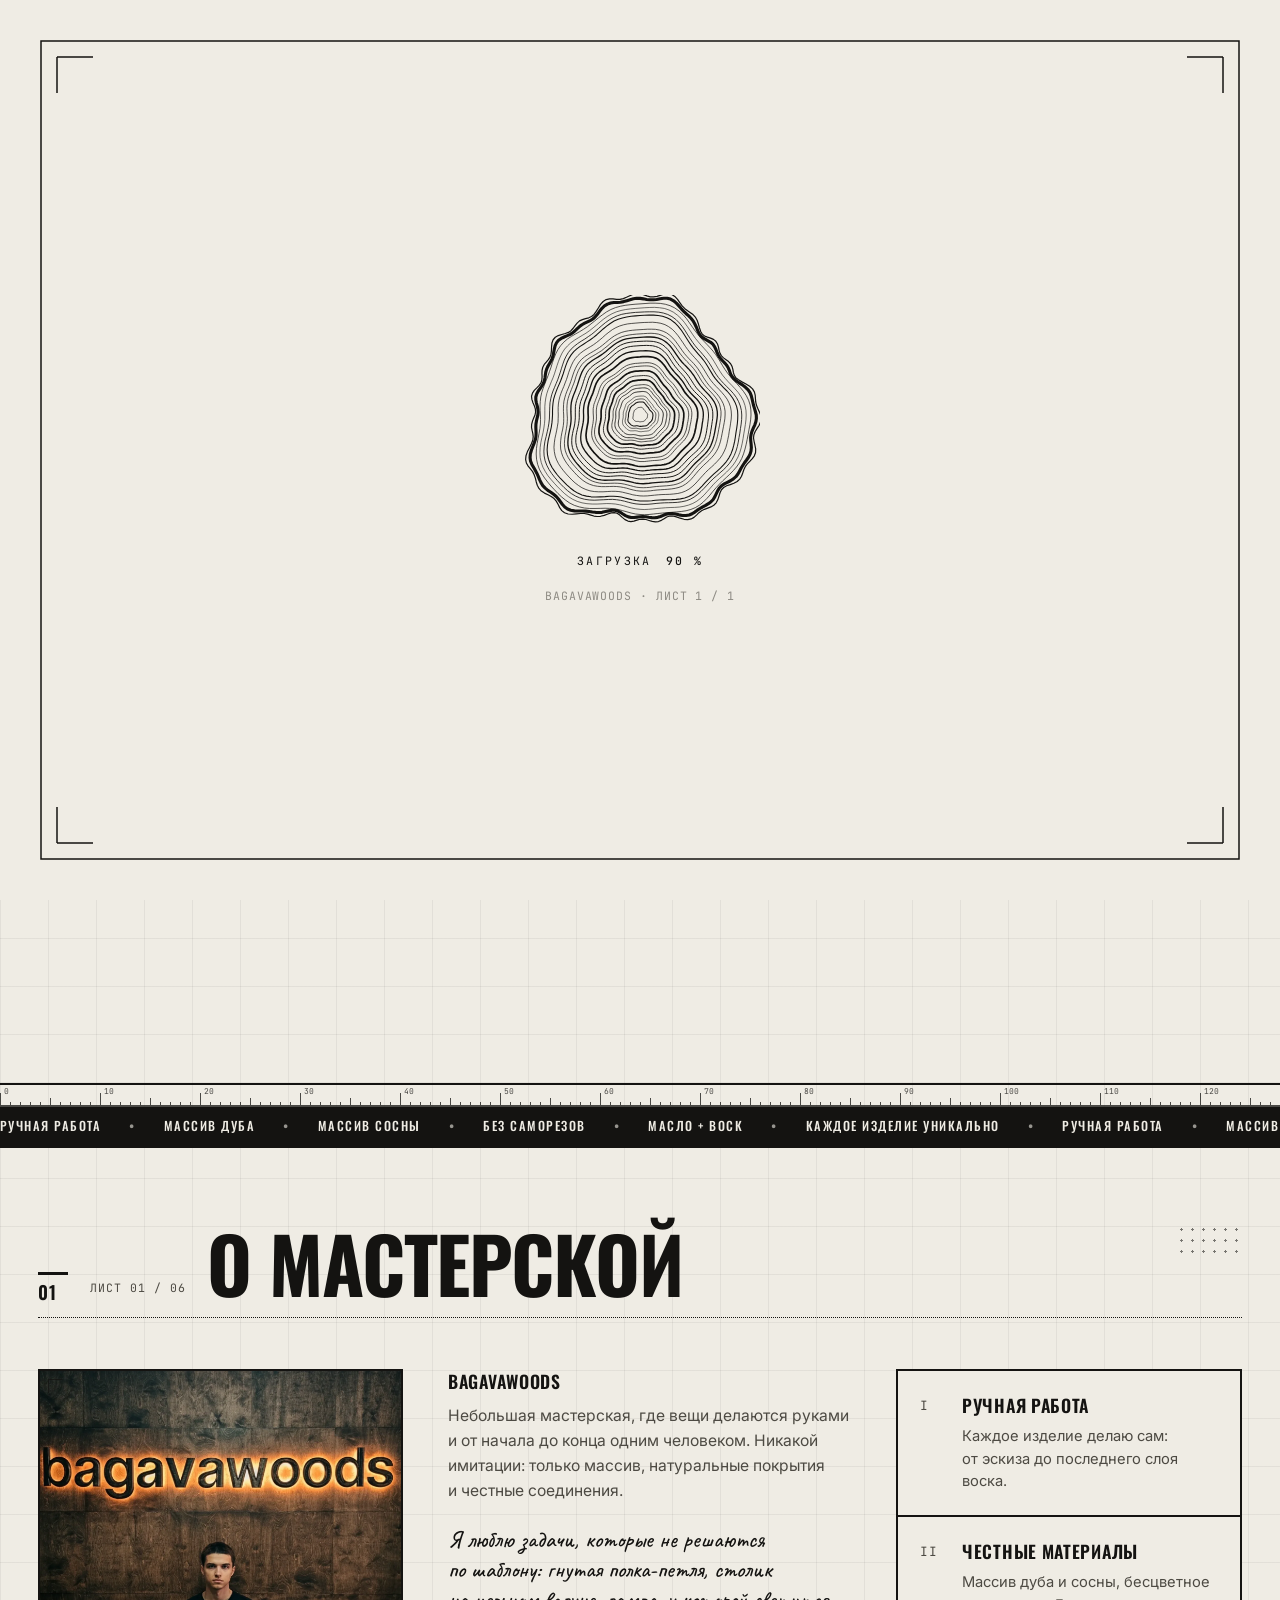
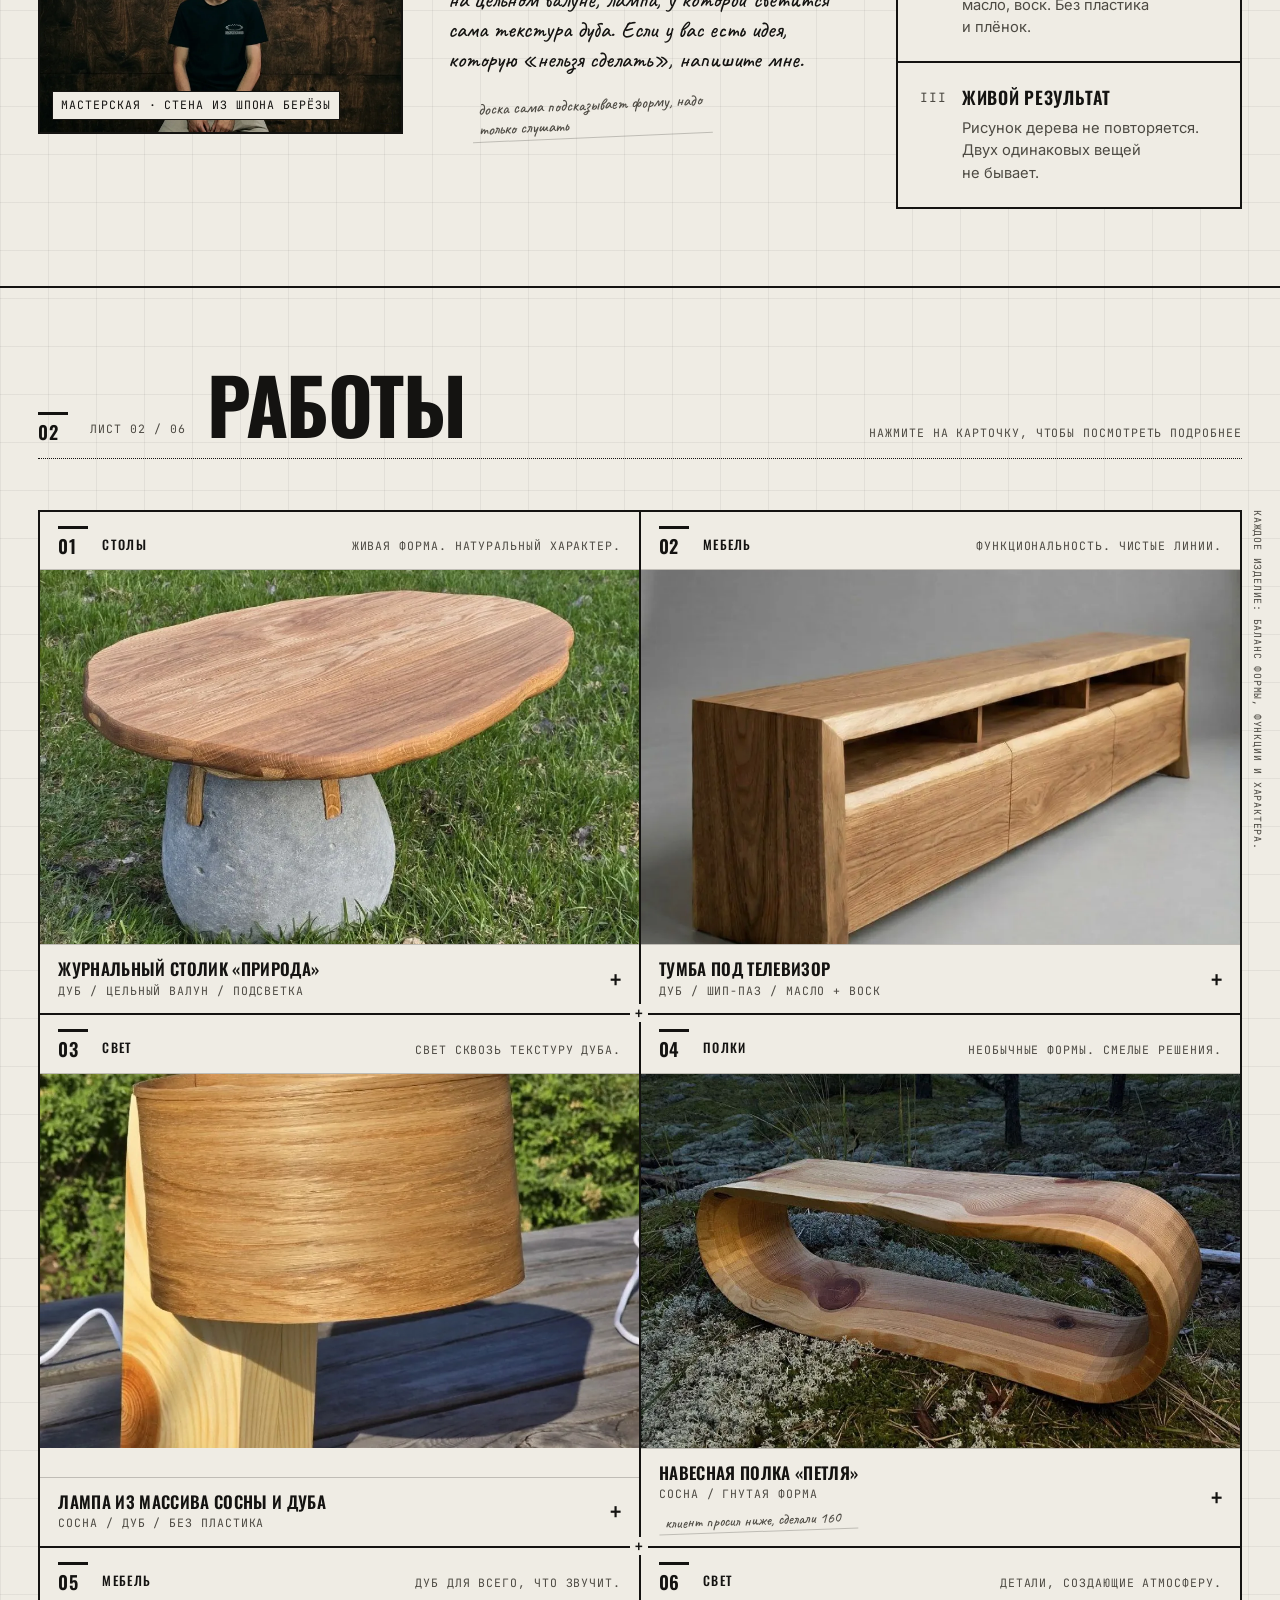
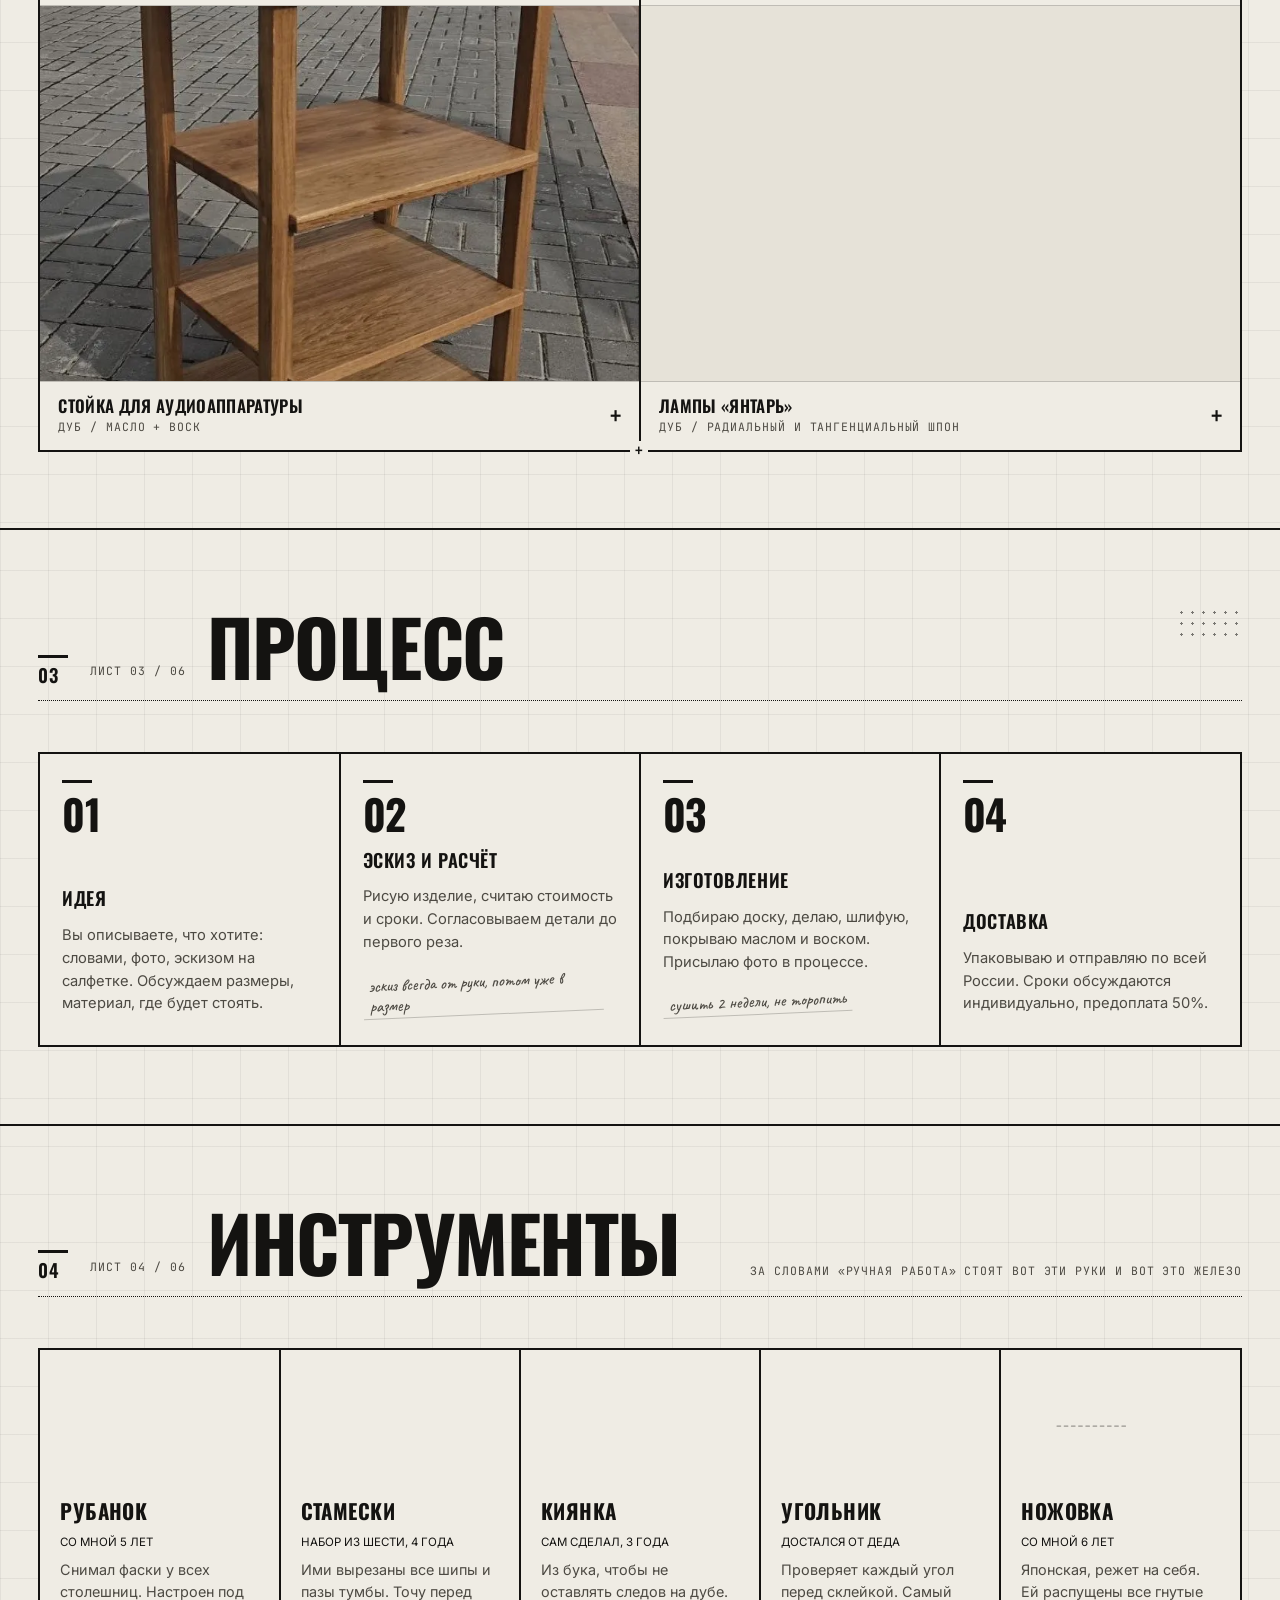
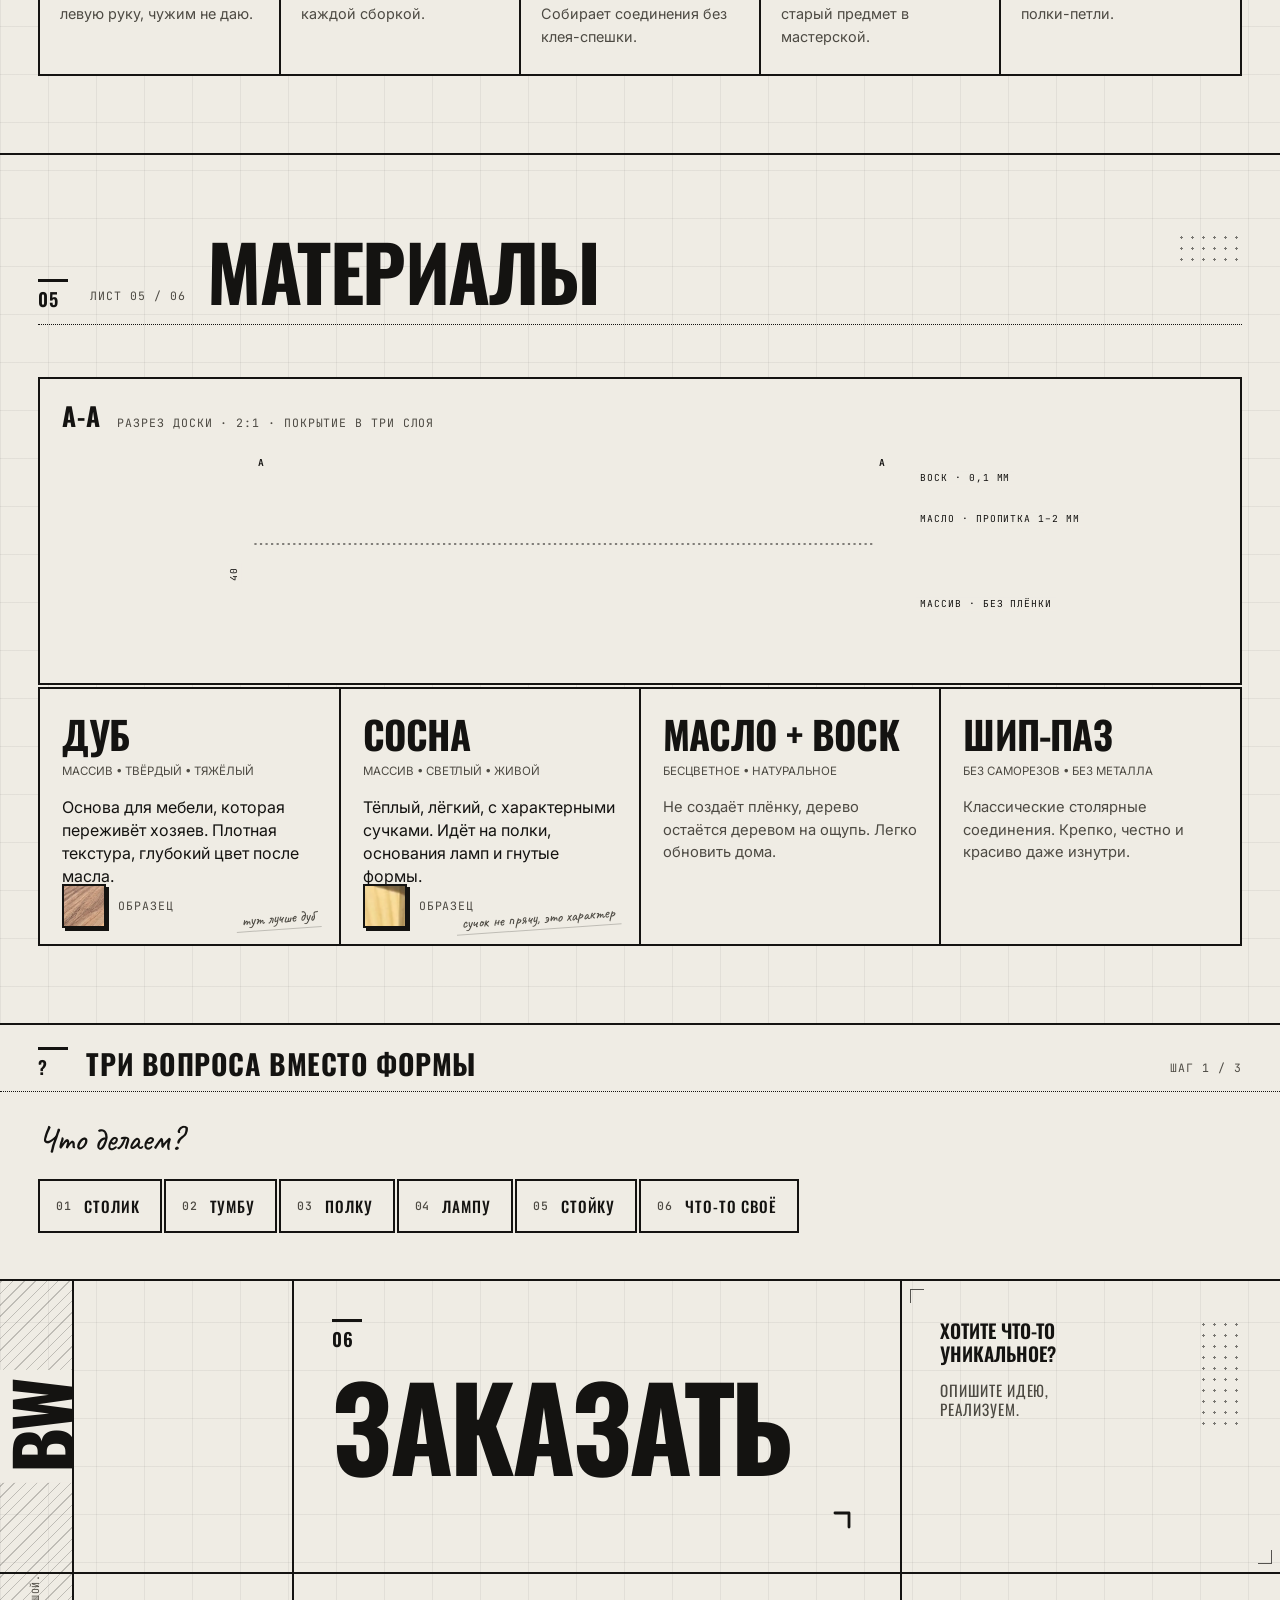
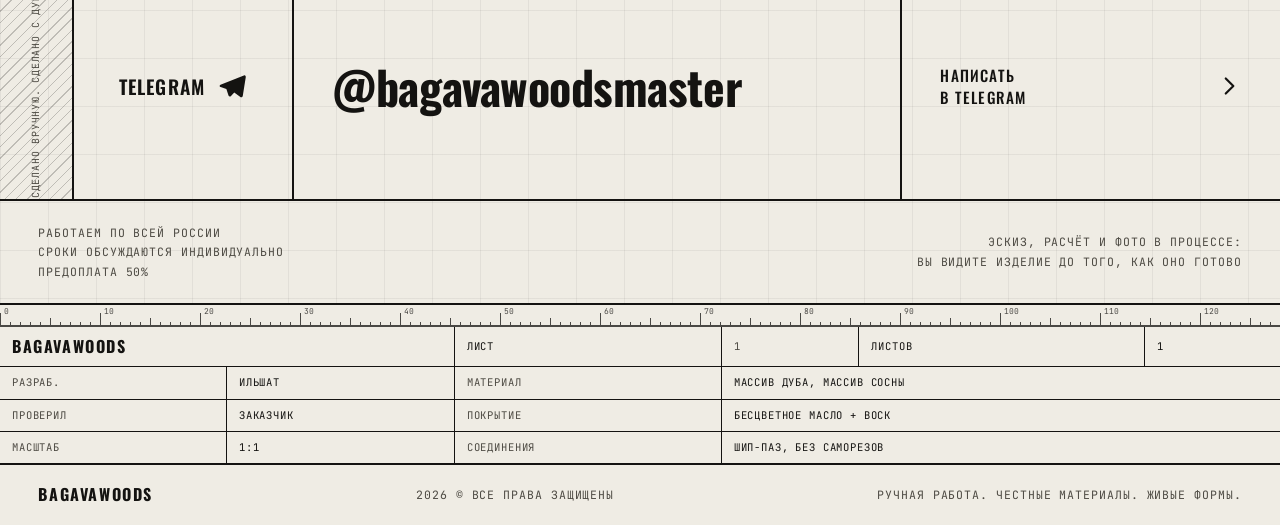
<file: index.html>
<!DOCTYPE html>
<html lang="ru" data-theme="day">
<head>
<meta charset="UTF-8">
<meta name="viewport" content="width=device-width, initial-scale=1.0">
<title>BAGAVAWOODS — столярная мастерская Ильшата</title>
<meta name="description" content="Столярная мастерская BAGAVAWOODS. Авторская мебель и светильники из массива дуба и сосны: журнальные столики, тумбы, полки, лампы. Ручная работа, честные материалы.">
<meta name="theme-color" content="#efece4">
<link rel="icon" href="data:image/svg+xml,%3Csvg xmlns=%27http://www.w3.org/2000/svg%27 viewBox=%270 0 64 64%27%3E%3Crect width=%2764%27 height=%2764%27 fill=%27%23efece4%27/%3E%3Ctext x=%2732%27 y=%2746%27 text-anchor=%27middle%27 font-family=%27Arial Narrow,Arial%27 font-weight=%27700%27 font-size=%2740%27 fill=%27%23141311%27%3EBW%3C/text%3E%3C/svg%3E">
<link rel="preconnect" href="https://fonts.googleapis.com">
<link rel="preconnect" href="https://fonts.gstatic.com" crossorigin>
<link href="https://fonts.googleapis.com/css2?family=Oswald:wght@400;500;600;700&family=Inter:wght@400;500&family=Caveat:wght@500;600&family=JetBrains+Mono:wght@400;500&display=swap" rel="stylesheet">
<link rel="stylesheet" href="style.css?v=34">
<script>
  (function(){try{var t=sessionStorage.getItem('bw-theme');if(!t){t='day';}document.documentElement.dataset.theme=t;}catch(e){}})();
</script>
</head>
<body>
<div class="grain" aria-hidden="true"></div>
<div class="loader" id="loader" aria-hidden="true">
  <svg class="loader__frame" id="loaderSvg" fill="none" stroke="currentColor" stroke-width="1.5"></svg>
  <div class="loader__core">
    <div class="loader__rings" id="loaderRings"></div>
    <div class="loader__txt mono"><span>загрузка</span><b id="loaderPct">00 %</b></div>
    <div class="loader__sub mono">bagavawoods · лист 1 / 1</div>
  </div>
</div>
<div class="toast" id="toast" hidden>
  <span class="hand">Уже вечер. Хочешь посмотреть, как сейчас лампа освещала бы твою комнату?</span>
  <button type="button" class="toast__btn" data-yes>да</button>
  <button type="button" class="toast__btn" data-no>нет</button>
</div>

<svg width="0" height="0" style="position:absolute" aria-hidden="true">
  <defs>
    <symbol id="i-chev" viewBox="0 0 24 24"><path d="M9 5l7 7-7 7" fill="none" stroke="currentColor" stroke-width="2" stroke-linecap="round" stroke-linejoin="round"/></symbol>
    <symbol id="i-plane" viewBox="0 0 24 24"><path d="M21.5 3.5L2.8 10.9c-.9.4-.9 1.6.1 1.9l4.6 1.5 1.7 5.3c.3.9 1.4 1.1 2 .4l2.6-2.8 4.9 3.6c.7.5 1.7.1 1.9-.8L23 4.9c.2-1-.7-1.8-1.5-1.4z" fill="currentColor"/></symbol>
  </defs>
</svg>

<!-- ================= HEADER ================= -->
<header class="header" id="top">
  <a class="logo" href="#top" aria-label="BAGAVAWOODS, на главную">
    <span class="logo__mark">BW</span>
    <span class="logo__text"><b>BAGAVAWOODS</b><small>столярная мастерская</small></span>
  </a>

  <nav class="nav" id="nav" aria-label="Разделы сайта">
    <a href="#about">О мастерской</a>
    <a href="#works">Работы</a>
    <a href="#process">Процесс</a>
    <a href="#tools">Инструменты</a>
    <a href="#materials">Материалы</a>
    <a href="#contact">Контакты</a>
  </nav>

  <div class="header__right">
    <button class="sound mono" id="soundBtn" type="button" aria-pressed="false" aria-label="Звук мастерской">
      <svg class="sound__ico sound__ico--off" viewBox="0 0 24 24" width="18" height="18" fill="none" stroke="currentColor" stroke-width="1.8" stroke-linecap="round" stroke-linejoin="round" aria-hidden="true"><path d="M3 9v6h4l5 4V5L7 9z"/><path d="M16 9l5 6M21 9l-5 6"/></svg>
      <svg class="sound__ico sound__ico--on" viewBox="0 0 24 24" width="18" height="18" fill="none" stroke="currentColor" stroke-width="1.8" stroke-linecap="round" stroke-linejoin="round" aria-hidden="true"><path d="M3 9v6h4l5 4V5L7 9z"/><path d="M15.5 8.5a5 5 0 0 1 0 7M18.5 5.5a9 9 0 0 1 0 13"/></svg>
      <span class="sound__lbl">звук: выкл</span>
    </button>
    <button class="toggle" id="themeToggle" type="button" role="switch" aria-checked="false" aria-label="Переключить день и ночь">
      <span class="toggle__track">
        <span class="toggle__icon toggle__icon--sun" aria-hidden="true">
          <svg viewBox="0 0 24 24" fill="none" stroke="currentColor" stroke-width="2" stroke-linecap="round"><circle cx="12" cy="12" r="4"/><path d="M12 2v2M12 20v2M4.9 4.9l1.4 1.4M17.7 17.7l1.4 1.4M2 12h2M20 12h2M4.9 19.1l1.4-1.4M17.7 6.3l1.4-1.4"/></svg>
        </span>
        <span class="toggle__icon toggle__icon--moon" aria-hidden="true">
          <svg viewBox="0 0 24 24" fill="none" stroke="currentColor" stroke-width="2" stroke-linecap="round" stroke-linejoin="round"><path d="M21 12.8A9 9 0 1 1 11.2 3a7 7 0 0 0 9.8 9.8z"/></svg>
        </span>
        <span class="toggle__knob" aria-hidden="true"></span>
      </span>
      <span class="toggle__label"><span>день</span> / <span>ночь</span></span>
    </button>
    <button class="burger" id="burger" type="button" aria-label="Открыть меню" aria-expanded="false" aria-controls="nav">
      <span class="burger__txt">меню</span><span class="burger__plus" aria-hidden="true">+</span>
    </button>
  </div>
</header>

<main class="frame">
<!-- ================= HERO ================= -->
<section class="hero" aria-labelledby="heroTitle">
  <div class="roll" id="roll" aria-hidden="true"><span class="roll__bar"></span><span class="roll__hint mono">прокрутите, чтобы развернуть лист</span></div>
  <div class="hero__title-wrap cell">
    <h1 class="hero__title" id="heroTitle">
      <span class="hero__line">Столярная</span>
      <span class="hero__line">мастерская</span>
      <span class="hero__line hero__line--brand">Bagavawoods</span>
    </h1>
    <div class="hero__draw" aria-hidden="true">
      <svg class="draw" viewBox="0 0 640 330" fill="none" stroke="currentColor" stroke-width="1.2" stroke-linejoin="round" stroke-linecap="round">
        <!-- центровые -->
        <g stroke-dasharray="14 4 2 4" opacity=".6" stroke-width="1">
          <path d="M152 52V306"/><path d="M480 60V300"/><path d="M370 180H590"/>
        </g>
        <!-- вид спереди: основание -->
        <rect x="120" y="120" width="64" height="170"/>
        <path d="M132 170c8 12 -6 26 2 40s-8 28 0 40" opacity=".5" stroke-width="1"/>
        <path d="M168 150c-8 14 6 30 -2 46s8 30 0 44" opacity=".5" stroke-width="1"/>
        <path d="M120 290H184"/>
        <!-- вид спереди: абажур -->
        <rect x="60" y="70" width="210" height="96" fill="var(--bg)"/>
        <path d="M60 76H270M60 160H270" opacity=".5" stroke-width="1"/>
        <path d="M76 84v74M92 82v78M108 84v74M236 84v74M252 82v78" opacity=".25" stroke-width="1"/>
        <!-- размеры спереди -->
        <path d="M30 70H52M30 290H52"/><path d="M40 70V290"/><path d="M36 74l4-4 4 4M36 286l4 4 4-4"/>
        <path d="M60 46V64M270 46V64"/><path d="M60 54H270"/><path d="M64 50l-4 4 4 4M266 50l4 4-4 4"/>
        <path d="M120 300V316M184 300V316"/><path d="M120 308H184"/><path d="M124 304l-4 4 4 4M180 304l4 4-4 4"/>
        <!-- позиции -->
        <circle cx="296" cy="96" r="9"/><path d="M270 110L287 100"/>
        <circle cx="216" cy="236" r="9"/><path d="M184 220L207 232"/>
        <!-- вид сверху -->
        <circle cx="480" cy="180" r="95"/><circle cx="480" cy="180" r="90"/>
        <path d="M480 275L480 270" stroke-width="2"/>
        <rect x="448" y="148" width="64" height="64" fill="var(--bg)"/>
        <path d="M448 160l12-12M448 176l28-28M448 192l44-44M448 208l60-60M460 212l52-52M476 212l36-36M492 212l20-20M508 212l4-4" opacity=".6" stroke-width="1"/>
        <path d="M385 292V308M575 292V308"/><path d="M385 300H575"/><path d="M389 296l-4 4 4 4M571 296l4 4-4 4"/>
        <circle cx="612" cy="104" r="9"/><path d="M563 116L603 106"/>
      </svg>
      <div class="hero__draw-labels mono">
        <span class="hero__draw-t">лампа · массив сосны / шпон дуба · м 1:2</span>
        <span class="hero__draw-a">240</span><span class="hero__draw-b">ø 180</span><span class="hero__draw-c">70</span><span class="hero__draw-d">ø 180</span>
        <span class="hero__draw-p1">1</span><span class="hero__draw-p2">2</span><span class="hero__draw-p3">1</span>
        <span class="hero__draw-f">вид спереди</span><span class="hero__draw-g">вид сверху</span>
      </div>
    </div>
    <p class="hero__sub">Авторские изделия<br>из&nbsp;дерева</p>
  </div>

  <div class="hero__side">
    <figure class="hero__photo cell swap">
      <img class="swap__day" src="img/lamp-1-day.webp" alt="Настольная лампа из массива сосны с дубовым абажуром, дневной свет" width="1050" height="1400">
      <img class="swap__night" src="img/lamp-1-night.webp" alt="Та же лампа включена ночью, абажур светится янтарным светом" width="1050" height="1400">
      <figcaption class="hero__photo-cap">
        <span class="mono">не повторяем.<br>создаём.</span>
        <span class="dots dots--sm" aria-hidden="true"></span>
      </figcaption>
      <svg class="leaders" id="leaders" aria-hidden="true"></svg>
      <span class="callout callout--a mono" data-x="58" data-y="40" aria-hidden="true">поз. 1<br>абажур: шпон дуба</span>
      <span class="callout callout--b mono" data-x="38" data-y="78" aria-hidden="true">поз. 2<br>основание: массив сосны</span>
      <span class="marks" aria-hidden="true"></span>
    </figure>

    <div class="hero__note cell"><span class="marks" aria-hidden="true"></span>
      <p class="hand">Привет, я Ильшат.<br>Мне 21 год.<br>Берусь за то, от чего другие отказываются: сложные конструкции, необычные формы, <u>смелые идеи.</u></p>
      <span class="hand hero__sign">Ильшат.</span>
      <span class="dots dots--col" aria-hidden="true"></span>
      <button class="voice" id="voiceBtn" type="button" aria-label="Послушать голос мастера">
        <svg class="voice__play" viewBox="0 0 24 24" width="14" height="14"><path d="M7 5v14l11-7z" fill="currentColor"/></svg>
        <span class="voice__bars" aria-hidden="true"><i></i><i></i><i></i><i></i><i></i></span>
        <span class="mono">послушать</span>
      </button>
      <audio id="voice" src="audio/voice.mp3" preload="none"></audio>
    </div>
  </div>

  <div class="hero__bottom">
    <a class="hero__index cell" href="#about">
      <span class="num">01</span>
      <span class="hero__index-label">О мастерской</span>
      <svg class="ico" width="22" height="22"><use href="#i-chev"/></svg>
    </a>
    <div class="hero__draft cell" aria-hidden="true">
      <svg class="dovetail draw" viewBox="0 0 320 130" fill="none" stroke="currentColor" stroke-width="1.3" stroke-linejoin="round">
        <!-- доска с шипами (торец, штриховка) -->
        <rect x="200" y="12" width="60" height="100"/>
        <path d="M200 24l12-12M200 40l28-28M200 56l44-44M200 72l60-60M200 88l60-60M200 104l60-60M212 112l48-48M228 112l32-32M244 112l16-16" opacity=".55" stroke-width="1"/>
        <!-- доска с ласточкиными хвостами -->
        <path d="M10 30H200V36L260 30V50L200 46V56L260 50V70L200 66V76L260 70V90L200 86V94H10Z" fill="var(--bg)"/>
        <path d="M10 30V94" stroke-dasharray="4 3" opacity=".6"/>
        <path d="M30 40c30 6 60 -4 90 2s50 8 74 2" opacity=".4" stroke-width="1"/>
        <path d="M30 60c30 -6 60 4 90 -2s50 -8 74 -2" opacity=".4" stroke-width="1"/>
        <path d="M30 80c30 6 60 -4 90 2s50 8 74 2" opacity=".4" stroke-width="1"/>
        <!-- размер -->
        <path d="M200 118V126M260 118V126M200 122H260M204 118l-4 4 4 4M256 118l4 4-4 4"/>
        <path d="M268 30H284M268 50H284M276 30V50M272 34l4-4 4 4M272 46l4 4 4-4"/>
      </svg>
      <div class="hero__draft-labels mono">
        <span class="hero__draft-t">соединение «ласточкин хвост» · без саморезов</span>
        <span class="hero__draft-a">60</span><span class="hero__draft-b">1:6</span>
      </div>
    </div>
    <div class="hero__claim cell">
      <span class="hero__claim-big">Дерево</span>
      <span class="hero__claim-small">которое удивляет</span>
    </div>
    <div class="hero__stat cell">
      <b>21</b>
      <span class="mono">год<br>опыта идей<br>и дерева</span>
    </div>
  </div>

  <span class="vtext vtext--left mono" aria-hidden="true">ручная работа. честные материалы. живой результат.</span>
  <span class="vtext vtext--right mono" aria-hidden="true">bagavawoods</span>
</section>

<div class="ruler" aria-hidden="true"></div>

<!-- ================= MARQUEE ================= -->
<div class="marquee" aria-hidden="true">
  <div class="marquee__track">
    <span>Ручная работа</span><i>•</i><span>Массив дуба</span><i>•</i><span>Массив сосны</span><i>•</i><span>Без саморезов</span><i>•</i><span>Масло + воск</span><i>•</i><span>Каждое изделие уникально</span><i>•</i>
    <span>Ручная работа</span><i>•</i><span>Массив дуба</span><i>•</i><span>Массив сосны</span><i>•</i><span>Без саморезов</span><i>•</i><span>Масло + воск</span><i>•</i><span>Каждое изделие уникально</span><i>•</i>
  </div>
</div>

<!-- ================= ABOUT ================= -->
<section class="section about" id="about" aria-labelledby="aboutTitle">
  <header class="section__head">
    <span class="num">01</span>
    <span class="sheet mono">лист 01 / 06</span>
    <h2 class="section__title" id="aboutTitle">О мастерской</h2>
    <span class="dots dots--sm section__dots" aria-hidden="true"></span>
  </header>

  <div class="about__grid">
    <figure class="about__photo cell">
      <img src="img/ilshat.webp" alt="Ильшат в мастерской на фоне вывески bagavawoods из дерева с тёплой подсветкой" width="1400" height="1400" loading="lazy" decoding="async">
      <span class="marks" aria-hidden="true"></span>
      <figcaption class="about__photo-cap mono">мастерская · стена из шпона берёзы</figcaption>
    </figure>
    <div class="about__text">
      <h3 class="about__h">BAGAVAWOODS</h3>
      <p class="about__p">Небольшая мастерская, где вещи делаются руками и&nbsp;от&nbsp;начала до&nbsp;конца одним человеком. Никакой имитации: только массив, натуральные покрытия и&nbsp;честные соединения.</p>
      <p class="about__hand hand">Я&nbsp;люблю задачи, которые не&nbsp;решаются по&nbsp;шаблону: гнутая полка-петля, столик на&nbsp;цельном валуне, лампа, у&nbsp;которой светится сама текстура дуба. Если у&nbsp;вас есть идея, которую «нельзя сделать», напишите мне.</p>
      <span class="pnote hand">доска сама подсказывает форму, надо только слушать</span>
    </div>
    <ul class="principles" role="list">
      <li>
        <span class="principles__n mono">i</span>
        <h3>Ручная работа</h3>
        <p>Каждое изделие делаю сам: от&nbsp;эскиза до&nbsp;последнего слоя воска.</p>
      </li>
      <li>
        <span class="principles__n mono">ii</span>
        <h3>Честные материалы</h3>
        <p>Массив дуба и&nbsp;сосны, бесцветное масло, воск. Без пластика и&nbsp;плёнок.</p>
      </li>
      <li>
        <span class="principles__n mono">iii</span>
        <h3>Живой результат</h3>
        <p>Рисунок дерева не&nbsp;повторяется. Двух одинаковых вещей не&nbsp;бывает.</p>
      </li>
    </ul>
  </div>
</section>

<!-- ================= WORKS ================= -->
<section class="section works" id="works" aria-labelledby="worksTitle">
  <header class="section__head">
    <span class="num">02</span>
    <span class="sheet mono">лист 02 / 06</span>
    <h2 class="section__title" id="worksTitle">Работы</h2>
    <p class="section__hint mono">нажмите на карточку, чтобы посмотреть подробнее</p>
  </header>

  <div class="works__wrap">
    <div class="works__grid" id="worksGrid">
      <!-- cards are rendered by main.js from PRODUCTS -->
    </div>
    <span class="vtext vtext--works mono" aria-hidden="true">каждое изделие: баланс формы, функции и характера.</span>
  </div>
</section>

<!-- ================= PROCESS ================= -->
<section class="section process" id="process" aria-labelledby="processTitle">
  <header class="section__head">
    <span class="num">03</span>
    <span class="sheet mono">лист 03 / 06</span>
    <h2 class="section__title" id="processTitle">Процесс</h2>
    <span class="dots dots--sm section__dots" aria-hidden="true"></span>
  </header>
  <ol class="steps" role="list">
    <li class="steps__item">
      <span class="steps__n">01</span>
      <h3>Идея</h3>
      <p>Вы описываете, что хотите: словами, фото, эскизом на салфетке. Обсуждаем размеры, материал, где будет стоять.</p>
    </li>
    <li class="steps__item">
      <span class="steps__n">02</span>
      <h3>Эскиз и расчёт</h3>
      <p>Рисую изделие, считаю стоимость и сроки. Согласовываем детали до первого реза.</p>
      <span class="pnote hand">эскиз всегда от руки, потом уже в размер</span>
    </li>
    <li class="steps__item">
      <span class="steps__n">03</span>
      <h3>Изготовление</h3>
      <p>Подбираю доску, делаю, шлифую, покрываю маслом и воском. Присылаю фото в процессе.</p>
      <span class="pnote hand">сушить 2 недели, не торопить</span>
    </li>
    <li class="steps__item">
      <span class="steps__n">04</span>
      <h3>Доставка</h3>
      <p>Упаковываю и отправляю по всей России. Сроки обсуждаются индивидуально, предоплата 50%.</p>
    </li>
  </ol>
</section>


<!-- ================= TOOLS ================= -->
<section class="section tools" id="tools" aria-labelledby="toolsTitle">
  <header class="section__head">
    <span class="num">04</span>
    <span class="sheet mono">лист 04 / 06</span>
    <h2 class="section__title" id="toolsTitle">Инструменты</h2>
    <p class="section__hint mono">за словами «ручная работа» стоят вот эти руки и вот это железо</p>
  </header>
  <ul class="tools__grid" role="list">
    <li class="tool">
      <svg class="tool__svg draw" viewBox="0 0 220 120" fill="none" stroke="currentColor" stroke-width="1.4" stroke-linejoin="round" stroke-linecap="round">
        <path d="M20 88h180l-14 16H34z"/><path d="M20 88L40 60h140l20 28"/><path d="M40 60v-8h140v8"/>
        <path d="M84 52V30a10 10 0 0 1 20 0v22"/><path d="M130 52l10-30 8 4-8 26"/><path d="M96 88l6-10h18l6 10" opacity=".6"/>
        <path d="M60 104v6M120 104v6M170 104v6" opacity=".5"/>
      </svg>
      <h3>Рубанок</h3>
      <p class="mono tool__meta">со мной 5 лет</p>
      <p>Снимал фаски у всех столешниц. Настроен под левую руку, чужим не даю.</p>
    </li>
    <li class="tool">
      <svg class="tool__svg draw" viewBox="0 0 220 120" fill="none" stroke="currentColor" stroke-width="1.4" stroke-linejoin="round" stroke-linecap="round">
        <path d="M24 44h60l6 6-6 6H24z"/><path d="M84 47l100 3-100 3"/><path d="M184 50l14-3v6z"/>
        <path d="M24 78h56l8 5-8 5H24z"/><path d="M80 80l104 3-104 3"/><path d="M184 83l14-3v6z"/>
        <path d="M32 44v12M40 44v12M48 44v12" opacity=".35"/><path d="M32 78v10M40 78v10M48 78v10" opacity=".35"/>
      </svg>
      <h3>Стамески</h3>
      <p class="mono tool__meta">набор из шести, 4 года</p>
      <p>Ими вырезаны все шипы и пазы тумбы. Точу перед каждой сборкой.</p>
    </li>
    <li class="tool">
      <svg class="tool__svg draw" viewBox="0 0 220 120" fill="none" stroke="currentColor" stroke-width="1.4" stroke-linejoin="round" stroke-linecap="round">
        <path d="M60 22h100v40H60z"/><path d="M70 22v40M150 22v40" opacity=".5"/>
        <path d="M104 62v40h12V62"/><path d="M104 102a6 6 0 0 0 12 0"/>
        <path d="M80 30c10 4 20-4 30 0s20-4 30 0" opacity=".4"/><path d="M80 52c10 4 20-4 30 0s20-4 30 0" opacity=".4"/>
      </svg>
      <h3>Киянка</h3>
      <p class="mono tool__meta">сам сделал, 3 года</p>
      <p>Из бука, чтобы не оставлять следов на дубе. Собирает соединения без клея-спешки.</p>
    </li>
    <li class="tool">
      <svg class="tool__svg draw" viewBox="0 0 220 120" fill="none" stroke="currentColor" stroke-width="1.4" stroke-linejoin="round" stroke-linecap="round">
        <path d="M30 20h24v80h140v14H30z"/><path d="M54 100V34" opacity=".5"/>
        <path d="M70 100v-6M86 100v-10M102 100v-6M118 100v-10M134 100v-6M150 100v-10M166 100v-6M182 100v-10"/>
        <path d="M40 30h8M40 42h14M40 54h8M40 66h14M40 78h8M40 90h14"/>
      </svg>
      <h3>Угольник</h3>
      <p class="mono tool__meta">достался от деда</p>
      <p>Проверяет каждый угол перед склейкой. Самый старый предмет в мастерской.</p>
    </li>
    <li class="tool">
      <svg class="tool__svg draw" viewBox="0 0 220 120" fill="none" stroke="currentColor" stroke-width="1.4" stroke-linejoin="round" stroke-linecap="round">
        <path d="M20 40h150l30 40H20z"/>
        <path d="M20 80l6-5 6 5 6-5 6 5 6-5 6 5 6-5 6 5 6-5 6 5 6-5 6 5 6-5 6 5 6-5 6 5 6-5 6 5 6-5 6 5 6-5 6 5 6-5 6 5 6-5 6 5"/>
        <path d="M170 40h22a8 8 0 0 1 8 8v40a8 8 0 0 1-8 8h-22"/><path d="M178 52h14v28h-14z"/>
        <path d="M40 60h80" opacity=".4" stroke-dasharray="4 4"/>
      </svg>
      <h3>Ножовка</h3>
      <p class="mono tool__meta">со мной 6 лет</p>
      <p>Японская, режет на себя. Ей распущены все гнутые полки-петли.</p>
    </li>
    <li class="tool tool--empty" aria-hidden="true"><span class="marks"></span></li>
  </ul>
</section>

<!-- ================= MATERIALS ================= -->
<section class="section materials" id="materials" aria-labelledby="materialsTitle">
  <header class="section__head">
    <span class="num">05</span>
    <span class="sheet mono">лист 05 / 06</span>
    <h2 class="section__title" id="materialsTitle">Материалы</h2>
    <span class="dots dots--sm section__dots" aria-hidden="true"></span>
  </header>
  <div class="aa" aria-label="Разрез доски А-А">
    <div class="aa__head">
      <span class="aa__title">А-А</span>
      <span class="mono">разрез доски · 2:1 · покрытие в три слоя</span>
    </div>
    <div class="aa__fig">
    <svg class="aa__svg draw" viewBox="0 0 640 210" fill="none" stroke="currentColor" stroke-width="1.2" stroke-linejoin="round">
      <!-- линии сечения -->
      <path d="M40 30v22M600 30v22" stroke-width="2.4"/><path d="M28 36h24M588 36h24" stroke-width="2.4"/>
      <!-- доска -->
      <rect x="40" y="70" width="560" height="100" stroke-width="1.8"/>
      <!-- воск -->
      <path d="M40 76H600" stroke-width="1"/>
      <path d="M48 73h4M60 73h4M72 73h4M84 73h4M96 73h4M108 73h4M120 73h4M132 73h4M144 73h4M156 73h4M168 73h4M180 73h4M192 73h4M204 73h4M216 73h4M228 73h4M240 73h4M252 73h4M264 73h4M276 73h4M288 73h4M300 73h4M312 73h4M324 73h4M336 73h4M348 73h4M360 73h4M372 73h4M384 73h4M396 73h4M408 73h4M420 73h4M432 73h4M444 73h4M456 73h4M468 73h4M480 73h4M492 73h4M504 73h4M516 73h4M528 73h4M540 73h4M552 73h4M564 73h4M576 73h4M588 73h4" stroke-width="1.6"/>
      <!-- масло, пропитка -->
      <path d="M40 92H600" stroke-width="1" stroke-dasharray="2 3"/>
      <path d="M52 82l3 4M70 86l3 4M88 80l3 4M106 85l3 4M124 81l3 4M142 87l3 4M160 82l3 4M178 85l3 4M196 80l3 4M214 86l3 4M232 82l3 4M250 85l3 4M268 81l3 4M286 87l3 4M304 82l3 4M322 85l3 4M340 80l3 4M358 86l3 4M376 82l3 4M394 85l3 4M412 81l3 4M430 87l3 4M448 82l3 4M466 85l3 4M484 80l3 4M502 86l3 4M520 82l3 4M538 85l3 4M556 81l3 4M574 87l3 4M590 83l3 4" stroke-width="1" opacity=".7"/>
      <!-- массив: годовые слои (поперечный разрез по ГОСТ 2.306) -->
      <g stroke-width="1" opacity=".75">
        <path d="M40 168c120-40 240-40 360-8 60 16 120 20 200 10"/>
        <path d="M40 156c110-36 220-38 340-10 62 14 130 18 220 8"/>
        <path d="M40 144c100-32 200-34 320-12 64 12 140 16 240 6"/>
        <path d="M40 132c92-28 184-30 300-14 66 10 150 14 260 4"/>
        <path d="M40 120c84-24 168-26 280-16 68 8 160 12 280 2"/>
        <path d="M40 108c76-20 152-22 260-16 70 6 170 10 300 0"/>
        <path d="M40 98c66-14 132-16 240-14 72 4 180 8 320-2"/>
      </g>
      <!-- выноски -->
      <path d="M600 73h30M630 73v-40h4" /><circle cx="600" cy="73" r="2" fill="currentColor" stroke="none"/>
      <path d="M600 84h30M630 84v-14" /><circle cx="600" cy="84" r="2" fill="currentColor" stroke="none"/>
      <path d="M600 130h30M630 130v16h4" /><circle cx="600" cy="130" r="2" fill="currentColor" stroke="none"/>
      <!-- размер толщины -->
      <path d="M14 70h18M14 170h18M22 70v100"/><path d="M18 74l4-4 4 4M18 166l4 4 4-4"/>
    </svg>
    <div class="aa__labels mono">
      <span class="aa__l1">воск · 0,1 мм</span>
      <span class="aa__l2">масло · пропитка 1–2 мм</span>
      <span class="aa__l3">массив · без плёнки</span>
      <span class="aa__l4">40</span>
      <span class="aa__la">А</span><span class="aa__lb">А</span>
    </div>
    </div>
    <p class="aa__legend mono">воск 0,1 мм · масло, пропитка 1–2 мм · массив без плёнки · толщина 40</p>
  </div>

  <div class="materials__grid">
    <article class="mat mat--tex">
      <h3>Дуб</h3>
      <p class="mono mat__tag">массив • твёрдый • тяжёлый</p>
      <p>Основа для мебели, которая переживёт хозяев. Плотная текстура, глубокий цвет после масла.</p>
      <button class="sample sample--oak" type="button" aria-label="Образец дуба, показать текстуру"><span class="mono">образец</span></button>
      <div class="mat__tex mat__tex--oak">
        <div class="mat__tex-txt">
          <b>Дуб</b>
          <span><i>пахнет</i> сухая кора, чуть дым</span>
          <span><i>вес</i> около 700 кг/м³, тяжёлый</span>
          <span><i>после масла</i> тёплый мёд, тёмные поры</span>
        </div>
      </div>
      <span class="pnote hand">тут лучше дуб</span>
    </article>
    <article class="mat mat--tex">
      <h3>Сосна</h3>
      <p class="mono mat__tag">массив • светлый • живой</p>
      <p>Тёплый, лёгкий, с характерными сучками. Идёт на полки, основания ламп и гнутые формы.</p>
      <button class="sample sample--pine" type="button" aria-label="Образец сосны, показать текстуру"><span class="mono">образец</span></button>
      <div class="mat__tex mat__tex--pine">
        <div class="mat__tex-txt">
          <b>Сосна</b>
          <span><i>пахнет</i> смола, хвоя, тёплое дерево</span>
          <span><i>вес</i> около 500 кг/м³, лёгкая</span>
          <span><i>после масла</i> золотистая, рисунок ярче</span>
        </div>
      </div>
      <span class="pnote hand">сучок не прячу, это характер</span>
    </article>
    <article class="mat">
      <h3>Масло + воск</h3>
      <p class="mono mat__tag">бесцветное • натуральное</p>
      <p>Не создаёт плёнку, дерево остаётся деревом на ощупь. Легко обновить дома.</p>
    </article>
    <article class="mat">
      <h3>Шип-паз</h3>
      <p class="mono mat__tag">без саморезов • без металла</p>
      <p>Классические столярные соединения. Крепко, честно и красиво даже изнутри.</p>
    </article>
  </div>
</section>

<!-- ================= ORDER / CONTACT ================= -->
<section class="order" id="contact" aria-labelledby="orderTitle">
  <div class="wizard" id="wizard">
    <div class="wizard__head">
      <span class="num">?</span>
      <span class="wizard__title">Три вопроса вместо формы</span>
      <span class="wizard__step mono" id="wizStep">шаг 1 / 3</span>
    </div>
    <div class="wizard__body">
      <p class="wizard__q hand" id="wizQ"></p>
      <div class="wizard__opts" id="wizOpts"></div>
      <div class="wizard__done" id="wizDone" hidden>
        <p class="wizard__text hand" id="wizText"></p>
        <div class="wizard__actions">
          <a class="btn" id="wizSend" href="https://t.me/bagavawoodsmaster" target="_blank" rel="noopener">Отправить в Telegram <svg class="ico" width="18" height="18"><use href="#i-chev"/></svg></a>
          <button class="wizard__reset mono" id="wizReset" type="button">начать заново</button>
        </div>
      </div>
    </div>
    <div class="wizard__trail mono" id="wizTrail" aria-live="polite"></div>
  </div>
  <div class="order__grid">
    <div class="order__bw cell" aria-hidden="true"><span>BW</span></div>
    <div class="order__rings cell" aria-hidden="true">
      <svg class="rings-svg draw" viewBox="0 0 200 200" fill="none" stroke="currentColor" stroke-linejoin="round" aria-hidden="true"><path d="M106.4 100.0 L106.3 100.3 L106.3 100.6 L106.3 100.8 L106.2 101.1 L106.2 101.4 L106.1 101.7 L106.1 102.0 L106.0 102.2 L105.9 102.5 L105.7 102.7 L105.5 103.0 L105.3 103.2 L105.1 103.4 L104.9 103.6 L104.7 103.8 L104.5 103.9 L104.3 104.1 L104.2 104.3 L104.0 104.6 L103.8 104.8 L103.6 104.9 L103.4 105.1 L103.1 105.2 L102.9 105.3 L102.6 105.4 L102.3 105.4 L102.0 105.5 L101.8 105.5 L101.5 105.5 L101.3 105.5 L101.0 105.6 L100.8 105.6 L100.5 105.6 L100.3 105.7 L100.0 105.6 L99.7 105.6 L99.5 105.6 L99.3 105.5 L99.0 105.4 L98.8 105.4 L98.5 105.3 L98.3 105.3 L98.0 105.3 L97.7 105.4 L97.4 105.4 L97.1 105.4 L96.8 105.3 L96.5 105.3 L96.2 105.2 L96.0 105.0 L95.7 104.9 L95.5 104.7 L95.3 104.5 L95.1 104.3 L94.9 104.1 L94.7 103.9 L94.5 103.6 L94.4 103.4 L94.2 103.1 L94.1 102.8 L94.1 102.5 L94.1 102.2 L94.1 101.9 L94.2 101.6 L94.2 101.3 L94.3 101.0 L94.3 100.8 L94.4 100.5 L94.4 100.3 L94.4 100.0 L94.4 99.7 L94.4 99.5 L94.4 99.2 L94.4 99.0 L94.5 98.7 L94.6 98.5 L94.6 98.3 L94.7 98.0 L94.8 97.8 L94.9 97.5 L95.0 97.3 L95.0 97.0 L95.1 96.8 L95.2 96.5 L95.3 96.3 L95.5 96.0 L95.7 95.8 L95.9 95.7 L96.1 95.5 L96.3 95.4 L96.5 95.2 L96.8 95.1 L97.0 94.9 L97.2 94.8 L97.4 94.6 L97.6 94.4 L97.8 94.2 L98.1 94.1 L98.3 93.9 L98.6 93.8 L98.9 93.8 L99.1 93.7 L99.4 93.7 L99.7 93.7 L100.0 93.6 L100.3 93.6 L100.6 93.6 L100.9 93.6 L101.2 93.6 L101.4 93.7 L101.7 93.8 L102.0 93.9 L102.2 94.1 L102.4 94.3 L102.6 94.6 L102.8 94.8 L103.0 95.0 L103.1 95.3 L103.3 95.5 L103.5 95.7 L103.6 95.8 L103.8 96.0 L104.0 96.2 L104.1 96.4 L104.3 96.6 L104.4 96.8 L104.5 97.0 L104.7 97.2 L104.8 97.4 L104.9 97.6 L105.1 97.8 L105.3 98.0 L105.5 98.2 L105.7 98.4 L105.9 98.6 L106.1 98.9 L106.2 99.2 L106.3 99.4 L106.4 99.7Z" stroke-width="0.6"/><path d="M110.8 100.0 L110.8 100.5 L110.7 101.0 L110.7 101.4 L110.6 101.9 L110.5 102.4 L110.5 102.9 L110.3 103.4 L110.2 103.8 L110.0 104.3 L109.7 104.7 L109.4 105.1 L109.1 105.4 L108.8 105.8 L108.4 106.1 L108.0 106.4 L107.7 106.7 L107.4 107.1 L107.1 107.4 L106.8 107.8 L106.5 108.1 L106.1 108.4 L105.7 108.7 L105.3 108.9 L104.8 109.0 L104.4 109.1 L103.9 109.2 L103.5 109.2 L103.0 109.2 L102.6 109.3 L102.1 109.3 L101.7 109.4 L101.3 109.4 L100.9 109.5 L100.4 109.5 L100.0 109.5 L99.6 109.4 L99.2 109.3 L98.8 109.2 L98.3 109.1 L97.9 109.0 L97.5 109.0 L97.1 109.0 L96.6 109.0 L96.1 109.1 L95.6 109.1 L95.1 109.1 L94.6 109.1 L94.1 109.0 L93.6 108.8 L93.2 108.6 L92.7 108.3 L92.3 108.0 L92.0 107.7 L91.6 107.3 L91.3 107.0 L90.9 106.6 L90.6 106.2 L90.3 105.8 L90.1 105.3 L90.0 104.8 L89.9 104.3 L89.9 103.8 L90.0 103.3 L90.1 102.7 L90.2 102.2 L90.3 101.8 L90.4 101.3 L90.4 100.9 L90.4 100.4 L90.4 100.0 L90.4 99.6 L90.5 99.1 L90.5 98.7 L90.6 98.3 L90.7 97.9 L90.8 97.5 L91.0 97.1 L91.2 96.7 L91.3 96.3 L91.4 95.9 L91.5 95.4 L91.6 95.0 L91.8 94.6 L91.9 94.1 L92.1 93.7 L92.4 93.4 L92.7 93.0 L93.0 92.7 L93.4 92.4 L93.8 92.2 L94.1 91.9 L94.5 91.7 L94.9 91.4 L95.2 91.1 L95.6 90.8 L95.9 90.5 L96.3 90.2 L96.7 89.9 L97.1 89.7 L97.6 89.5 L98.1 89.4 L98.5 89.3 L99.0 89.2 L99.5 89.2 L100.0 89.1 L100.5 89.1 L101.0 89.1 L101.5 89.1 L102.0 89.1 L102.5 89.2 L102.9 89.4 L103.4 89.7 L103.8 90.0 L104.1 90.4 L104.4 90.8 L104.7 91.2 L105.0 91.6 L105.3 92.0 L105.6 92.3 L105.8 92.7 L106.1 93.0 L106.4 93.3 L106.7 93.6 L106.9 93.9 L107.2 94.3 L107.4 94.6 L107.6 95.0 L107.8 95.3 L108.0 95.7 L108.3 96.0 L108.6 96.3 L108.9 96.6 L109.3 97.0 L109.7 97.3 L110.0 97.7 L110.3 98.1 L110.5 98.6 L110.7 99.0 L110.7 99.5Z" stroke-width="0.9"/><path d="M113.2 100.0 L113.2 100.6 L113.1 101.2 L113.1 101.8 L113.0 102.4 L112.9 102.9 L112.8 103.5 L112.7 104.1 L112.5 104.7 L112.3 105.2 L112.0 105.8 L111.6 106.2 L111.2 106.7 L110.7 107.1 L110.3 107.5 L109.9 107.9 L109.4 108.3 L109.1 108.7 L108.7 109.1 L108.3 109.5 L107.9 109.9 L107.5 110.3 L107.0 110.6 L106.5 110.9 L105.9 111.0 L105.4 111.2 L104.8 111.2 L104.2 111.3 L103.7 111.3 L103.1 111.4 L102.6 111.4 L102.1 111.5 L101.6 111.6 L101.0 111.6 L100.5 111.6 L100.0 111.6 L99.5 111.5 L99.0 111.4 L98.5 111.3 L98.0 111.2 L97.5 111.1 L97.0 111.0 L96.4 111.0 L95.9 111.0 L95.3 111.1 L94.6 111.1 L94.0 111.1 L93.4 111.1 L92.8 111.0 L92.2 110.8 L91.6 110.5 L91.1 110.2 L90.6 109.8 L90.2 109.4 L89.7 109.0 L89.3 108.5 L88.9 108.1 L88.5 107.6 L88.2 107.1 L87.9 106.5 L87.7 105.9 L87.6 105.3 L87.6 104.7 L87.7 104.0 L87.8 103.4 L87.9 102.8 L88.1 102.2 L88.2 101.6 L88.2 101.1 L88.3 100.5 L88.3 100.0 L88.3 99.5 L88.3 98.9 L88.4 98.4 L88.5 97.9 L88.6 97.4 L88.8 96.9 L89.0 96.4 L89.2 95.9 L89.4 95.4 L89.5 94.9 L89.6 94.4 L89.8 93.9 L89.9 93.4 L90.1 92.8 L90.4 92.3 L90.7 91.9 L91.0 91.4 L91.5 91.1 L91.9 90.7 L92.4 90.4 L92.8 90.1 L93.3 89.8 L93.7 89.5 L94.1 89.1 L94.6 88.7 L95.0 88.3 L95.5 87.9 L96.0 87.6 L96.5 87.3 L97.1 87.1 L97.6 87.0 L98.2 86.9 L98.8 86.8 L99.4 86.7 L100.0 86.7 L100.6 86.6 L101.2 86.6 L101.8 86.6 L102.4 86.7 L103.0 86.8 L103.6 87.0 L104.1 87.3 L104.6 87.7 L105.1 88.2 L105.5 88.7 L105.8 89.2 L106.2 89.7 L106.5 90.2 L106.8 90.6 L107.2 91.0 L107.5 91.4 L107.8 91.8 L108.2 92.2 L108.5 92.6 L108.8 93.0 L109.0 93.4 L109.3 93.9 L109.5 94.3 L109.8 94.7 L110.2 95.1 L110.5 95.5 L110.9 95.9 L111.4 96.3 L111.8 96.7 L112.2 97.2 L112.6 97.7 L112.9 98.3 L113.1 98.8 L113.2 99.4Z" stroke-width="0.6"/><path d="M115.7 100.0 L115.6 100.7 L115.5 101.4 L115.4 102.1 L115.3 102.8 L115.2 103.5 L115.1 104.2 L115.0 104.9 L114.7 105.5 L114.5 106.2 L114.1 106.8 L113.7 107.4 L113.2 107.9 L112.7 108.4 L112.2 108.8 L111.6 109.3 L111.2 109.8 L110.7 110.3 L110.3 110.8 L109.8 111.3 L109.4 111.8 L108.9 112.2 L108.3 112.6 L107.7 112.9 L107.1 113.2 L106.4 113.3 L105.7 113.4 L105.1 113.5 L104.4 113.5 L103.7 113.6 L103.1 113.7 L102.5 113.7 L101.9 113.8 L101.2 113.9 L100.6 113.9 L100.0 113.9 L99.4 113.8 L98.8 113.7 L98.2 113.5 L97.6 113.3 L97.0 113.2 L96.4 113.1 L95.7 113.1 L95.1 113.1 L94.4 113.2 L93.6 113.2 L92.9 113.2 L92.1 113.2 L91.4 113.0 L90.7 112.8 L90.1 112.4 L89.5 112.0 L88.9 111.6 L88.4 111.1 L87.9 110.6 L87.4 110.1 L86.9 109.5 L86.4 109.0 L86.0 108.3 L85.7 107.7 L85.5 107.0 L85.4 106.2 L85.4 105.5 L85.4 104.7 L85.6 104.0 L85.7 103.3 L85.9 102.6 L86.0 101.9 L86.0 101.3 L86.1 100.6 L86.0 100.0 L86.0 99.4 L86.1 98.7 L86.1 98.1 L86.2 97.5 L86.4 96.9 L86.6 96.3 L86.8 95.7 L87.0 95.1 L87.2 94.5 L87.4 93.9 L87.6 93.3 L87.8 92.7 L88.0 92.1 L88.2 91.4 L88.5 90.8 L88.9 90.3 L89.3 89.8 L89.8 89.4 L90.4 89.0 L90.9 88.6 L91.5 88.3 L92.0 87.9 L92.5 87.5 L93.0 87.1 L93.6 86.6 L94.1 86.2 L94.7 85.7 L95.2 85.4 L95.9 85.0 L96.5 84.8 L97.2 84.6 L97.9 84.5 L98.6 84.4 L99.3 84.3 L100.0 84.3 L100.7 84.2 L101.4 84.2 L102.1 84.2 L102.9 84.2 L103.6 84.4 L104.2 84.6 L104.9 85.0 L105.5 85.4 L106.0 86.0 L106.5 86.6 L106.9 87.2 L107.3 87.7 L107.7 88.3 L108.1 88.8 L108.5 89.3 L109.0 89.7 L109.4 90.2 L109.8 90.7 L110.2 91.1 L110.5 91.6 L110.8 92.1 L111.1 92.6 L111.5 93.2 L111.8 93.7 L112.2 94.1 L112.6 94.6 L113.1 95.1 L113.6 95.6 L114.1 96.1 L114.6 96.7 L115.0 97.3 L115.3 97.9 L115.5 98.6 L115.6 99.3Z" stroke-width="0.5"/><path d="M119.4 100.0 L119.3 100.9 L119.2 101.7 L119.0 102.6 L118.9 103.4 L118.8 104.3 L118.6 105.1 L118.4 106.0 L118.1 106.8 L117.8 107.6 L117.3 108.4 L116.8 109.1 L116.2 109.7 L115.6 110.3 L115.0 110.9 L114.4 111.5 L113.8 112.1 L113.3 112.7 L112.8 113.3 L112.2 114.0 L111.7 114.6 L111.1 115.2 L110.4 115.7 L109.6 116.1 L108.8 116.4 L108.0 116.6 L107.2 116.8 L106.3 116.9 L105.5 116.9 L104.7 117.0 L103.9 117.1 L103.1 117.2 L102.3 117.3 L101.6 117.4 L100.8 117.4 L100.0 117.4 L99.2 117.2 L98.5 117.1 L97.7 116.9 L97.0 116.7 L96.2 116.5 L95.5 116.4 L94.7 116.3 L93.9 116.3 L93.0 116.4 L92.1 116.4 L91.2 116.4 L90.3 116.3 L89.4 116.1 L88.5 115.8 L87.7 115.4 L87.0 114.9 L86.3 114.3 L85.7 113.7 L85.0 113.1 L84.4 112.4 L83.8 111.7 L83.3 111.0 L82.8 110.3 L82.4 109.5 L82.1 108.6 L82.0 107.7 L81.9 106.8 L82.0 105.8 L82.1 104.9 L82.3 104.0 L82.5 103.2 L82.6 102.4 L82.6 101.6 L82.6 100.8 L82.6 100.0 L82.6 99.2 L82.6 98.4 L82.6 97.6 L82.7 96.9 L82.9 96.1 L83.1 95.3 L83.4 94.6 L83.7 93.9 L84.0 93.1 L84.2 92.4 L84.4 91.6 L84.7 90.8 L84.9 90.1 L85.3 89.3 L85.7 88.6 L86.1 87.9 L86.7 87.3 L87.3 86.8 L88.0 86.3 L88.7 85.9 L89.4 85.5 L90.1 85.0 L90.8 84.6 L91.4 84.0 L92.1 83.5 L92.7 83.0 L93.4 82.4 L94.1 81.9 L94.9 81.5 L95.7 81.2 L96.6 81.0 L97.4 80.9 L98.3 80.7 L99.1 80.7 L100.0 80.6 L100.9 80.5 L101.8 80.4 L102.7 80.4 L103.5 80.5 L104.4 80.6 L105.3 80.9 L106.1 81.4 L106.8 81.9 L107.5 82.6 L108.1 83.3 L108.6 84.0 L109.1 84.7 L109.6 85.4 L110.1 86.0 L110.7 86.6 L111.2 87.2 L111.7 87.7 L112.2 88.3 L112.7 88.9 L113.2 89.5 L113.6 90.1 L114.0 90.8 L114.4 91.4 L114.8 92.0 L115.3 92.6 L115.8 93.3 L116.4 93.9 L117.0 94.5 L117.6 95.1 L118.2 95.9 L118.6 96.6 L119.0 97.4 L119.3 98.3 L119.4 99.1Z" stroke-width="0.7"/><path d="M122.4 100.0 L122.3 101.0 L122.2 102.0 L122.0 103.0 L121.8 104.0 L121.7 104.9 L121.5 105.9 L121.2 106.9 L120.9 107.9 L120.6 108.8 L120.1 109.7 L119.5 110.5 L118.8 111.2 L118.1 111.9 L117.4 112.6 L116.7 113.3 L116.0 114.0 L115.4 114.7 L114.8 115.4 L114.2 116.2 L113.5 116.9 L112.8 117.6 L112.0 118.2 L111.2 118.7 L110.3 119.1 L109.3 119.3 L108.3 119.5 L107.3 119.6 L106.4 119.7 L105.4 119.7 L104.5 119.9 L103.6 120.0 L102.7 120.1 L101.8 120.2 L100.9 120.2 L100.0 120.1 L99.1 120.0 L98.2 119.8 L97.4 119.6 L96.5 119.3 L95.6 119.1 L94.8 118.9 L93.9 118.9 L92.9 118.9 L91.9 118.9 L90.9 118.9 L89.8 118.9 L88.8 118.8 L87.7 118.6 L86.8 118.2 L85.8 117.7 L85.0 117.2 L84.2 116.5 L83.5 115.8 L82.7 115.1 L82.0 114.3 L81.3 113.6 L80.7 112.7 L80.1 111.9 L79.7 111.0 L79.3 110.0 L79.1 108.9 L79.1 107.9 L79.1 106.8 L79.3 105.7 L79.5 104.7 L79.6 103.7 L79.8 102.7 L79.8 101.8 L79.9 100.9 L79.8 100.0 L79.8 99.1 L79.8 98.2 L79.8 97.3 L80.0 96.4 L80.2 95.5 L80.4 94.6 L80.8 93.8 L81.1 92.9 L81.4 92.1 L81.7 91.2 L82.0 90.3 L82.3 89.4 L82.6 88.5 L82.9 87.6 L83.4 86.7 L83.9 86.0 L84.6 85.3 L85.3 84.7 L86.1 84.1 L87.0 83.7 L87.8 83.2 L88.6 82.7 L89.3 82.2 L90.1 81.6 L90.8 81.0 L91.6 80.3 L92.4 79.7 L93.2 79.2 L94.1 78.7 L95.1 78.4 L96.0 78.1 L97.0 77.9 L98.0 77.8 L99.0 77.7 L100.0 77.6 L101.0 77.5 L102.0 77.4 L103.1 77.4 L104.1 77.4 L105.1 77.6 L106.1 77.9 L107.0 78.4 L107.9 79.0 L108.7 79.8 L109.4 80.6 L110.0 81.4 L110.6 82.3 L111.2 83.1 L111.8 83.8 L112.4 84.5 L113.0 85.1 L113.6 85.8 L114.2 86.4 L114.8 87.1 L115.3 87.8 L115.8 88.5 L116.2 89.3 L116.7 90.0 L117.1 90.8 L117.7 91.5 L118.3 92.2 L118.9 92.9 L119.6 93.6 L120.3 94.4 L121.0 95.2 L121.5 96.1 L122.0 97.0 L122.2 98.0 L122.4 99.0Z" stroke-width="0.7"/><path d="M125.0 100.0 L125.0 101.1 L124.8 102.2 L124.7 103.3 L124.5 104.4 L124.3 105.5 L124.1 106.7 L123.9 107.7 L123.5 108.8 L123.1 109.9 L122.5 110.8 L121.9 111.8 L121.1 112.6 L120.3 113.4 L119.5 114.1 L118.7 114.9 L117.9 115.6 L117.2 116.4 L116.5 117.2 L115.8 118.1 L115.0 118.9 L114.2 119.6 L113.4 120.3 L112.4 120.8 L111.4 121.2 L110.3 121.5 L109.2 121.6 L108.2 121.7 L107.1 121.8 L106.0 121.9 L105.0 122.0 L104.0 122.1 L103.0 122.2 L102.0 122.3 L101.0 122.4 L100.0 122.3 L99.0 122.2 L98.0 122.0 L97.1 121.7 L96.1 121.4 L95.2 121.2 L94.2 121.1 L93.2 121.0 L92.1 121.0 L91.0 121.0 L89.8 121.1 L88.6 121.1 L87.5 121.0 L86.3 120.8 L85.2 120.4 L84.2 119.9 L83.2 119.2 L82.3 118.5 L81.4 117.7 L80.6 116.9 L79.8 116.1 L79.1 115.2 L78.3 114.3 L77.7 113.3 L77.2 112.3 L76.8 111.2 L76.6 110.0 L76.5 108.8 L76.6 107.6 L76.8 106.4 L77.0 105.2 L77.3 104.1 L77.4 103.1 L77.6 102.0 L77.6 101.0 L77.6 100.0 L77.6 99.0 L77.6 98.0 L77.6 97.0 L77.8 96.0 L78.0 95.0 L78.4 94.0 L78.7 93.1 L79.1 92.1 L79.4 91.2 L79.8 90.3 L80.1 89.3 L80.4 88.3 L80.7 87.2 L81.1 86.2 L81.6 85.3 L82.2 84.4 L82.9 83.6 L83.7 82.9 L84.5 82.3 L85.5 81.8 L86.4 81.2 L87.2 80.7 L88.1 80.1 L88.9 79.4 L89.7 78.7 L90.6 78.0 L91.5 77.3 L92.4 76.7 L93.4 76.1 L94.5 75.7 L95.5 75.4 L96.6 75.2 L97.8 75.1 L98.9 75.0 L100.0 74.9 L101.1 74.8 L102.3 74.7 L103.4 74.7 L104.6 74.8 L105.7 75.0 L106.8 75.3 L107.8 75.9 L108.8 76.6 L109.7 77.4 L110.4 78.3 L111.1 79.3 L111.8 80.2 L112.4 81.2 L113.1 82.0 L113.7 82.8 L114.4 83.5 L115.1 84.2 L115.7 84.9 L116.4 85.7 L116.9 86.5 L117.5 87.3 L118.0 88.1 L118.4 89.0 L119.0 89.8 L119.6 90.6 L120.2 91.4 L121.0 92.1 L121.7 92.9 L122.5 93.8 L123.3 94.7 L124.0 95.7 L124.5 96.7 L124.8 97.8 L125.0 98.9Z" stroke-width="0.6"/><path d="M128.9 100.0 L128.8 101.3 L128.7 102.6 L128.6 103.9 L128.4 105.1 L128.2 106.4 L127.9 107.7 L127.7 109.0 L127.3 110.2 L126.8 111.4 L126.1 112.6 L125.3 113.6 L124.5 114.6 L123.5 115.5 L122.5 116.4 L121.6 117.2 L120.7 118.1 L119.8 119.0 L119.0 119.9 L118.2 120.8 L117.3 121.7 L116.4 122.5 L115.3 123.3 L114.2 123.8 L113.1 124.3 L111.8 124.5 L110.6 124.7 L109.3 124.8 L108.1 124.9 L106.9 124.9 L105.7 125.0 L104.6 125.2 L103.4 125.3 L102.3 125.4 L101.1 125.5 L100.0 125.4 L98.9 125.3 L97.7 125.1 L96.6 124.8 L95.6 124.5 L94.5 124.3 L93.3 124.1 L92.2 124.1 L90.9 124.1 L89.7 124.2 L88.3 124.3 L86.9 124.3 L85.5 124.2 L84.2 124.0 L82.9 123.6 L81.7 123.0 L80.5 122.3 L79.5 121.5 L78.5 120.6 L77.5 119.6 L76.6 118.7 L75.7 117.6 L74.9 116.6 L74.2 115.4 L73.6 114.2 L73.1 112.9 L72.9 111.6 L72.9 110.2 L73.0 108.8 L73.2 107.4 L73.5 106.0 L73.8 104.8 L74.1 103.5 L74.2 102.3 L74.3 101.2 L74.3 100.0 L74.3 98.8 L74.4 97.7 L74.5 96.5 L74.7 95.4 L75.0 94.3 L75.3 93.2 L75.8 92.1 L76.2 91.1 L76.6 90.0 L77.0 88.9 L77.3 87.8 L77.6 86.6 L78.0 85.5 L78.4 84.3 L78.9 83.2 L79.6 82.2 L80.4 81.2 L81.3 80.4 L82.3 79.7 L83.3 79.0 L84.3 78.4 L85.3 77.7 L86.3 77.0 L87.2 76.2 L88.1 75.4 L89.1 74.5 L90.1 73.7 L91.2 73.0 L92.4 72.3 L93.6 71.8 L94.8 71.5 L96.1 71.3 L97.4 71.1 L98.7 71.0 L100.0 70.9 L101.3 70.8 L102.6 70.7 L104.0 70.7 L105.3 70.8 L106.6 71.1 L107.9 71.5 L109.0 72.2 L110.1 73.0 L111.1 74.0 L112.0 75.1 L112.8 76.3 L113.5 77.4 L114.2 78.4 L114.9 79.4 L115.7 80.3 L116.4 81.2 L117.2 82.0 L117.9 82.9 L118.6 83.7 L119.3 84.6 L119.9 85.6 L120.4 86.5 L121.0 87.5 L121.6 88.4 L122.3 89.3 L123.1 90.1 L123.9 91.0 L124.9 91.9 L125.8 92.9 L126.7 93.9 L127.5 95.0 L128.1 96.2 L128.6 97.4 L128.8 98.7Z" stroke-width="1.4"/><path d="M132.6 100.0 L132.5 101.5 L132.4 102.9 L132.2 104.4 L132.0 105.8 L131.7 107.2 L131.5 108.7 L131.2 110.1 L130.7 111.5 L130.1 112.9 L129.4 114.2 L128.5 115.3 L127.5 116.4 L126.4 117.4 L125.3 118.4 L124.2 119.3 L123.2 120.3 L122.2 121.2 L121.3 122.2 L120.3 123.3 L119.3 124.2 L118.3 125.2 L117.1 126.0 L115.9 126.6 L114.6 127.1 L113.2 127.4 L111.8 127.6 L110.4 127.7 L109.0 127.8 L107.7 127.8 L106.4 128.0 L105.1 128.1 L103.8 128.3 L102.6 128.4 L101.3 128.5 L100.0 128.5 L98.7 128.3 L97.5 128.1 L96.2 127.8 L95.0 127.5 L93.8 127.3 L92.5 127.1 L91.2 127.1 L89.8 127.1 L88.4 127.2 L86.8 127.3 L85.3 127.4 L83.7 127.3 L82.2 127.0 L80.7 126.5 L79.3 125.9 L78.1 125.1 L76.9 124.2 L75.8 123.2 L74.7 122.1 L73.7 121.0 L72.7 119.8 L71.8 118.6 L71.0 117.4 L70.3 116.0 L69.8 114.5 L69.6 113.0 L69.5 111.4 L69.7 109.8 L70.0 108.3 L70.3 106.8 L70.7 105.3 L71.0 103.9 L71.2 102.6 L71.3 101.3 L71.3 100.0 L71.4 98.7 L71.4 97.4 L71.5 96.1 L71.7 94.9 L72.1 93.6 L72.5 92.4 L72.9 91.2 L73.4 90.0 L73.8 88.8 L74.2 87.6 L74.6 86.3 L74.9 85.0 L75.3 83.7 L75.8 82.4 L76.4 81.1 L77.1 80.0 L78.0 78.9 L79.0 78.0 L80.0 77.2 L81.2 76.4 L82.3 75.7 L83.4 74.9 L84.5 74.1 L85.6 73.2 L86.6 72.3 L87.7 71.3 L88.9 70.4 L90.1 69.5 L91.4 68.8 L92.8 68.3 L94.2 67.9 L95.6 67.6 L97.1 67.5 L98.5 67.4 L100.0 67.3 L101.5 67.2 L103.0 67.1 L104.4 67.2 L105.9 67.3 L107.4 67.6 L108.8 68.1 L110.1 68.9 L111.3 69.8 L112.4 70.9 L113.4 72.2 L114.3 73.5 L115.1 74.7 L115.9 75.9 L116.7 77.0 L117.5 78.0 L118.3 79.0 L119.2 79.9 L120.0 80.9 L120.8 81.8 L121.5 82.8 L122.2 83.9 L122.8 84.9 L123.5 86.0 L124.2 87.0 L125.0 88.0 L125.8 89.0 L126.8 89.9 L127.9 90.9 L129.0 92.0 L130.0 93.2 L130.9 94.4 L131.6 95.7 L132.2 97.1 L132.5 98.5Z" stroke-width="0.7"/><path d="M136.5 100.0 L136.5 101.6 L136.3 103.3 L136.1 104.9 L135.8 106.5 L135.6 108.1 L135.3 109.7 L134.9 111.3 L134.4 112.9 L133.8 114.4 L132.9 115.9 L131.9 117.2 L130.8 118.4 L129.6 119.6 L128.4 120.6 L127.2 121.7 L126.1 122.8 L125.0 123.9 L123.9 125.0 L122.9 126.2 L121.8 127.4 L120.7 128.4 L119.4 129.4 L118.0 130.1 L116.5 130.7 L114.9 131.0 L113.4 131.2 L111.8 131.4 L110.2 131.5 L108.7 131.6 L107.2 131.7 L105.8 131.9 L104.3 132.1 L102.9 132.2 L101.5 132.3 L100.0 132.2 L98.6 132.1 L97.1 131.8 L95.7 131.4 L94.4 131.1 L93.0 130.8 L91.6 130.6 L90.1 130.5 L88.5 130.5 L86.9 130.6 L85.2 130.7 L83.5 130.7 L81.7 130.6 L80.0 130.3 L78.4 129.8 L76.8 129.0 L75.4 128.1 L74.1 127.1 L72.9 126.0 L71.7 124.8 L70.5 123.5 L69.4 122.2 L68.3 120.9 L67.4 119.5 L66.7 117.9 L66.1 116.3 L65.8 114.6 L65.8 112.9 L65.9 111.1 L66.2 109.3 L66.6 107.6 L67.0 106.0 L67.3 104.4 L67.5 102.9 L67.6 101.5 L67.6 100.0 L67.6 98.5 L67.6 97.1 L67.7 95.6 L68.0 94.2 L68.3 92.8 L68.8 91.4 L69.3 90.0 L69.8 88.7 L70.3 87.3 L70.8 85.9 L71.2 84.5 L71.6 83.1 L72.1 81.6 L72.6 80.1 L73.3 78.7 L74.1 77.4 L75.1 76.2 L76.3 75.2 L77.5 74.3 L78.8 73.4 L80.1 72.6 L81.4 71.8 L82.6 70.9 L83.8 69.9 L85.0 68.9 L86.2 67.8 L87.5 66.8 L88.9 65.9 L90.4 65.1 L91.9 64.5 L93.5 64.0 L95.1 63.7 L96.7 63.5 L98.4 63.4 L100.0 63.3 L101.7 63.2 L103.3 63.1 L105.0 63.1 L106.7 63.2 L108.3 63.5 L109.9 64.1 L111.4 64.9 L112.8 66.0 L114.0 67.2 L115.1 68.6 L116.1 70.0 L117.1 71.4 L118.0 72.8 L118.9 74.0 L119.8 75.1 L120.8 76.2 L121.8 77.2 L122.7 78.3 L123.6 79.4 L124.4 80.5 L125.2 81.7 L125.9 82.9 L126.6 84.1 L127.4 85.3 L128.3 86.4 L129.2 87.5 L130.3 88.6 L131.5 89.8 L132.7 91.0 L133.8 92.3 L134.8 93.7 L135.6 95.2 L136.1 96.7 L136.5 98.4Z" stroke-width="1.4"/><path d="M140.6 100.0 L140.4 101.8 L140.2 103.6 L139.9 105.4 L139.5 107.2 L139.2 109.0 L138.9 110.7 L138.5 112.5 L137.9 114.2 L137.2 115.9 L136.4 117.5 L135.3 119.0 L134.1 120.4 L132.8 121.7 L131.5 122.9 L130.2 124.1 L129.0 125.3 L127.8 126.6 L126.7 127.9 L125.5 129.2 L124.4 130.5 L123.1 131.8 L121.7 132.8 L120.1 133.7 L118.5 134.4 L116.8 134.8 L115.0 135.1 L113.2 135.3 L111.5 135.4 L109.8 135.5 L108.1 135.7 L106.5 135.8 L104.9 136.0 L103.3 136.2 L101.6 136.3 L100.0 136.2 L98.4 136.0 L96.8 135.7 L95.2 135.3 L93.7 134.8 L92.1 134.5 L90.6 134.2 L88.9 134.1 L87.2 134.0 L85.4 134.1 L83.5 134.2 L81.6 134.2 L79.7 134.0 L77.8 133.6 L76.0 133.0 L74.3 132.2 L72.8 131.2 L71.3 130.0 L70.0 128.7 L68.7 127.4 L67.4 126.0 L66.2 124.6 L65.1 123.1 L64.0 121.5 L63.2 119.8 L62.6 118.0 L62.2 116.2 L62.1 114.2 L62.2 112.3 L62.5 110.4 L62.9 108.5 L63.2 106.7 L63.5 104.9 L63.7 103.3 L63.7 101.6 L63.7 100.0 L63.6 98.4 L63.6 96.7 L63.7 95.1 L63.9 93.5 L64.3 91.8 L64.8 90.3 L65.4 88.7 L66.0 87.2 L66.6 85.7 L67.1 84.2 L67.6 82.6 L68.1 80.9 L68.7 79.3 L69.3 77.7 L70.1 76.2 L71.1 74.7 L72.2 73.5 L73.5 72.3 L75.0 71.3 L76.4 70.4 L77.9 69.6 L79.3 68.7 L80.7 67.7 L82.1 66.7 L83.4 65.6 L84.8 64.4 L86.2 63.3 L87.7 62.3 L89.3 61.4 L91.0 60.7 L92.8 60.2 L94.6 59.9 L96.4 59.6 L98.2 59.5 L100.0 59.3 L101.8 59.2 L103.7 59.1 L105.5 59.1 L107.4 59.2 L109.2 59.5 L111.0 60.1 L112.7 61.0 L114.2 62.1 L115.6 63.4 L116.9 64.9 L118.0 66.5 L119.1 68.0 L120.1 69.5 L121.2 70.8 L122.2 72.1 L123.3 73.3 L124.5 74.4 L125.5 75.6 L126.6 76.8 L127.5 78.1 L128.4 79.4 L129.2 80.7 L130.0 82.1 L130.9 83.4 L131.8 84.7 L132.9 86.0 L134.0 87.2 L135.3 88.5 L136.6 89.9 L137.8 91.4 L138.8 93.0 L139.7 94.6 L140.2 96.4 L140.5 98.2Z" stroke-width="0.6"/><path d="M143.2 100.0 L143.0 101.9 L142.7 103.8 L142.4 105.7 L142.0 107.6 L141.6 109.5 L141.3 111.4 L140.8 113.3 L140.3 115.1 L139.5 116.9 L138.6 118.6 L137.5 120.2 L136.3 121.7 L134.9 123.0 L133.5 124.4 L132.2 125.7 L130.9 127.0 L129.7 128.4 L128.5 129.8 L127.3 131.2 L126.0 132.7 L124.7 134.0 L123.2 135.2 L121.6 136.1 L119.8 136.8 L118.0 137.3 L116.1 137.6 L114.2 137.8 L112.3 137.9 L110.5 138.0 L108.7 138.2 L107.0 138.4 L105.2 138.6 L103.5 138.8 L101.7 138.8 L100.0 138.8 L98.3 138.5 L96.6 138.2 L94.9 137.7 L93.2 137.3 L91.6 136.8 L89.9 136.6 L88.2 136.4 L86.3 136.4 L84.4 136.4 L82.4 136.5 L80.4 136.5 L78.3 136.3 L76.3 135.9 L74.4 135.2 L72.7 134.3 L71.0 133.2 L69.5 131.9 L68.1 130.5 L66.7 129.1 L65.4 127.6 L64.1 126.1 L62.9 124.5 L61.8 122.8 L60.9 121.0 L60.2 119.2 L59.8 117.2 L59.7 115.1 L59.8 113.1 L60.1 111.0 L60.4 109.0 L60.8 107.1 L61.0 105.3 L61.2 103.5 L61.2 101.7 L61.1 100.0 L61.0 98.3 L61.0 96.5 L61.0 94.7 L61.3 93.0 L61.6 91.2 L62.2 89.6 L62.8 87.9 L63.4 86.3 L64.1 84.6 L64.7 83.0 L65.3 81.3 L65.8 79.6 L66.4 77.8 L67.1 76.1 L68.0 74.5 L69.1 73.0 L70.3 71.6 L71.8 70.5 L73.3 69.4 L74.9 68.5 L76.5 67.6 L78.0 66.7 L79.5 65.7 L80.9 64.6 L82.4 63.4 L83.8 62.2 L85.4 61.0 L87.0 59.9 L88.7 58.9 L90.5 58.2 L92.3 57.7 L94.2 57.3 L96.1 57.0 L98.1 56.9 L100.0 56.7 L102.0 56.6 L103.9 56.5 L105.9 56.4 L107.9 56.5 L109.8 56.9 L111.7 57.5 L113.5 58.4 L115.2 59.6 L116.7 61.0 L118.0 62.6 L119.3 64.2 L120.4 65.8 L121.5 67.4 L122.7 68.8 L123.8 70.1 L125.0 71.4 L126.2 72.6 L127.4 73.8 L128.5 75.1 L129.5 76.5 L130.5 77.9 L131.4 79.3 L132.2 80.7 L133.1 82.2 L134.1 83.6 L135.3 84.9 L136.5 86.3 L137.8 87.7 L139.2 89.2 L140.4 90.8 L141.5 92.5 L142.4 94.3 L142.9 96.1 L143.2 98.1Z" stroke-width="0.6"/><path d="M148.1 100.0 L148.0 102.2 L147.6 104.3 L147.2 106.4 L146.8 108.5 L146.5 110.6 L146.0 112.7 L145.6 114.8 L144.9 116.9 L144.2 118.9 L143.1 120.8 L141.9 122.6 L140.5 124.2 L139.0 125.8 L137.5 127.2 L136.0 128.7 L134.5 130.1 L133.1 131.7 L131.8 133.2 L130.4 134.8 L129.0 136.4 L127.5 137.9 L125.8 139.1 L124.0 140.2 L122.0 140.9 L120.0 141.4 L117.8 141.7 L115.7 141.9 L113.6 142.0 L111.6 142.1 L109.6 142.3 L107.7 142.5 L105.8 142.7 L103.9 142.9 L101.9 142.9 L100.0 142.9 L98.1 142.7 L96.2 142.3 L94.3 141.8 L92.5 141.3 L90.7 140.9 L88.8 140.6 L86.8 140.5 L84.8 140.5 L82.7 140.6 L80.4 140.7 L78.1 140.7 L75.8 140.5 L73.6 140.1 L71.4 139.3 L69.4 138.3 L67.6 137.1 L65.9 135.7 L64.3 134.1 L62.8 132.5 L61.3 130.9 L59.9 129.1 L58.6 127.4 L57.4 125.5 L56.4 123.5 L55.6 121.4 L55.2 119.2 L55.0 116.9 L55.2 114.6 L55.5 112.3 L55.9 110.1 L56.3 107.9 L56.7 105.9 L56.8 103.9 L56.9 101.9 L56.8 100.0 L56.7 98.1 L56.7 96.1 L56.7 94.1 L57.0 92.2 L57.4 90.3 L58.0 88.4 L58.7 86.6 L59.4 84.8 L60.2 83.0 L60.9 81.2 L61.5 79.3 L62.1 77.4 L62.8 75.4 L63.6 73.5 L64.6 71.7 L65.7 70.1 L67.1 68.5 L68.7 67.2 L70.3 66.1 L72.1 65.0 L73.8 64.0 L75.5 62.9 L77.2 61.8 L78.8 60.5 L80.3 59.2 L82.0 57.8 L83.6 56.4 L85.4 55.2 L87.3 54.1 L89.3 53.2 L91.4 52.6 L93.5 52.2 L95.7 51.9 L97.8 51.7 L100.0 51.6 L102.2 51.4 L104.4 51.3 L106.6 51.3 L108.8 51.5 L111.0 51.9 L113.1 52.6 L115.1 53.6 L116.9 55.0 L118.5 56.6 L120.0 58.4 L121.4 60.3 L122.6 62.1 L123.9 63.8 L125.1 65.5 L126.4 66.9 L127.7 68.3 L129.0 69.7 L130.3 71.0 L131.5 72.4 L132.7 73.9 L133.8 75.5 L134.8 77.0 L135.8 78.6 L136.8 80.2 L137.9 81.8 L139.2 83.3 L140.5 84.8 L142.0 86.3 L143.5 88.0 L144.9 89.7 L146.2 91.6 L147.2 93.6 L147.8 95.7 L148.1 97.8Z" stroke-width="1.4"/><path d="M152.8 100.0 L152.6 102.4 L152.3 104.7 L151.9 107.0 L151.6 109.4 L151.2 111.7 L150.8 114.0 L150.2 116.3 L149.6 118.6 L148.7 120.8 L147.6 122.9 L146.2 124.9 L144.6 126.7 L142.9 128.3 L141.2 129.9 L139.5 131.5 L137.9 133.1 L136.3 134.7 L134.8 136.4 L133.3 138.1 L131.7 139.8 L130.0 141.3 L128.2 142.7 L126.1 143.7 L124.0 144.5 L121.7 145.0 L119.4 145.3 L117.0 145.4 L114.8 145.5 L112.6 145.6 L110.4 145.7 L108.3 146.0 L106.3 146.2 L104.2 146.4 L102.1 146.5 L100.0 146.4 L97.9 146.2 L95.9 145.8 L93.9 145.3 L91.9 144.9 L89.9 144.4 L87.8 144.2 L85.7 144.1 L83.4 144.2 L81.0 144.4 L78.6 144.5 L76.0 144.6 L73.5 144.4 L71.0 144.0 L68.6 143.2 L66.4 142.1 L64.4 140.8 L62.5 139.3 L60.7 137.6 L59.0 135.8 L57.3 134.0 L55.8 132.1 L54.3 130.2 L53.0 128.1 L51.9 125.9 L51.1 123.5 L50.7 121.1 L50.6 118.5 L50.8 116.0 L51.2 113.5 L51.7 111.0 L52.2 108.7 L52.6 106.4 L52.9 104.2 L53.0 102.1 L53.0 100.0 L52.9 97.9 L52.9 95.8 L53.1 93.6 L53.4 91.5 L53.9 89.5 L54.6 87.5 L55.4 85.5 L56.2 83.5 L56.9 81.6 L57.7 79.6 L58.3 77.6 L59.0 75.5 L59.7 73.4 L60.5 71.3 L61.5 69.3 L62.8 67.5 L64.2 65.8 L65.9 64.3 L67.7 63.0 L69.5 61.8 L71.4 60.6 L73.2 59.4 L75.0 58.1 L76.7 56.7 L78.4 55.1 L80.1 53.6 L82.0 52.0 L84.0 50.6 L86.0 49.4 L88.2 48.5 L90.5 47.8 L92.9 47.3 L95.2 47.0 L97.6 46.8 L100.0 46.6 L102.4 46.5 L104.8 46.4 L107.3 46.5 L109.7 46.7 L112.1 47.2 L114.3 48.0 L116.5 49.2 L118.5 50.8 L120.3 52.6 L121.9 54.6 L123.3 56.7 L124.6 58.8 L125.9 60.7 L127.3 62.5 L128.6 64.1 L130.0 65.7 L131.4 67.1 L132.8 68.6 L134.1 70.2 L135.4 71.8 L136.5 73.5 L137.6 75.2 L138.6 76.9 L139.8 78.6 L141.0 80.2 L142.4 81.9 L144.0 83.5 L145.7 85.2 L147.4 86.9 L149.0 88.8 L150.4 90.9 L151.5 93.0 L152.3 95.3 L152.7 97.6Z" stroke-width="1.1"/><path d="M157.1 100.0 L157.0 102.6 L156.7 105.1 L156.4 107.6 L156.0 110.2 L155.6 112.7 L155.2 115.2 L154.6 117.7 L153.9 120.2 L152.9 122.6 L151.6 124.9 L150.1 127.0 L148.4 128.9 L146.5 130.7 L144.6 132.4 L142.7 134.1 L140.9 135.8 L139.2 137.5 L137.6 139.3 L135.9 141.1 L134.2 142.9 L132.3 144.5 L130.3 145.9 L128.1 147.0 L125.7 147.8 L123.3 148.3 L120.8 148.6 L118.3 148.8 L115.9 148.8 L113.5 149.0 L111.2 149.1 L109.0 149.4 L106.7 149.6 L104.5 149.8 L102.2 150.0 L100.0 149.9 L97.8 149.6 L95.6 149.2 L93.4 148.8 L91.2 148.3 L89.1 147.8 L86.9 147.6 L84.6 147.5 L82.1 147.7 L79.5 147.9 L76.9 148.1 L74.1 148.2 L71.3 148.0 L68.6 147.5 L66.0 146.7 L63.6 145.6 L61.4 144.2 L59.3 142.5 L57.4 140.7 L55.5 138.9 L53.7 136.9 L52.0 134.9 L50.4 132.7 L49.0 130.5 L47.8 128.1 L47.0 125.5 L46.5 122.8 L46.5 120.1 L46.7 117.3 L47.2 114.6 L47.8 111.9 L48.4 109.4 L48.9 106.9 L49.2 104.6 L49.4 102.3 L49.4 100.0 L49.4 97.7 L49.5 95.5 L49.7 93.2 L50.1 90.9 L50.6 88.7 L51.4 86.6 L52.2 84.5 L53.1 82.4 L53.9 80.3 L54.6 78.2 L55.3 75.9 L56.0 73.7 L56.7 71.4 L57.5 69.1 L58.6 67.0 L59.9 64.9 L61.4 63.1 L63.2 61.5 L65.1 60.0 L67.1 58.7 L69.1 57.4 L71.0 56.1 L72.9 54.6 L74.7 53.0 L76.6 51.4 L78.5 49.6 L80.5 48.0 L82.6 46.5 L84.9 45.2 L87.3 44.2 L89.7 43.4 L92.3 42.9 L94.8 42.6 L97.4 42.4 L100.0 42.2 L102.6 42.1 L105.2 42.0 L107.8 42.1 L110.5 42.3 L113.0 42.9 L115.5 43.8 L117.8 45.2 L119.9 46.9 L121.9 48.9 L123.6 51.1 L125.1 53.4 L126.5 55.6 L127.9 57.7 L129.3 59.6 L130.8 61.4 L132.2 63.1 L133.7 64.7 L135.2 66.4 L136.6 68.0 L137.9 69.8 L139.1 71.6 L140.2 73.4 L141.4 75.3 L142.6 77.1 L144.0 78.8 L145.5 80.5 L147.3 82.3 L149.1 84.0 L151.0 85.9 L152.8 88.0 L154.3 90.1 L155.6 92.5 L156.5 94.9 L156.9 97.4Z" stroke-width="0.8"/><path d="M160.7 100.0 L160.6 102.7 L160.2 105.4 L159.8 108.1 L159.4 110.8 L158.9 113.5 L158.5 116.1 L157.9 118.8 L157.1 121.4 L156.1 124.0 L154.8 126.4 L153.2 128.6 L151.4 130.7 L149.4 132.6 L147.4 134.5 L145.4 136.2 L143.5 138.0 L141.7 139.9 L140.0 141.8 L138.2 143.8 L136.4 145.7 L134.5 147.4 L132.3 149.0 L130.0 150.2 L127.5 151.1 L124.9 151.6 L122.2 152.0 L119.6 152.1 L117.0 152.2 L114.4 152.3 L112.0 152.5 L109.6 152.7 L107.2 153.0 L104.8 153.2 L102.4 153.3 L100.0 153.3 L97.6 153.0 L95.3 152.6 L93.0 152.0 L90.7 151.5 L88.4 151.0 L86.0 150.7 L83.5 150.6 L81.0 150.7 L78.2 150.9 L75.4 151.1 L72.5 151.2 L69.5 151.0 L66.6 150.5 L63.9 149.7 L61.4 148.5 L59.0 146.9 L56.8 145.2 L54.7 143.3 L52.8 141.3 L50.9 139.2 L49.1 137.0 L47.4 134.7 L45.9 132.3 L44.6 129.8 L43.7 127.1 L43.2 124.3 L43.1 121.4 L43.3 118.4 L43.8 115.5 L44.4 112.7 L45.1 110.0 L45.6 107.4 L45.9 104.9 L46.1 102.4 L46.1 100.0 L46.1 97.6 L46.1 95.1 L46.2 92.7 L46.6 90.3 L47.2 87.9 L48.0 85.6 L48.9 83.4 L49.8 81.2 L50.7 78.9 L51.5 76.6 L52.3 74.3 L53.0 71.9 L53.8 69.5 L54.7 67.1 L55.8 64.8 L57.2 62.6 L58.9 60.7 L60.8 59.0 L62.8 57.5 L65.0 56.1 L67.1 54.7 L69.2 53.3 L71.2 51.8 L73.2 50.1 L75.1 48.4 L77.2 46.6 L79.3 44.8 L81.5 43.2 L83.9 41.8 L86.5 40.7 L89.1 39.9 L91.8 39.4 L94.5 39.0 L97.3 38.8 L100.0 38.6 L102.8 38.5 L105.5 38.4 L108.3 38.5 L111.1 38.7 L113.9 39.3 L116.5 40.2 L119.0 41.6 L121.2 43.4 L123.3 45.5 L125.1 47.8 L126.8 50.3 L128.3 52.6 L129.8 54.9 L131.3 56.9 L132.8 58.9 L134.4 60.6 L136.0 62.3 L137.6 64.1 L139.1 65.8 L140.5 67.7 L141.8 69.6 L143.1 71.6 L144.3 73.5 L145.6 75.5 L147.0 77.4 L148.6 79.2 L150.4 81.1 L152.4 83.0 L154.3 85.0 L156.2 87.2 L157.8 89.5 L159.1 92.0 L160.1 94.6 L160.6 97.3Z" stroke-width="0.8"/><path d="M164.5 100.0 L164.2 102.9 L163.8 105.7 L163.3 108.6 L162.8 111.4 L162.3 114.2 L161.7 117.0 L161.0 119.8 L160.2 122.6 L159.1 125.3 L157.8 127.8 L156.1 130.2 L154.2 132.4 L152.2 134.4 L150.1 136.4 L148.0 138.3 L146.0 140.2 L144.1 142.2 L142.3 144.3 L140.5 146.4 L138.6 148.5 L136.6 150.4 L134.4 152.1 L132.0 153.5 L129.3 154.5 L126.6 155.2 L123.8 155.6 L120.9 155.8 L118.2 155.9 L115.5 156.1 L112.8 156.3 L110.3 156.6 L107.7 156.9 L105.1 157.1 L102.6 157.3 L100.0 157.2 L97.4 156.9 L94.9 156.4 L92.4 155.8 L90.0 155.2 L87.5 154.6 L85.0 154.3 L82.4 154.1 L79.7 154.1 L76.8 154.2 L73.8 154.3 L70.8 154.4 L67.7 154.1 L64.6 153.6 L61.8 152.6 L59.1 151.3 L56.6 149.6 L54.3 147.7 L52.2 145.7 L50.2 143.5 L48.2 141.3 L46.3 139.0 L44.5 136.6 L42.9 134.1 L41.6 131.4 L40.6 128.6 L40.0 125.6 L39.9 122.6 L40.1 119.5 L40.5 116.4 L41.1 113.4 L41.7 110.6 L42.2 107.8 L42.5 105.2 L42.6 102.6 L42.5 100.0 L42.4 97.4 L42.4 94.8 L42.5 92.2 L42.8 89.6 L43.4 87.1 L44.2 84.6 L45.1 82.2 L46.1 79.8 L47.0 77.4 L47.9 74.9 L48.7 72.4 L49.5 69.9 L50.4 67.3 L51.4 64.7 L52.7 62.3 L54.2 60.0 L56.0 58.0 L58.1 56.2 L60.3 54.6 L62.6 53.1 L64.9 51.8 L67.2 50.3 L69.4 48.8 L71.6 47.1 L73.7 45.3 L75.8 43.5 L78.1 41.7 L80.5 40.0 L83.0 38.6 L85.7 37.4 L88.5 36.6 L91.3 36.1 L94.2 35.7 L97.1 35.5 L100.0 35.3 L102.9 35.1 L105.8 35.0 L108.8 35.0 L111.8 35.2 L114.7 35.8 L117.5 36.7 L120.1 38.1 L122.5 39.9 L124.8 42.1 L126.7 44.5 L128.5 47.0 L130.2 49.5 L131.8 51.8 L133.4 54.0 L135.1 56.0 L136.8 57.8 L138.6 59.6 L140.3 61.4 L142.0 63.3 L143.5 65.3 L145.0 67.3 L146.3 69.4 L147.6 71.6 L149.0 73.6 L150.5 75.7 L152.2 77.7 L154.0 79.7 L156.0 81.8 L158.1 84.0 L160.0 86.3 L161.7 88.8 L163.0 91.5 L163.9 94.2 L164.4 97.1Z" stroke-width="1.1"/><path d="M167.5 100.0 L167.2 103.0 L166.7 106.0 L166.2 109.0 L165.6 111.9 L165.1 114.9 L164.5 117.8 L163.8 120.7 L162.9 123.6 L161.8 126.4 L160.3 129.1 L158.6 131.5 L156.6 133.8 L154.5 136.0 L152.4 138.0 L150.2 140.1 L148.2 142.1 L146.3 144.3 L144.4 146.5 L142.6 148.8 L140.7 151.0 L138.5 153.1 L136.2 154.9 L133.7 156.4 L130.9 157.5 L128.1 158.2 L125.1 158.7 L122.1 159.0 L119.2 159.2 L116.4 159.4 L113.6 159.6 L110.9 159.9 L108.2 160.3 L105.4 160.5 L102.7 160.6 L100.0 160.5 L97.3 160.2 L94.6 159.6 L92.0 158.9 L89.4 158.2 L86.9 157.6 L84.2 157.1 L81.5 156.9 L78.7 156.8 L75.7 156.9 L72.6 157.0 L69.3 157.0 L66.1 156.7 L63.0 156.0 L60.1 155.0 L57.3 153.6 L54.7 151.8 L52.3 149.8 L50.1 147.7 L48.0 145.5 L45.9 143.1 L43.9 140.8 L42.0 138.3 L40.3 135.7 L38.9 132.9 L37.8 129.9 L37.2 126.8 L37.0 123.6 L37.2 120.4 L37.6 117.2 L38.2 114.1 L38.7 111.1 L39.2 108.2 L39.4 105.5 L39.5 102.7 L39.3 100.0 L39.2 97.3 L39.1 94.5 L39.2 91.8 L39.5 89.0 L40.1 86.3 L40.9 83.7 L41.9 81.1 L42.9 78.6 L43.9 76.0 L44.9 73.5 L45.8 70.8 L46.6 68.1 L47.6 65.4 L48.7 62.7 L50.1 60.2 L51.7 57.8 L53.7 55.7 L55.9 53.9 L58.3 52.2 L60.8 50.8 L63.2 49.4 L65.6 47.9 L68.0 46.4 L70.2 44.6 L72.5 42.8 L74.7 40.9 L77.1 39.0 L79.6 37.3 L82.3 35.9 L85.1 34.7 L88.0 33.9 L91.0 33.3 L94.0 32.9 L97.0 32.6 L100.0 32.4 L103.0 32.2 L106.1 32.0 L109.2 31.9 L112.3 32.1 L115.4 32.6 L118.3 33.6 L121.1 35.0 L123.7 36.8 L126.0 39.1 L128.2 41.5 L130.1 44.1 L131.9 46.7 L133.6 49.1 L135.4 51.3 L137.2 53.4 L139.0 55.3 L140.9 57.2 L142.7 59.1 L144.5 61.1 L146.1 63.2 L147.6 65.4 L149.0 67.7 L150.3 69.9 L151.7 72.2 L153.3 74.3 L155.0 76.5 L157.0 78.6 L159.0 80.8 L161.1 83.1 L163.1 85.6 L164.8 88.2 L166.2 91.0 L167.0 94.0 L167.5 97.0Z" stroke-width="0.6"/><path d="M170.9 100.0 L170.7 103.2 L170.2 106.3 L169.6 109.4 L169.0 112.5 L168.4 115.6 L167.8 118.7 L167.1 121.8 L166.2 124.8 L165.0 127.8 L163.5 130.6 L161.7 133.2 L159.6 135.6 L157.4 137.9 L155.1 140.0 L152.8 142.1 L150.7 144.3 L148.6 146.5 L146.7 148.8 L144.7 151.2 L142.7 153.5 L140.5 155.7 L138.0 157.6 L135.3 159.2 L132.5 160.3 L129.4 161.1 L126.3 161.6 L123.2 161.9 L120.2 162.1 L117.2 162.3 L114.3 162.5 L111.4 162.8 L108.6 163.2 L105.7 163.4 L102.9 163.5 L100.0 163.4 L97.2 163.1 L94.4 162.5 L91.6 161.8 L88.9 161.0 L86.2 160.4 L83.5 159.9 L80.6 159.6 L77.7 159.5 L74.5 159.6 L71.2 159.7 L67.9 159.7 L64.5 159.4 L61.2 158.8 L58.0 157.7 L55.1 156.3 L52.4 154.5 L49.9 152.4 L47.5 150.2 L45.3 147.8 L43.1 145.4 L41.0 142.9 L39.0 140.3 L37.2 137.5 L35.7 134.6 L34.6 131.5 L33.9 128.3 L33.7 124.9 L33.9 121.5 L34.3 118.1 L34.9 114.8 L35.6 111.7 L36.1 108.7 L36.4 105.7 L36.4 102.9 L36.4 100.0 L36.2 97.1 L36.2 94.3 L36.3 91.4 L36.6 88.5 L37.3 85.7 L38.1 82.9 L39.1 80.2 L40.2 77.6 L41.3 74.9 L42.3 72.2 L43.2 69.4 L44.1 66.6 L45.1 63.8 L46.3 61.0 L47.7 58.3 L49.4 55.8 L51.4 53.5 L53.7 51.6 L56.2 49.9 L58.8 48.3 L61.4 46.8 L63.9 45.3 L66.3 43.7 L68.7 41.9 L71.1 39.9 L73.5 37.9 L76.0 35.9 L78.6 34.1 L81.4 32.6 L84.3 31.3 L87.4 30.4 L90.5 29.8 L93.6 29.4 L96.8 29.1 L100.0 28.9 L103.2 28.7 L106.4 28.5 L109.7 28.5 L112.9 28.6 L116.2 29.2 L119.3 30.2 L122.2 31.6 L124.9 33.6 L127.4 35.9 L129.6 38.5 L131.6 41.2 L133.5 43.9 L135.3 46.5 L137.1 48.9 L139.0 51.1 L140.9 53.2 L142.9 55.2 L144.8 57.2 L146.6 59.3 L148.3 61.5 L149.8 63.8 L151.3 66.1 L152.7 68.5 L154.2 70.8 L155.8 73.1 L157.6 75.4 L159.6 77.6 L161.8 79.9 L164.0 82.3 L166.1 84.9 L167.9 87.7 L169.4 90.6 L170.4 93.7 L170.9 96.8Z" stroke-width="0.6"/><path d="M176.2 100.0 L176.0 103.4 L175.5 106.8 L175.0 110.2 L174.4 113.5 L173.9 116.9 L173.2 120.2 L172.5 123.6 L171.6 126.9 L170.3 130.0 L168.7 133.1 L166.8 135.9 L164.5 138.5 L162.1 141.0 L159.6 143.3 L157.1 145.5 L154.7 147.8 L152.5 150.2 L150.3 152.6 L148.1 155.1 L145.9 157.5 L143.4 159.8 L140.8 161.8 L137.9 163.4 L134.8 164.6 L131.5 165.4 L128.1 165.8 L124.8 166.1 L121.5 166.2 L118.3 166.3 L115.2 166.5 L112.1 166.8 L109.1 167.1 L106.1 167.4 L103.0 167.5 L100.0 167.4 L97.0 167.0 L94.0 166.5 L91.1 165.7 L88.2 165.0 L85.3 164.3 L82.4 163.8 L79.3 163.6 L76.1 163.6 L72.7 163.8 L69.2 164.0 L65.5 164.0 L61.9 163.8 L58.3 163.2 L54.9 162.1 L51.6 160.6 L48.7 158.7 L45.9 156.6 L43.3 154.2 L40.9 151.7 L38.5 149.1 L36.2 146.4 L34.0 143.5 L32.1 140.6 L30.5 137.4 L29.3 134.1 L28.6 130.5 L28.3 126.9 L28.6 123.2 L29.1 119.6 L29.9 116.0 L30.6 112.6 L31.2 109.3 L31.7 106.2 L31.8 103.1 L31.9 100.0 L31.8 96.9 L31.8 93.9 L32.0 90.8 L32.5 87.7 L33.2 84.8 L34.2 81.8 L35.3 79.0 L36.5 76.2 L37.6 73.3 L38.7 70.5 L39.7 67.5 L40.6 64.5 L41.7 61.5 L42.9 58.5 L44.3 55.6 L46.1 52.9 L48.2 50.5 L50.6 48.3 L53.2 46.4 L55.9 44.7 L58.6 43.1 L61.3 41.4 L63.9 39.5 L66.4 37.5 L68.9 35.4 L71.4 33.1 L74.1 31.0 L76.9 28.9 L79.9 27.2 L83.1 25.8 L86.4 24.8 L89.7 24.1 L93.1 23.7 L96.6 23.4 L100.0 23.1 L103.5 22.9 L107.0 22.8 L110.5 22.7 L114.0 23.0 L117.4 23.6 L120.8 24.7 L123.9 26.4 L126.8 28.5 L129.4 31.1 L131.8 34.0 L133.9 37.0 L135.9 39.9 L137.8 42.8 L139.7 45.4 L141.6 47.8 L143.6 50.1 L145.6 52.3 L147.6 54.5 L149.5 56.7 L151.3 59.1 L152.9 61.5 L154.5 64.1 L156.0 66.6 L157.5 69.0 L159.3 71.5 L161.2 73.8 L163.4 76.2 L165.8 78.6 L168.2 81.2 L170.5 83.9 L172.6 86.8 L174.2 89.9 L175.4 93.2 L176.0 96.6Z" stroke-width="0.6"/><path d="M181.5 100.0 L181.4 103.7 L181.1 107.3 L180.6 110.9 L180.0 114.5 L179.5 118.1 L178.9 121.8 L178.1 125.4 L177.1 129.0 L175.8 132.4 L174.1 135.7 L172.0 138.8 L169.6 141.6 L167.0 144.2 L164.3 146.7 L161.6 149.1 L159.0 151.5 L156.5 154.0 L154.1 156.6 L151.7 159.2 L149.2 161.7 L146.6 164.1 L143.7 166.2 L140.6 167.9 L137.2 169.1 L133.7 169.9 L130.1 170.3 L126.5 170.5 L122.9 170.6 L119.5 170.7 L116.2 170.8 L112.9 171.1 L109.7 171.4 L106.4 171.6 L103.2 171.7 L100.0 171.6 L96.8 171.2 L93.6 170.6 L90.5 169.9 L87.5 169.1 L84.4 168.4 L81.3 167.9 L78.0 167.7 L74.6 167.7 L71.0 168.0 L67.1 168.2 L63.2 168.4 L59.2 168.2 L55.4 167.6 L51.6 166.6 L48.1 165.1 L44.9 163.1 L41.9 160.8 L39.0 158.3 L36.3 155.6 L33.7 152.9 L31.2 150.0 L28.9 147.0 L26.7 143.8 L25.0 140.4 L23.7 136.8 L22.9 133.0 L22.6 129.0 L22.9 125.0 L23.5 121.1 L24.4 117.3 L25.3 113.6 L26.1 110.0 L26.6 106.6 L26.9 103.3 L27.1 100.0 L27.1 96.7 L27.2 93.4 L27.5 90.2 L28.0 86.9 L28.9 83.8 L30.0 80.7 L31.2 77.6 L32.5 74.7 L33.8 71.7 L34.9 68.7 L36.0 65.6 L37.0 62.4 L38.1 59.1 L39.3 55.9 L40.8 52.8 L42.6 49.9 L44.8 47.2 L47.3 44.9 L50.1 42.8 L52.9 41.0 L55.8 39.1 L58.6 37.3 L61.3 35.3 L64.0 33.1 L66.6 30.7 L69.3 28.3 L72.2 25.9 L75.2 23.7 L78.4 21.7 L81.8 20.2 L85.3 19.1 L88.9 18.3 L92.6 17.7 L96.3 17.4 L100.0 17.1 L103.7 16.9 L107.5 16.8 L111.3 16.8 L115.1 17.1 L118.8 17.7 L122.4 19.0 L125.8 20.7 L128.9 23.1 L131.7 25.9 L134.2 29.0 L136.4 32.3 L138.5 35.6 L140.5 38.7 L142.4 41.6 L144.4 44.3 L146.5 46.8 L148.6 49.2 L150.7 51.5 L152.7 54.0 L154.5 56.5 L156.2 59.2 L157.8 61.9 L159.4 64.5 L161.0 67.2 L162.8 69.7 L164.9 72.2 L167.3 74.7 L169.8 77.3 L172.5 80.0 L175.0 82.9 L177.3 86.0 L179.1 89.3 L180.5 92.8 L181.3 96.4Z" stroke-width="0.9"/><path d="M184.8 100.0 L184.7 103.8 L184.3 107.6 L183.7 111.3 L183.2 115.1 L182.5 118.8 L181.9 122.6 L181.1 126.3 L180.0 130.0 L178.6 133.6 L176.8 137.0 L174.6 140.2 L172.1 143.1 L169.4 145.8 L166.5 148.3 L163.7 150.8 L160.9 153.2 L158.3 155.8 L155.9 158.4 L153.4 161.1 L150.8 163.7 L148.1 166.2 L145.1 168.4 L141.9 170.2 L138.5 171.5 L134.8 172.3 L131.1 172.8 L127.4 173.0 L123.8 173.1 L120.2 173.2 L116.8 173.4 L113.4 173.7 L110.0 174.1 L106.7 174.4 L103.3 174.5 L100.0 174.4 L96.7 174.1 L93.4 173.5 L90.2 172.7 L87.0 171.8 L83.8 171.1 L80.5 170.6 L77.1 170.3 L73.6 170.4 L69.8 170.6 L65.9 170.8 L61.8 171.0 L57.7 170.8 L53.7 170.2 L49.8 169.1 L46.2 167.5 L42.8 165.5 L39.7 163.1 L36.8 160.5 L34.0 157.7 L31.3 154.8 L28.7 151.8 L26.3 148.6 L24.1 145.3 L22.3 141.8 L20.9 138.1 L20.1 134.1 L19.9 130.1 L20.2 125.9 L20.8 121.8 L21.8 117.9 L22.7 114.0 L23.5 110.4 L24.1 106.8 L24.5 103.4 L24.6 100.0 L24.7 96.6 L24.8 93.2 L25.0 89.8 L25.6 86.5 L26.4 83.2 L27.5 80.0 L28.8 76.9 L30.1 73.8 L31.4 70.7 L32.5 67.5 L33.6 64.3 L34.6 61.0 L35.7 57.6 L36.9 54.2 L38.5 50.9 L40.3 47.9 L42.6 45.1 L45.2 42.7 L48.0 40.5 L51.0 38.5 L54.0 36.7 L56.9 34.7 L59.8 32.7 L62.6 30.4 L65.3 28.0 L68.2 25.5 L71.1 23.1 L74.3 20.8 L77.6 18.9 L81.1 17.3 L84.8 16.1 L88.5 15.4 L92.3 14.9 L96.2 14.5 L100.0 14.3 L103.9 14.1 L107.7 14.0 L111.7 14.0 L115.6 14.3 L119.4 15.0 L123.1 16.2 L126.6 18.0 L129.9 20.4 L132.8 23.3 L135.4 26.5 L137.7 29.9 L139.8 33.3 L141.9 36.5 L143.9 39.5 L146.0 42.3 L148.2 44.9 L150.4 47.3 L152.5 49.8 L154.6 52.3 L156.5 54.9 L158.3 57.6 L160.0 60.4 L161.6 63.2 L163.3 65.9 L165.2 68.6 L167.4 71.2 L169.8 73.8 L172.5 76.5 L175.2 79.2 L177.9 82.2 L180.3 85.4 L182.2 88.9 L183.6 92.5 L184.5 96.2Z" stroke-width="0.7"/><path d="M188.5 100.0 L188.3 104.0 L187.8 107.9 L187.2 111.8 L186.5 115.7 L185.9 119.6 L185.2 123.5 L184.3 127.4 L183.2 131.2 L181.7 134.9 L179.8 138.4 L177.6 141.7 L174.9 144.8 L172.1 147.6 L169.2 150.3 L166.3 152.9 L163.5 155.5 L160.9 158.2 L158.4 161.1 L155.9 163.9 L153.3 166.8 L150.5 169.4 L147.4 171.8 L144.0 173.7 L140.4 175.1 L136.6 176.1 L132.8 176.7 L128.9 177.0 L125.1 177.1 L121.3 177.3 L117.7 177.6 L114.1 177.9 L110.6 178.3 L107.1 178.6 L103.5 178.8 L100.0 178.6 L96.5 178.2 L93.0 177.5 L89.6 176.6 L86.3 175.6 L82.9 174.8 L79.5 174.2 L76.0 173.9 L72.3 173.8 L68.4 174.0 L64.3 174.2 L60.1 174.2 L55.8 173.9 L51.7 173.2 L47.7 172.0 L44.0 170.3 L40.5 168.1 L37.3 165.6 L34.3 162.8 L31.4 159.9 L28.6 156.9 L25.9 153.8 L23.3 150.6 L21.1 147.2 L19.1 143.5 L17.7 139.6 L16.8 135.5 L16.6 131.3 L16.8 127.0 L17.4 122.8 L18.3 118.6 L19.2 114.7 L19.9 110.8 L20.4 107.2 L20.7 103.6 L20.7 100.0 L20.7 96.4 L20.7 92.9 L21.0 89.3 L21.5 85.8 L22.3 82.3 L23.4 78.9 L24.8 75.6 L26.1 72.3 L27.5 69.0 L28.7 65.7 L29.8 62.2 L30.9 58.7 L32.1 55.2 L33.5 51.7 L35.1 48.3 L37.2 45.1 L39.7 42.3 L42.4 39.8 L45.5 37.6 L48.7 35.6 L51.8 33.7 L55.0 31.8 L58.0 29.7 L60.9 27.4 L63.9 24.9 L66.8 22.4 L69.9 19.9 L73.2 17.6 L76.7 15.6 L80.4 14.0 L84.2 12.9 L88.1 12.1 L92.0 11.6 L96.0 11.2 L100.0 10.9 L104.0 10.6 L108.1 10.4 L112.1 10.3 L116.2 10.6 L120.3 11.2 L124.2 12.5 L127.8 14.3 L131.2 16.8 L134.3 19.7 L137.1 23.0 L139.6 26.5 L141.9 29.9 L144.1 33.2 L146.3 36.3 L148.6 39.1 L150.9 41.8 L153.2 44.3 L155.5 46.9 L157.7 49.6 L159.8 52.4 L161.6 55.2 L163.4 58.2 L165.1 61.1 L166.9 64.0 L168.8 66.8 L171.1 69.6 L173.6 72.4 L176.4 75.2 L179.2 78.2 L181.9 81.3 L184.2 84.7 L186.2 88.3 L187.5 92.1 L188.3 96.0Z" stroke-width="0.5"/><path d="M192.5 100.0 L192.2 104.1 L191.6 108.2 L190.8 112.3 L190.1 116.3 L189.3 120.4 L188.5 124.4 L187.5 128.4 L186.3 132.4 L184.8 136.2 L182.8 139.9 L180.4 143.3 L177.7 146.4 L174.8 149.4 L171.8 152.2 L168.9 154.9 L166.1 157.7 L163.4 160.6 L160.8 163.6 L158.3 166.7 L155.6 169.7 L152.7 172.6 L149.6 175.1 L146.1 177.2 L142.4 178.7 L138.4 179.8 L134.4 180.4 L130.3 180.8 L126.3 181.1 L122.5 181.4 L118.6 181.7 L114.9 182.1 L111.2 182.5 L107.5 182.9 L103.7 183.1 L100.0 182.9 L96.3 182.5 L92.6 181.7 L89.1 180.7 L85.5 179.7 L82.0 178.8 L78.4 178.1 L74.7 177.8 L70.9 177.7 L66.8 177.8 L62.5 177.9 L58.1 177.9 L53.7 177.5 L49.4 176.6 L45.3 175.3 L41.5 173.4 L38.0 171.0 L34.7 168.3 L31.6 165.4 L28.7 162.3 L25.8 159.2 L23.1 155.9 L20.5 152.5 L18.1 148.9 L16.1 145.1 L14.7 141.1 L13.8 136.9 L13.5 132.5 L13.7 128.0 L14.3 123.7 L15.1 119.4 L15.9 115.3 L16.6 111.3 L17.0 107.5 L17.1 103.7 L17.0 100.0 L16.8 96.3 L16.7 92.5 L16.9 88.7 L17.3 85.0 L18.1 81.3 L19.3 77.7 L20.6 74.2 L22.0 70.7 L23.4 67.2 L24.6 63.7 L25.9 60.1 L27.0 56.4 L28.3 52.7 L29.8 49.0 L31.6 45.5 L33.9 42.2 L36.5 39.3 L39.5 36.7 L42.8 34.5 L46.2 32.5 L49.6 30.6 L52.9 28.6 L56.1 26.5 L59.2 24.1 L62.3 21.6 L65.4 19.0 L68.7 16.5 L72.1 14.1 L75.7 12.1 L79.6 10.5 L83.6 9.4 L87.6 8.6 L91.7 8.1 L95.9 7.7 L100.0 7.4 L104.2 7.1 L108.4 6.8 L112.6 6.8 L116.9 7.0 L121.1 7.7 L125.1 8.9 L129.0 10.8 L132.5 13.3 L135.8 16.3 L138.7 19.7 L141.3 23.3 L143.7 26.8 L146.1 30.1 L148.5 33.2 L151.0 36.1 L153.5 38.8 L156.0 41.4 L158.5 44.1 L160.9 46.8 L163.1 49.7 L165.1 52.7 L167.0 55.8 L168.8 58.9 L170.7 61.9 L172.8 64.9 L175.2 67.9 L177.8 70.8 L180.6 73.8 L183.5 77.0 L186.2 80.3 L188.6 83.9 L190.5 87.7 L191.8 91.7 L192.4 95.8Z" stroke-width="0.6"/><path d="M196.9 100.0 L197.0 102.8 L196.6 105.5 L195.7 108.2 L194.5 110.8 L193.4 113.4 L192.6 116.0 L192.2 118.7 L192.3 121.5 L192.6 124.3 L192.8 127.2 L192.5 130.1 L191.7 132.7 L190.4 135.2 L188.8 137.5 L187.1 139.8 L185.6 142.1 L184.2 144.4 L182.9 146.8 L181.6 149.2 L179.9 151.4 L177.8 153.2 L175.4 154.8 L172.8 156.1 L170.2 157.4 L168.0 158.9 L166.2 160.8 L164.8 163.0 L163.6 165.5 L162.4 168.0 L161.0 170.4 L159.2 172.3 L157.0 173.9 L154.7 175.3 L152.3 176.5 L150.0 177.9 L147.8 179.3 L145.7 180.9 L143.4 182.3 L141.0 183.3 L138.3 183.8 L135.4 183.7 L132.4 183.2 L129.5 182.5 L126.7 182.1 L124.1 182.2 L121.7 182.7 L119.4 183.6 L117.1 184.6 L114.8 185.3 L112.3 185.6 L109.8 185.5 L107.3 185.2 L104.9 184.8 L102.4 184.6 L100.0 184.8 L97.6 185.1 L95.1 185.4 L92.7 185.4 L90.3 184.9 L87.9 183.8 L85.7 182.5 L83.6 181.1 L81.4 179.9 L79.1 179.4 L76.7 179.4 L74.0 179.9 L71.3 180.5 L68.4 181.1 L65.6 181.3 L62.9 181.1 L60.3 180.8 L57.6 180.4 L54.8 180.1 L51.8 180.0 L48.6 180.0 L45.4 179.9 L42.3 179.4 L39.6 178.3 L37.3 176.7 L35.4 174.6 L33.7 172.3 L32.0 170.0 L30.2 167.9 L28.0 166.1 L25.7 164.4 L23.2 162.8 L21.0 160.9 L19.0 158.8 L17.5 156.4 L16.3 153.8 L15.2 151.1 L14.0 148.5 L12.7 146.1 L11.3 143.6 L9.9 141.2 L8.8 138.5 L8.4 135.7 L8.6 132.6 L9.5 129.4 L10.7 126.2 L11.9 123.2 L12.9 120.3 L13.3 117.6 L13.4 115.0 L13.3 112.5 L13.2 110.0 L13.3 107.4 L13.7 104.9 L14.3 102.4 L14.9 100.0 L15.1 97.6 L14.9 95.1 L14.4 92.6 L13.7 90.1 L13.2 87.5 L13.2 85.0 L13.9 82.5 L15.1 80.2 L16.6 78.1 L18.1 76.0 L19.4 73.8 L20.3 71.6 L20.8 69.2 L21.1 66.7 L21.5 64.2 L22.2 61.8 L23.2 59.5 L24.5 57.3 L25.7 55.2 L26.8 53.0 L27.6 50.5 L28.1 47.8 L28.6 45.0 L29.3 42.2 L30.5 39.7 L32.1 37.7 L34.3 36.2 L36.8 35.0 L39.4 33.9 L41.8 32.8 L43.9 31.4 L45.9 29.8 L47.7 28.0 L49.6 26.3 L51.6 24.8 L53.9 23.5 L56.2 22.4 L58.5 21.3 L60.7 20.0 L62.7 18.2 L64.5 16.0 L66.3 13.6 L68.3 11.1 L70.4 9.1 L72.9 7.6 L75.5 6.7 L78.2 6.3 L81.0 6.2 L83.7 6.0 L86.4 5.5 L89.1 4.7 L91.7 3.9 L94.5 3.1 L97.2 2.7 L100.0 2.8 L102.8 3.2 L105.5 3.7 L108.2 4.0 L111.0 4.0 L113.8 3.7 L116.8 3.1 L119.7 2.7 L122.6 2.7 L125.4 3.4 L128.0 4.8 L130.3 6.8 L132.4 9.1 L134.5 11.5 L136.5 13.6 L138.5 15.6 L140.6 17.4 L142.5 19.4 L144.3 21.6 L145.7 24.2 L147.0 26.9 L148.1 29.7 L149.3 32.2 L150.7 34.2 L152.5 35.8 L154.6 37.0 L156.7 38.2 L158.9 39.4 L160.7 41.0 L162.1 43.0 L163.2 45.2 L164.1 47.6 L165.1 49.8 L166.3 51.8 L167.7 53.7 L169.4 55.4 L171.1 57.2 L172.5 59.0 L173.7 61.1 L174.6 63.3 L175.4 65.6 L176.5 67.7 L178.0 69.6 L180.0 71.4 L182.6 73.2 L185.3 74.9 L187.9 76.9 L190.1 79.0 L191.7 81.4 L192.7 83.9 L193.4 86.6 L194.0 89.2 L194.6 91.9 L195.4 94.5 L196.2 97.3Z" stroke-width="2.6"/><path d="M200.5 100.0 L200.9 102.9 L200.5 105.7 L199.3 108.5 L197.6 111.2 L196.0 113.8 L194.9 116.4 L194.6 119.2 L195.1 122.1 L195.8 125.2 L196.4 128.3 L196.3 131.3 L195.3 134.0 L193.6 136.4 L191.5 138.6 L189.4 140.8 L187.7 143.1 L186.5 145.6 L185.6 148.3 L184.6 151.0 L183.1 153.4 L181.0 155.4 L178.2 156.9 L175.2 158.0 L172.2 159.0 L169.7 160.4 L167.9 162.3 L166.7 164.8 L165.8 167.7 L164.8 170.7 L163.5 173.2 L161.5 175.2 L159.1 176.6 L156.4 177.6 L153.7 178.6 L151.3 179.8 L149.1 181.4 L147.1 183.4 L145.0 185.3 L142.6 186.6 L139.8 187.2 L136.7 186.9 L133.5 186.0 L130.3 184.9 L127.4 184.2 L124.7 184.2 L122.3 185.0 L120.1 186.4 L117.8 187.8 L115.4 188.8 L112.8 189.1 L110.2 188.7 L107.5 187.9 L105.0 187.1 L102.5 186.7 L100.0 186.9 L97.5 187.6 L94.9 188.4 L92.4 188.8 L89.9 188.4 L87.5 187.2 L85.2 185.3 L83.1 183.4 L80.9 181.9 L78.6 181.3 L76.0 181.6 L73.2 182.5 L70.2 183.6 L67.1 184.4 L64.2 184.6 L61.6 184.2 L59.0 183.4 L56.4 182.6 L53.6 182.1 L50.5 182.1 L47.0 182.4 L43.5 182.7 L40.1 182.5 L37.1 181.5 L34.8 179.7 L33.1 177.2 L31.7 174.4 L30.2 171.8 L28.4 169.6 L26.0 167.9 L23.3 166.5 L20.4 165.1 L17.8 163.4 L15.8 161.2 L14.4 158.5 L13.5 155.6 L12.8 152.6 L11.8 149.8 L10.5 147.2 L8.7 144.9 L6.8 142.6 L5.3 140.0 L4.7 137.1 L5.0 133.9 L6.2 130.5 L8.0 127.0 L9.6 123.8 L10.7 120.8 L11.0 118.0 L10.7 115.5 L10.1 112.9 L9.6 110.4 L9.7 107.8 L10.4 105.1 L11.4 102.5 L12.5 100.0 L13.0 97.5 L12.8 95.0 L12.0 92.4 L10.8 89.8 L9.9 87.0 L9.6 84.4 L10.4 81.8 L11.9 79.5 L14.0 77.4 L16.0 75.3 L17.5 73.2 L18.2 70.8 L18.4 68.2 L18.3 65.5 L18.4 62.7 L19.0 60.2 L20.2 57.9 L21.9 55.9 L23.6 53.9 L25.0 51.8 L25.8 49.3 L26.2 46.3 L26.3 43.2 L26.6 40.0 L27.6 37.3 L29.4 35.2 L31.9 33.8 L34.8 32.9 L37.7 32.1 L40.3 31.2 L42.5 29.7 L44.3 27.7 L45.9 25.5 L47.6 23.4 L49.6 21.6 L52.0 20.5 L54.6 19.7 L57.3 19.0 L59.6 17.9 L61.7 16.2 L63.5 13.7 L65.3 10.8 L67.1 7.8 L69.3 5.4 L71.8 3.8 L74.6 3.2 L77.5 3.3 L80.5 3.6 L83.3 3.6 L86.1 3.0 L88.7 1.9 L91.5 0.6 L94.2 -0.6 L97.1 -1.2 L100.0 -1.1 L102.9 -0.3 L105.7 0.7 L108.5 1.5 L111.3 1.6 L114.2 1.1 L117.3 0.1 L120.4 -0.9 L123.5 -1.2 L126.4 -0.5 L129.0 1.2 L131.3 3.7 L133.3 6.5 L135.3 9.2 L137.4 11.4 L139.7 13.2 L142.0 14.7 L144.2 16.3 L146.1 18.4 L147.6 21.1 L148.7 24.2 L149.6 27.5 L150.6 30.4 L151.9 32.6 L153.8 34.2 L156.2 35.1 L158.8 35.9 L161.2 37.0 L163.2 38.6 L164.6 40.8 L165.4 43.4 L165.9 46.1 L166.7 48.6 L167.9 50.7 L169.6 52.4 L171.7 53.9 L173.8 55.5 L175.5 57.3 L176.7 59.5 L177.4 62.0 L177.8 64.5 L178.5 66.8 L179.8 68.9 L182.1 70.7 L185.0 72.4 L188.3 74.1 L191.4 76.0 L193.8 78.2 L195.3 80.7 L196.0 83.4 L196.2 86.2 L196.4 88.9 L197.0 91.7 L198.1 94.4 L199.4 97.2Z" stroke-width="1.0"/><path d="M94.7 97.0 L89.2 95.4 L83.7 93.9 L78.1 92.4 L72.7 90.6 L67.5 88.2 L62.4 85.6 L57.3 82.7 L52.2 80.0 L47.0 77.7 L41.6 75.8 L36.1 74.2 L30.5 72.8 L25.0 71.2 L19.7 69.3 L17.9 74.2 L23.4 75.8 L29.0 77.0 L34.7 78.1 L40.4 79.3 L45.9 80.8 L51.2 82.8 L56.4 85.2 L61.6 87.7 L66.9 90.0 L72.2 92.0 L77.7 93.5 L83.4 94.6 L89.1 95.7 L94.7 97.0Z" fill="var(--bg)" stroke-width="1.2"/><path d="M105.3 97.1 L109.0 95.9 L112.6 94.4 L115.9 92.4 L119.0 90.1 L122.1 87.6 L125.1 85.2 L128.4 83.2 L131.9 81.5 L135.6 80.2 L139.3 79.0 L143.0 77.7 L146.6 76.1 L149.8 74.1 L152.9 71.7 L151.3 68.9 L148.4 71.5 L145.2 73.7 L141.8 75.5 L138.2 77.0 L134.5 78.4 L131.0 79.9 L127.6 81.8 L124.4 84.1 L121.5 86.7 L118.6 89.3 L115.6 91.8 L112.4 94.0 L108.9 95.7 L105.3 97.1Z" fill="var(--bg)" stroke-width="1.2"/><path d="M101.1 105.9 L102.4 108.1 L103.6 110.3 L104.4 112.6 L104.7 115.0 L104.7 117.5 L104.5 120.1 L104.5 122.6 L104.9 125.0 L105.7 127.3 L106.9 129.5 L108.1 131.7 L109.3 133.9 L110.0 136.2 L110.2 138.7 L112.2 138.2 L111.8 135.7 L110.9 133.5 L109.7 131.3 L108.2 129.1 L106.9 127.0 L106.0 124.7 L105.5 122.3 L105.4 119.9 L105.4 117.3 L105.3 114.8 L104.8 112.5 L103.8 110.2 L102.5 108.0 L101.1 105.9Z" fill="var(--bg)" stroke-width="1.2"/></svg>
    </div>
    <a class="order__cta cell" href="https://t.me/bagavawoodsmaster" target="_blank" rel="noopener">
      <span class="num">06</span>
      <span class="order__title" id="orderTitle">Заказать</span>
      <svg class="order__chev" width="34" height="34"><use href="#i-chev"/></svg>
    </a>
    <div class="order__ask cell"><span class="marks" aria-hidden="true"></span>
      <p>Хотите что-то<br>уникальное?</p>
      <p class="order__ask-sub">Опишите идею,<br>реализуем.</p>
      <span class="dots dots--col" aria-hidden="true"></span>
    </div>

    <div class="order__side cell" aria-hidden="true"><span class="vtext mono">сделано вручную. сделано с душой.</span></div>
    <div class="order__tg cell">
      <span>Telegram</span>
      <svg class="order__plane" width="30" height="30"><use href="#i-plane"/></svg>
    </div>
    <a class="order__handle cell" href="https://t.me/bagavawoodsmaster" target="_blank" rel="noopener">@bagavawoodsmaster</a>
    <a class="order__link cell" href="https://t.me/bagavawoodsmaster" target="_blank" rel="noopener">
      <span>Написать<br>в Telegram</span>
      <svg class="ico" width="26" height="26"><use href="#i-chev"/></svg>
    </a>
  </div>

  <div class="order__terms">
    <p class="mono">работаем по всей России<br>сроки обсуждаются индивидуально<br>предоплата 50%</p>
    <p class="mono order__terms-right">эскиз, расчёт и&nbsp;фото в&nbsp;процессе:<br>вы видите изделие до&nbsp;того, как оно готово</p>
  </div>
</section>
</main>
<div class="ruler" aria-hidden="true"></div>

<footer class="footer">
  <table class="stamp" aria-label="Штамп чертежа">
    <tr><th colspan="2">BAGAVAWOODS</th><td>лист</td><td>1</td><td>листов</td><td>1</td></tr>
    <tr><td>разраб.</td><td>Ильшат</td><td>материал</td><td colspan="3">массив дуба, массив сосны</td></tr>
    <tr><td>проверил</td><td>заказчик</td><td>покрытие</td><td colspan="3">бесцветное масло + воск</td></tr>
    <tr><td>масштаб</td><td>1:1</td><td>соединения</td><td colspan="3">шип-паз, без саморезов</td></tr>
  </table>
  <div class="footer__row">
    <span class="footer__logo">BAGAVAWOODS</span>
    <span class="mono">2026 © все права защищены</span>
    <span class="mono footer__tag">ручная работа. честные материалы. живые формы.</span>
  </div>
</footer>

<!-- ================= MODAL ================= -->
<div class="modal" id="modal" hidden aria-hidden="true">
  <div class="modal__backdrop" data-close></div>
  <div class="modal__box" role="dialog" aria-modal="true" aria-labelledby="modalTitle">
    <button class="modal__close" type="button" data-close aria-label="Закрыть">
      <svg viewBox="0 0 24 24" width="22" height="22" fill="none" stroke="currentColor" stroke-width="2" stroke-linecap="round"><path d="M5 5l14 14M19 5L5 19"/></svg>
    </button>
    <div class="modal__gallery">
      <div class="modal__stage" id="modalStage"></div>
      <div class="dims" id="modalDims" aria-hidden="true"></div>
      <div class="modal__thumbs" id="modalThumbs"></div>
    </div>
    <div class="modal__info">
      <span class="mono" id="modalNum"></span>
      <h3 id="modalTitle"></h3>
      <p id="modalLead"></p>
      <p class="modal__smell mono" id="modalSmell"></p>
      <p class="modal__origin mono" id="modalOrigin"></p>
      <dl class="specs" id="modalSpecs"></dl>
      <ul class="feat" id="modalFeat" role="list"></ul>
      <a class="btn" id="modalOrder" href="https://t.me/bagavawoodsmaster" target="_blank" rel="noopener">Заказать в Telegram <svg class="ico" width="18" height="18"><use href="#i-chev"/></svg></a>
    </div>
  </div>
</div>

<script src="main.js?v=25"></script>
</body>
</html>
</file>
<file: style.css>
/* =========================================================
   BAGAVAWOODS — day / night, «чертёжная» сетка
   ========================================================= */
:root {
  --bg: #efece4;
  --bg-2: #e6e2d8;
  --ink: #141311;
  --ink-2: #4d4a43;
  --line: #141311;
  --line-soft: rgba(20, 19, 17, .22);
  --lw: 2px;                 /* толщина линий сетки */
  --accent: #141311;
  --accent-ink: #efece4;
  --glow: transparent;
  --card: #efece4;
  --font-display: 'Oswald', 'Arial Narrow', Impact, sans-serif;
  --font-hand: 'Caveat', cursive;
  --font-mono: 'JetBrains Mono', 'SF Mono', Menlo, monospace;
  --font-text: 'Inter', system-ui, -apple-system, 'Segoe UI', sans-serif;
  --gutter: clamp(16px, 3vw, 40px);
  --rail: 30px;              /* боковая полоса для вертикальных надписей */
  --ease: cubic-bezier(.2, .7, .2, 1);
  color-scheme: light;
}
:root[data-theme="night"] {
  --bg: #0b0a08;
  --bg-2: #14120e;
  --ink: #e6d7b4;
  --ink-2: #a89877;
  --line: #4a4230;
  --line-soft: rgba(230, 215, 180, .16);
  --lw: 1px;
  --accent: #c9a252;
  --accent-ink: #0b0a08;
  --glow: rgba(201, 162, 82, .18);
  --card: #0e0d0a;
  color-scheme: dark;
}

*, *::before, *::after { box-sizing: border-box; }
html { scroll-behavior: smooth; -webkit-text-size-adjust: 100%; scroll-padding-top: var(--header-h, 74px); }
body {
  margin: 0;
  padding-top: var(--header-h, 74px);
  background: var(--bg);
  color: var(--ink);
  font-family: var(--font-display);
  font-weight: 400;
  line-height: 1.45;
  overflow-x: hidden;
  min-height: 100vh;
}
html.theme-anim body,
html.theme-anim body * { transition: background-color .6s var(--ease), color .6s var(--ease), border-color .6s var(--ease), opacity .6s var(--ease) !important; }

img { display: block; max-width: 100%; height: auto; }
a { color: inherit; }
button { font: inherit; color: inherit; background: none; border: 0; padding: 0; cursor: pointer; }
h1, h2, h3, p, ul, ol, dl { margin: 0; }
ul[role="list"], ol[role="list"] { list-style: none; padding: 0; }
u { text-decoration: none; border-bottom: 1.5px solid currentColor; }

/* основной текст: Inter, заголовки остаются Oswald */
p, dd, .specs dd, .tool p, .mat p, .steps p, .principles p { font-family: var(--font-text); letter-spacing: 0; }
.hero__sub, .order__ask p, .hero__claim, .card__title { font-family: var(--font-display); }

.mono { font-family: var(--font-mono); font-size: .72rem; letter-spacing: .08em; text-transform: uppercase; color: var(--ink-2); }
.hand { font-family: var(--font-hand); font-size: clamp(1.35rem, 1.8vw, 1.7rem); line-height: 1.3; font-weight: 500; }
.ico { display: inline-block; flex: none; }

/* номер с жирной чертой сверху, как в референсе */
.num { font-family: var(--font-display); font-weight: 600; font-size: 1.15rem; letter-spacing: .02em; line-height: 1; display: inline-block; }
.num::before { content: ""; display: block; width: 30px; height: 3px; background: currentColor; margin-bottom: 8px; }

/* ---- чертёжные элементы ---- */
.dots {
  display: block; width: 120px; height: 64px; opacity: .55;
  background-image: radial-gradient(currentColor 1.1px, transparent 1.4px);
  background-size: 11px 11px; background-position: 0 0;
}
.dots--sm { width: 66px; height: 33px; }
.dots--col { width: 44px; height: 110px; }
/* угловые метки (crop marks) в углах ячейки */
.marks { position: absolute; inset: 8px; pointer-events: none; z-index: 2; }
.marks::before, .marks::after { content: ""; position: absolute; width: 14px; height: 14px; border: 1px solid currentColor; opacity: .7; }
.marks::before { left: 0; top: 0; border-right: 0; border-bottom: 0; }
.marks::after { right: 0; bottom: 0; border-left: 0; border-top: 0; }
/* штриховка */
.hatch { background-image: repeating-linear-gradient(-45deg, transparent 0 7px, var(--line-soft) 7px 8px); }
/* линейка */
.ruler { height: 22px; overflow: hidden; color: var(--ink); opacity: .75; border-bottom: var(--lw) solid var(--line); }
.ruler svg { display: block; }
/* размерные линии */
.dims { position: absolute; top: 0; left: 0; right: 0; height: clamp(320px, 60vh, 640px); pointer-events: none; z-index: 2; color: var(--ink); }
.dims[hidden] { display: none; }
.dim { position: absolute; font-family: var(--font-mono); font-size: .66rem; letter-spacing: .06em; }
.dim i { font-style: normal; background: var(--bg); padding: 2px 6px; border: 1px solid currentColor; position: absolute; white-space: nowrap; }
.dim--h { left: 8%; right: 8%; bottom: 18px; height: 1px; background: currentColor; }
.dim--h::before, .dim--h::after { content: ""; position: absolute; top: -6px; width: 1px; height: 13px; background: currentColor; }
.dim--h::before { left: 0; } .dim--h::after { right: 0; }
.dim--h i { left: 50%; top: -11px; transform: translateX(-50%); }
.dim--v { top: 10%; bottom: 10%; right: 18px; width: 1px; background: currentColor; }
.dim--v::before, .dim--v::after { content: ""; position: absolute; left: -6px; height: 1px; width: 13px; background: currentColor; }
.dim--v::before { top: 0; } .dim--v::after { bottom: 0; }
.dim--v i { top: 50%; left: 50%; transform: translate(-50%, -50%) rotate(-90deg); transform-origin: center; }
.dim--w { left: 10px; top: 10px; background: var(--bg); padding: 3px 7px; border: 1px solid var(--line-soft); }
/* выноски на фото */
.leaders { position: absolute; inset: 0; width: 100%; height: 100%; z-index: 2; pointer-events: none; stroke: var(--ink); fill: var(--ink); stroke-width: 1.5; }
.leaders .lead-bg { stroke: var(--bg); fill: var(--bg); stroke-width: 5; opacity: .9; }
:root[data-theme="night"] .leaders .lead-bg { stroke: #0b0a08; fill: #0b0a08; }
.callout { position: absolute; z-index: 2; background: var(--bg); border: 1px solid var(--line); padding: 5px 8px; line-height: 1.4; color: var(--ink); }
.callout--a { left: 12px; top: 12px; }
.callout--b { right: 12px; bottom: 12px; text-align: right; }
:root[data-theme="night"] .leaders { stroke: var(--accent); fill: var(--accent); }
/* нумерация листов */
.sheet { align-self: flex-end; padding-bottom: 4px; }
.vtext { writing-mode: vertical-rl; font-size: .62rem; white-space: nowrap; }
.cell { position: relative; }

/* grain */
.grain {
  pointer-events: none; position: fixed; inset: 0; z-index: 50; opacity: .38; mix-blend-mode: multiply;
  background-image: url("data:image/svg+xml,%3Csvg xmlns='http://www.w3.org/2000/svg' width='200' height='200'%3E%3Cfilter id='n'%3E%3CfeTurbulence type='fractalNoise' baseFrequency='.9' numOctaves='2' stitchTiles='stitch'/%3E%3CfeColorMatrix values='0 0 0 0 0 0 0 0 0 0 0 0 0 0 0 0 0 0 .55 0'/%3E%3C/filter%3E%3Crect width='100%25' height='100%25' filter='url(%23n)'/%3E%3C/svg%3E");
}
:root[data-theme="night"] .grain { mix-blend-mode: screen; opacity: .16; }

/* day/night image swap */
.swap { position: relative; display: block; overflow: hidden; background: var(--bg-2); }
.swap img { width: 100%; height: 100%; object-fit: cover; }
.swap .swap__night { position: absolute; inset: 0; opacity: 0; transition: opacity .7s var(--ease); }
:root[data-theme="night"] .swap .swap__night { opacity: 1; }
:root[data-theme="night"] .swap .swap__day { visibility: hidden; transition: visibility 0s .7s; }

/* =========================================================
   HEADER
   ========================================================= */
.header {
  position: fixed; top: 0; left: 0; right: 0; z-index: 40;
  display: grid; grid-template-columns: auto 1fr auto; align-items: start; gap: var(--gutter);
  padding: 12px var(--gutter) 10px;
  background: color-mix(in srgb, var(--bg) 90%, transparent);
  backdrop-filter: blur(10px); -webkit-backdrop-filter: blur(10px);
  border-bottom: var(--lw) solid var(--line);
}
.logo { display: flex; align-items: center; gap: 12px; text-decoration: none; height: 38px; }
.logo__mark { font-weight: 700; font-size: 2rem; line-height: 1; letter-spacing: -.05em; transform: scaleY(1.2); display: inline-block; }
.logo__text { display: flex; flex-direction: column; line-height: 1.05; }
.logo__text b { font-weight: 600; letter-spacing: .1em; font-size: .85rem; }
.logo__text small { font-family: var(--font-mono); font-size: .58rem; letter-spacing: .12em; text-transform: uppercase; color: var(--ink-2); }

.nav { display: flex; justify-content: center; align-items: center; height: 38px; gap: clamp(14px, 2.4vw, 32px); }
.nav a { text-decoration: none; text-transform: uppercase; font-weight: 500; font-size: .82rem; letter-spacing: .1em; position: relative; padding: 4px 0; }
.nav a::after { content: ""; position: absolute; left: 0; right: 100%; bottom: 0; height: 1px; background: currentColor; transition: right .35s var(--ease); }
.nav a:hover::after { right: 0; }

.header__right { display: flex; align-items: flex-start; gap: 14px; }

/* toggle */
.toggle { display: flex; flex-direction: column; align-items: center; gap: 3px; }
.toggle__track {
  position: relative; display: flex; align-items: center; justify-content: space-between;
  width: 82px; height: 38px; padding: 0 10px; border: var(--lw) solid var(--line); border-radius: 999px;
  background: var(--bg-2);
}
.toggle__icon { width: 18px; height: 18px; display: grid; place-items: center; z-index: 1; color: var(--ink); }
.toggle__icon svg { width: 16px; height: 16px; }
.toggle__knob {
  position: absolute; top: 3px; left: 3px; width: 28px; height: 28px; border-radius: 50%;
  background: var(--ink); transition: transform .45s var(--ease), background-color .6s;
}
:root[data-theme="night"] .toggle__knob { transform: translateX(44px); background: var(--accent); }
:root[data-theme="night"] .toggle__icon--sun { color: var(--ink-2); }
:root[data-theme="day"] .toggle__icon--sun { color: var(--bg); }
:root[data-theme="night"] .toggle__icon--moon { color: var(--accent-ink); }
.toggle__label { white-space: nowrap; line-height: 1; font-family: var(--font-mono); font-size: .58rem; letter-spacing: .14em; text-transform: uppercase; color: var(--ink-2); }
:root[data-theme="day"] .toggle__label span:first-child,
:root[data-theme="night"] .toggle__label span:last-child { color: var(--ink); font-weight: 500; }
.toggle:focus-visible .toggle__track { outline: 2px solid var(--accent); outline-offset: 3px; }

.burger { display: none; align-items: center; gap: 10px; height: 40px; padding: 0 12px; border: var(--lw) solid var(--line); font-family: var(--font-mono); font-size: .62rem; letter-spacing: .14em; text-transform: uppercase; }
.burger__plus { font-family: var(--font-display); font-size: 1.4rem; line-height: 1; transition: transform .3s var(--ease); }
.nav-open .burger__plus { transform: rotate(45deg); }

/* =========================================================
   FRAME + HERO
   ========================================================= */
.frame {
  border-bottom: var(--lw) solid var(--line);
  background-image: linear-gradient(var(--grid) 1px, transparent 1px), linear-gradient(90deg, var(--grid) 1px, transparent 1px);
  background-size: 48px 48px;
}
:root { --grid: rgba(20, 19, 17, .06); }
:root[data-theme="night"] { --grid: rgba(230, 215, 180, .05); }

.hero {
  position: relative;
  display: grid; grid-template-columns: 1.3fr 1fr; grid-template-rows: auto auto;
  border-bottom: var(--lw) solid var(--line);
  padding: 0 var(--rail);
}
.hero::before, .hero::after { content: ""; position: absolute; top: 0; bottom: 0; width: var(--lw); background: var(--line); }
.hero::before { left: var(--rail); }
.hero::after { right: var(--rail); }
.hero .cell { padding: var(--gutter); }

.hero__title-wrap { display: flex; flex-direction: column; justify-content: space-between; gap: 18px; border-right: var(--lw) solid var(--line); border-bottom: var(--lw) solid var(--line); }
.hero__title { font-weight: 700; text-transform: uppercase; line-height: .98; letter-spacing: -.02em; font-size: clamp(3.2rem, 8vw, 10rem); display: flex; flex-direction: column; }
.hero__line { display: block; }
:root[data-theme="night"] .hero__line--brand { color: var(--accent); }
.hero__sub { margin-top: 0; font-size: .85rem; text-transform: uppercase; letter-spacing: .12em; color: var(--ink-2); line-height: 1.5; }

.hero__side { display: grid; grid-template-rows: 1fr auto; border-bottom: var(--lw) solid var(--line); }
.hero__photo { margin: 0; aspect-ratio: 4 / 4.1; padding: 0 !important; border-bottom: var(--lw) solid var(--line); }
.hero__photo .swap { position: absolute; inset: 0; }
.hero__photo-cap { position: absolute; right: 14px; top: 14px; z-index: 2; display: flex; flex-direction: column; align-items: flex-end; gap: 10px; text-align: right; }
.hero__photo-cap .mono { padding: 6px 9px; background: var(--bg); border: 1px solid var(--line); line-height: 1.4; }
:root[data-theme="night"] .hero__photo { box-shadow: inset 0 0 120px var(--glow); }
.hero__note { padding-right: calc(var(--gutter) + 56px) !important; min-height: 210px; }
.hero__note .hand { max-width: 34ch; }
.hero__sign { position: absolute; right: calc(var(--gutter) + 60px); bottom: 14px; font-size: 1.3rem; }
.hero__note .dots--col { position: absolute; right: var(--gutter); top: var(--gutter); }

.hero__bottom { grid-column: 1 / -1; display: grid; grid-template-columns: 200px 1fr 1.25fr 150px; }
.hero__bottom > .cell + .cell { border-left: var(--lw) solid var(--line); }
.hero__index { display: flex; flex-direction: column; gap: 10px; text-decoration: none; justify-content: flex-end; }
.hero__index-label { text-transform: uppercase; font-size: .78rem; letter-spacing: .1em; font-weight: 500; }
.hero__index .ico { transition: transform .3s var(--ease); }
.hero__index:hover .ico { transform: translateX(6px); }
.hero__draft { display: flex; align-items: center; gap: 24px; color: var(--ink); overflow: hidden; }
.hero__draft .dots { flex: none; width: 96px; height: 96px; }
.hero__draft .crosshair { flex: 1; min-width: 0; height: 120px; opacity: .8; }
.hero__claim { display: flex; flex-direction: column; justify-content: flex-end; }
.hero__claim-big { font-weight: 700; text-transform: uppercase; font-size: clamp(3rem, 7.2vw, 7.6rem); line-height: 1.02; letter-spacing: -.02em; }
.hero__claim-small { font-weight: 600; text-transform: uppercase; font-size: clamp(1.2rem, 2.6vw, 2.5rem); letter-spacing: -.01em; line-height: 1.1; margin-top: 8px; }
.hero__stat { display: flex; flex-direction: column; justify-content: flex-start; }
.hero__stat b { font-size: 2.8rem; font-weight: 600; line-height: 1; display: block; position: relative; width: max-content; }
.hero__stat b::before { content: ""; display: block; width: 34px; height: 3px; background: currentColor; margin-bottom: 10px; }
.hero__stat .mono { margin-top: 8px; line-height: 1.35; color: var(--ink); }

.vtext--left, .vtext--right { position: absolute; top: var(--gutter); color: var(--ink-2); }
.vtext--left { left: 8px; transform: rotate(180deg); }
.vtext--right { right: 8px; }

.btn {
  display: inline-flex; align-items: center; gap: 8px; text-decoration: none;
  padding: 14px 22px; border: var(--lw) solid var(--line); text-transform: uppercase; font-weight: 500; letter-spacing: .1em; font-size: .85rem;
  background: var(--accent); color: var(--accent-ink); transition: transform .3s var(--ease), box-shadow .3s var(--ease);
  white-space: nowrap;
}
.btn:hover { transform: translate(-2px, -2px); box-shadow: 4px 4px 0 var(--line); }

/* =========================================================
   MARQUEE
   ========================================================= */
.marquee { overflow: hidden; border-bottom: var(--lw) solid var(--line); background: var(--accent); color: var(--accent-ink); }
.marquee__track { display: flex; gap: 28px; width: max-content; padding: 10px 0; animation: marquee 32s linear infinite; text-transform: uppercase; font-weight: 500; letter-spacing: .12em; font-size: .78rem; }
.marquee__track i { font-style: normal; opacity: .6; }
@keyframes marquee { to { transform: translateX(-50%); } }
@media (prefers-reduced-motion: reduce) { .marquee__track { animation: none; } }

/* =========================================================
   SECTIONS
   ========================================================= */
.section { padding: clamp(44px, 6vw, 96px) var(--gutter); border-bottom: var(--lw) solid var(--line); }
.section__head { display: flex; align-items: flex-end; gap: 22px; margin-bottom: clamp(28px, 4vw, 52px); flex-wrap: wrap; padding-bottom: 16px; border-bottom: 1px dotted var(--line); }
.section__title { font-weight: 700; text-transform: uppercase; font-size: clamp(2.4rem, 6vw, 5.5rem); line-height: 1; letter-spacing: -.02em; }
.section__hint, .section__dots { margin-left: auto; }
.section__dots { align-self: flex-start; }

/* about */
.about__grid { display: grid; grid-template-columns: .95fr 1.05fr .9fr; gap: clamp(24px, 3.5vw, 56px); align-items: start; }
.about__photo { margin: 0; position: relative; aspect-ratio: 1; border: var(--lw) solid var(--line); overflow: hidden; background: var(--bg-2); }
.about__photo img { width: 100%; height: 100%; object-fit: cover; display: block; }
.about__photo-cap { position: absolute; left: 12px; bottom: 12px; z-index: 2; padding: 5px 8px; background: var(--bg); border: 1px solid var(--line); color: var(--ink); }
:root[data-theme="night"] .about__photo { box-shadow: inset 0 0 120px var(--glow); }
.about__photo .callout--a { left: 12px; top: 12px; }
.about__photo .callout--b { left: 12px; right: auto; top: 56%; bottom: auto; text-align: left; }
.about__photo .leaders circle { r: 3; }
.about__text { position: relative; }
.lead { font-size: clamp(1.15rem, 1.6vw, 1.45rem); line-height: 1.45; font-weight: 500; margin-bottom: 20px; letter-spacing: -.01em; }
.about__h { text-transform: uppercase; font-weight: 600; letter-spacing: .04em; font-size: 1.1rem; margin-bottom: 8px; }
.about__p { color: var(--ink-2); font-size: .98rem; line-height: 1.6; max-width: 56ch; margin-bottom: 22px; }
.about__hand { font-family: var(--font-hand); font-size: clamp(1.35rem, 1.8vw, 1.7rem); line-height: 1.3; color: var(--ink); max-width: 40ch; }
.principles { display: grid; gap: var(--lw); background: var(--line); border: var(--lw) solid var(--line); }
.principles li { background: var(--bg); padding: 22px 24px 22px 64px; position: relative; }
.principles__n { position: absolute; left: 22px; top: 26px; font-size: .8rem; }
.principles h3 { text-transform: uppercase; font-weight: 600; letter-spacing: .04em; font-size: 1.1rem; margin-bottom: 6px; }
.principles p { color: var(--ink-2); font-size: .92rem; line-height: 1.55; }

/* works */
.works__wrap { position: relative; }
.works__grid { display: grid; grid-template-columns: repeat(4, 1fr); gap: var(--lw); background: var(--line); border: var(--lw) solid var(--line); }
.card { background: var(--card); grid-column: span 2; position: relative; }
/* плюсики на пересечениях сетки */
.card::after {
  content: "+"; position: absolute; right: 0; bottom: 0; transform: translate(50%, 50%); z-index: 3;
  font-family: var(--font-display); font-weight: 400; font-size: 1.15rem; line-height: 1; width: 18px; height: 18px; display: grid; place-items: center;
  background: var(--bg); color: var(--ink); pointer-events: none;
}
.card:nth-child(2n)::after { display: none; }
.card__btn { display: flex; flex-direction: column; width: 100%; height: 100%; text-align: left; }
.card__head { display: flex; align-items: flex-end; gap: 14px; padding: 14px 18px; border-bottom: 1px solid var(--line-soft); width: 100%; }
.card__cat { text-transform: uppercase; font-weight: 500; letter-spacing: .1em; font-size: .8rem; padding-bottom: 1px; }
.card__line { margin-left: auto; text-align: right; }
.card__photo { display: block; width: 100%; aspect-ratio: 16 / 10; position: relative; min-height: 0; overflow: hidden; }
.card__photo .swap { position: absolute; inset: 0; }
.card__photo img { transition: transform .8s var(--ease), opacity .7s var(--ease); }
.card__btn:hover .card__photo img { transform: scale(1.03); }
.card__foot { display: flex; justify-content: space-between; align-items: center; gap: 12px; padding: 14px 18px; border-top: 1px solid var(--line-soft); width: 100%; margin-top: auto; }
.card__caption { display: flex; flex-direction: column; gap: 4px; }
.card__title { text-transform: uppercase; font-weight: 600; font-size: 1.05rem; letter-spacing: .02em; line-height: 1.15; }
.card__plus { font-weight: 400; font-size: 1.7rem; line-height: 1; transition: transform .4s var(--ease); }
.card__btn:hover .card__plus { transform: rotate(90deg); }
.card__btn:focus-visible { outline: 2px solid var(--accent); outline-offset: -4px; }
:root[data-theme="night"] .card:hover { box-shadow: inset 0 0 0 1px var(--accent); }
.vtext--works { position: absolute; right: -22px; top: 0; color: var(--ink-2); }

/* process */
.steps { display: grid; grid-template-columns: repeat(4, 1fr); gap: var(--lw); background: var(--line); border: var(--lw) solid var(--line); }
.steps__item { background: var(--bg); padding: 26px 22px 30px; display: flex; flex-direction: column; gap: 12px; min-height: 260px; }
.steps__n { font-weight: 700; font-size: 2.6rem; line-height: 1; letter-spacing: -.02em; }
.steps__n::before { content: ""; display: block; width: 30px; height: 3px; background: currentColor; margin-bottom: 10px; }
:root[data-theme="night"] .steps__n { color: var(--accent); }
.steps h3 { text-transform: uppercase; font-weight: 600; font-size: 1.15rem; letter-spacing: .03em; margin-top: auto; }
.steps p { color: var(--ink-2); font-size: .92rem; line-height: 1.55; }

/* materials */
.materials__grid { display: grid; grid-template-columns: repeat(4, 1fr); gap: var(--lw); background: var(--line); border: var(--lw) solid var(--line); }
.mat { background: var(--bg); padding: 26px 22px 30px; }
.mat h3 { font-weight: 700; text-transform: uppercase; font-size: clamp(1.8rem, 3vw, 2.6rem); line-height: 1; letter-spacing: -.02em; }
.mat__tag { margin: 10px 0 16px; }
.mat p:last-child { color: var(--ink-2); font-size: .92rem; line-height: 1.55; }

/* =========================================================
   ORDER (блок «Заказать» из белого референса)
   ========================================================= */
.order { padding: 0; }
.order__grid {
  display: grid; grid-template-columns: 72px 220px 1.6fr 1fr; grid-template-rows: auto auto;
  border-bottom: var(--lw) solid var(--line);
}
.order__grid > .cell { border-left: var(--lw) solid var(--line); border-top: var(--lw) solid var(--line); }
.order__grid > .cell:nth-child(1), .order__grid > .cell:nth-child(5) { border-left: 0; }
.order__grid > .cell:nth-child(-n+4) { border-top: 0; }
.order__bw { display: grid; place-items: center; overflow: hidden; background-image: repeating-linear-gradient(-45deg, transparent 0 7px, var(--line-soft) 7px 8px); }
.order__bw span { background: var(--bg); padding: 10px 2px; }
.order__bw span { writing-mode: vertical-rl; transform: rotate(180deg); font-weight: 700; font-size: clamp(3rem, 6vw, 6rem); line-height: 1; letter-spacing: -.04em; }
.order__rings { display: grid; place-items: center; padding: 18px; color: var(--ink); }
.rings-svg { width: 100%; max-width: 200px; height: auto; display: block; }
:root[data-theme="night"] .order__rings { color: var(--accent); }
.order__cta { display: flex; flex-direction: column; justify-content: space-between; gap: 18px; padding: var(--gutter); text-decoration: none; }
.order__cta .num { align-self: flex-start; }
.order__title { font-weight: 700; text-transform: uppercase; font-size: clamp(3.4rem, 9vw, 9rem); line-height: 1; letter-spacing: -.03em; }
:root[data-theme="night"] .order__title { color: var(--accent); }
.order__chev { align-self: flex-end; transform: rotate(-45deg); transition: transform .35s var(--ease); }
.order__cta:hover .order__chev { transform: rotate(-45deg) translateX(8px); }
.order__ask { padding: var(--gutter); padding-right: calc(var(--gutter) + 60px); text-transform: uppercase; font-weight: 600; font-size: clamp(1.1rem, 1.5vw, 1.35rem); line-height: 1.2; letter-spacing: .02em; }
.order__ask-sub { margin-top: 16px; font-weight: 400; font-size: .95rem; letter-spacing: .06em; color: var(--ink-2); }
.order__ask .dots--col { position: absolute; right: var(--gutter); top: var(--gutter); }

.order__side { display: grid; place-items: center; min-height: 120px; background-image: repeating-linear-gradient(-45deg, transparent 0 7px, var(--line-soft) 7px 8px); }
.order__side .vtext { transform: rotate(180deg); color: var(--ink-2); }
.order__tg { display: flex; align-items: center; justify-content: center; gap: 12px; padding: 20px; text-transform: uppercase; font-weight: 600; letter-spacing: .06em; font-size: 1.2rem; }
.order__plane { flex: none; }
.order__handle { display: flex; align-items: center; padding: 20px var(--gutter); font-weight: 700; font-size: clamp(1.6rem, 3.6vw, 3.4rem); letter-spacing: -.01em; text-decoration: none; line-height: 1; word-break: break-all; }
.order__handle:hover { text-decoration: underline; text-underline-offset: 6px; text-decoration-thickness: 2px; }
.order__link { display: flex; align-items: center; justify-content: space-between; gap: 12px; padding: 20px var(--gutter); text-transform: uppercase; font-weight: 500; letter-spacing: .08em; font-size: .95rem; text-decoration: none; }
.order__link .ico { transition: transform .3s var(--ease); }
.order__link:hover .ico { transform: translateX(8px); }

.order__terms { display: grid; grid-template-columns: 1fr 1fr; align-items: center; gap: var(--gutter); padding: 22px var(--gutter); }
.order__terms .mono { line-height: 1.7; }
.order__terms-right { text-align: right; }

/* footer */
.footer { padding: 0 0 18px; }
.footer__row { display: flex; justify-content: space-between; align-items: center; gap: 16px; padding: 18px var(--gutter) 0; flex-wrap: wrap; }
.stamp { width: 100%; border-collapse: collapse; font-family: var(--font-mono); font-size: .66rem; letter-spacing: .08em; text-transform: uppercase; color: var(--ink-2); border-bottom: var(--lw) solid var(--line); }
.stamp th, .stamp td { border: 1px solid var(--line); padding: 8px 12px; text-align: left; font-weight: 400; }
.stamp th { font-family: var(--font-display); font-weight: 700; font-size: 1rem; letter-spacing: .1em; color: var(--ink); }
.stamp tr > :first-child { border-left: 0; } .stamp tr > :last-child { border-right: 0; } .stamp tr:first-child > * { border-top: 0; }
.stamp td:nth-child(2), .stamp td:nth-child(4), .stamp td:last-child { color: var(--ink); }
.footer__logo { font-weight: 700; letter-spacing: .1em; }

/* =========================================================
   MODAL
   ========================================================= */
.modal { position: fixed; inset: 0; z-index: 100; display: grid; place-items: center; padding: 16px; }
.modal[hidden] { display: none; }
.modal__backdrop { position: absolute; inset: 0; background: rgba(8, 7, 5, .82); opacity: 0; transition: opacity .3s; }
.modal.is-open .modal__backdrop { opacity: 1; }
.modal__box {
  position: relative; z-index: 1; width: min(1100px, 100%); max-height: calc(100vh - 32px); overflow: auto;
  display: grid; grid-template-columns: 1.1fr 1fr; background: var(--bg); color: var(--ink); border: var(--lw) solid var(--line);
  transform: translateY(18px); opacity: 0; transition: transform .35s var(--ease), opacity .3s;
}
.modal.is-open .modal__box { transform: none; opacity: 1; }
.modal__close { position: absolute; top: 10px; right: 10px; z-index: 3; width: 44px; height: 44px; display: grid; place-items: center; background: var(--bg); border: var(--lw) solid var(--line); }
.modal__close:hover { background: var(--accent); color: var(--accent-ink); }
.modal__gallery { display: flex; flex-direction: column; border-right: var(--lw) solid var(--line); position: relative; }
.modal__stage { position: relative; height: clamp(320px, 60vh, 640px); }
.modal__stage .swap { position: absolute; inset: 0; }
.modal__thumbs { display: flex; gap: 1px; background: var(--line); border-top: 1px solid var(--line); }
.modal__thumb { flex: 1; height: 92px; position: relative; opacity: .55; transition: opacity .25s; background: var(--bg); }
.modal__thumb .swap { position: absolute; inset: 0; }
.modal__thumb.is-active, .modal__thumb:hover { opacity: 1; }
.modal__thumb.is-active { box-shadow: inset 0 0 0 2px var(--accent); }
.modal__info { padding: clamp(22px, 3vw, 40px); display: flex; flex-direction: column; gap: 16px; }
.modal__info h3 { font-weight: 700; text-transform: uppercase; font-size: clamp(1.6rem, 2.6vw, 2.4rem); line-height: 1.08; letter-spacing: -.02em; padding-right: 40px; }
.modal__info > p { color: var(--ink-2); font-size: .98rem; line-height: 1.55; }
.specs { display: grid; gap: 0; border-top: 1px solid var(--line); }
.specs > div { display: grid; grid-template-columns: 130px 1fr; gap: 12px; padding: 9px 0; border-bottom: 1px dotted var(--line); }
.specs dt { font-family: var(--font-mono); font-size: .68rem; letter-spacing: .1em; text-transform: uppercase; color: var(--ink-2); padding-top: 3px; }
.specs dd { margin: 0; font-weight: 500; font-size: .95rem; }
.feat { display: flex; flex-wrap: wrap; gap: 6px; }
.feat li { font-family: var(--font-mono); font-size: .66rem; letter-spacing: .08em; text-transform: uppercase; padding: 5px 9px; border: 1px solid var(--line-soft); }
.modal__info .btn { margin-top: auto; align-self: flex-start; }

/* reveal */
.reveal { opacity: 0; transform: translateY(14px); transition: opacity .7s var(--ease), transform .7s var(--ease); }
.reveal.in { opacity: 1; transform: none; }
@media (prefers-reduced-motion: reduce) { .reveal { opacity: 1; transform: none; transition: none; } }

/* =========================================================
   RESPONSIVE
   ========================================================= */
@media (max-width: 1100px) {
  .hero__bottom { grid-template-columns: 160px 1fr 1.3fr 130px; }
  .hero__draft .dots { display: none; }
  .order__grid { grid-template-columns: 56px 180px 1.4fr 1fr; }
  .vtext--works { display: none; }
}
@media (max-width: 900px) {
  :root { --rail: 0px; }
  .about__grid { grid-template-columns: 1fr; }
  .about__photo { max-width: 520px; }
  .nav { position: fixed; inset: var(--header-h, 66px) 0 auto 0; height: auto; flex-direction: column; gap: 0; background: var(--bg); border-bottom: var(--lw) solid var(--line); transform: translateY(-110%); visibility: hidden; transition: transform .4s var(--ease), visibility 0s .4s; z-index: 39; }
  .header { background: var(--bg); grid-template-columns: 1fr auto; }
  .nav a { padding: 16px var(--gutter); border-top: 1px solid var(--line-soft); font-size: 1rem; }
  .nav a::after { display: none; }
  .nav-open .nav { transform: none; visibility: visible; transition: transform .4s var(--ease), visibility 0s; }
  .burger { display: flex; }
  .toggle__label { display: none; }
  .logo__text small { display: none; }

  .hero { grid-template-columns: minmax(0, 1fr); padding: 0; }
  .hero::before, .hero::after, .vtext--left, .vtext--right { display: none; }
  .hero > * { min-width: 0; }
  .hero__title-wrap { border-right: 0; }
  .hero__title { font-size: clamp(2.6rem, 12.4vw, 7rem); }
  .hero__side { grid-template-rows: auto auto; }
  .hero__photo { aspect-ratio: 1; }
  .hero__note { min-height: 0; }
  .hero__bottom { grid-template-columns: 1fr 1fr; }
  .hero__bottom > .cell + .cell { border-left: 0; }
  .hero__index { order: 3; border-right: var(--lw) solid var(--line); }
  .hero__draft { order: 4; }
  .hero__claim { order: 1; grid-column: 1 / -1; border-bottom: var(--lw) solid var(--line); }
  .hero__stat { order: 2; grid-column: 1 / -1; border-bottom: var(--lw) solid var(--line); flex-direction: row; align-items: center; gap: 18px; }
  .hero__stat b::before { display: none; }
  .hero__stat .mono { margin: 0; }
  .hero__draft .crosshair { height: 90px; }

  .about__grid { grid-template-columns: 1fr; }
  .steps, .materials__grid { grid-template-columns: repeat(2, 1fr); }
  .steps__item { min-height: 0; }

  .order__grid { grid-template-columns: 1fr 1fr; }
  .order__grid > .cell { border-left: 0 !important; border-top: var(--lw) solid var(--line) !important; }
  .order__bw { display: none; }
  .order__side { display: none; }
  .order__rings { grid-column: 1 / -1; padding: 28px; border-top: 0 !important; }
  .rings-svg { max-width: 220px; }
  .order__cta { grid-column: 1 / -1; }
  .order__ask { grid-column: 1 / -1; min-height: 190px; }
  .order__tg { grid-column: 1 / -1; justify-content: flex-start; padding: 18px var(--gutter); }
  .order__handle { grid-column: 1 / -1; }
  .order__link { grid-column: 1 / -1; }
  .order__terms { grid-template-columns: 1fr auto; }
  .order__terms-right { display: none; }

  .modal__box { grid-template-columns: 1fr; max-height: calc(100dvh - 32px); }
  .modal__gallery { border-right: 0; border-bottom: var(--lw) solid var(--line); }
  .modal__stage { height: 48vh; }
  .dims { height: 48vh; }
  .modal__thumb { height: 70px; }
}
@media (max-width: 600px) {
  .works__grid { grid-template-columns: 1fr; }
  .card, .card--wide { grid-column: span 1; }
  .card::after { display: none; }
  .card__photo { aspect-ratio: 4 / 3.6; }
  .card__line { display: none; }
  .steps, .materials__grid { grid-template-columns: 1fr; }
  .hero__claim-big { font-size: clamp(3rem, 18vw, 6rem); }
  .hero__stat b { font-size: 2.2rem; }
  .section__hint { margin-left: 0; width: 100%; }
  .footer { flex-direction: column; align-items: flex-start; gap: 8px; }
  .modal { padding: 0; }
  .modal__box { max-height: 100dvh; border: 0; }
  .specs > div { grid-template-columns: 110px 1fr; }
  .hero__note { padding-right: var(--gutter) !important; padding-bottom: 70px !important; }
  .hero__note .dots--col { display: none; }
  .callout--b { display: none; }
  .leaders path:nth-child(3), .leaders circle:nth-child(4) { display: none; }
  .stamp { font-size: .58rem; }
  .hero__sign { right: calc(var(--gutter) + 60px); }
}

/* =========================================================
   ЧЕРТЁЖ ЛАМПЫ В HERO, ЛАСТОЧКИН ХВОСТ
   ========================================================= */
.hero__draw { position: relative; flex: 1; min-height: 0; margin-top: 10px; color: var(--ink); }
.hero__draw svg { width: 100%; max-width: 640px; height: auto; max-height: 100%; display: block; opacity: .9; }
.hero__draw-labels { position: absolute; inset: 0; max-width: 640px; pointer-events: none; }
.hero__draw-labels span { position: absolute; font-size: .58rem; color: var(--ink); background: var(--bg); padding: 0 3px; line-height: 1.2; }
.hero__draw-t { left: 0; top: -10px; letter-spacing: .12em; }
.hero__draw-a { left: 2.5%; top: 52%; transform: rotate(-90deg); }
.hero__draw-b { left: 22%; top: 13%; }
.hero__draw-c { left: 21.5%; top: 91.5%; }
.hero__draw-d { left: 72%; top: 89%; }
.hero__draw-p1 { left: 45.3%; top: 27%; } .hero__draw-p2 { left: 32.8%; top: 69.5%; } .hero__draw-p3 { left: 94.6%; top: 29.5%; }
.hero__draw-f { left: 12%; top: 99%; letter-spacing: .12em; } .hero__draw-g { left: 68%; top: 99%; letter-spacing: .12em; }
:root[data-theme="night"] .hero__draw { color: var(--accent); }

.hero__draft { display: flex; align-items: center; justify-content: center; color: var(--ink); overflow: hidden; }
.hero__draft .dots { display: none; }
.dovetail { width: 100%; max-width: 360px; height: auto; display: block; }
.hero__draft-labels { position: absolute; inset: var(--gutter); pointer-events: none; }
.hero__draft-labels span { position: absolute; font-size: .58rem; color: var(--ink); background: var(--bg); padding: 0 3px; }
.hero__draft-t { left: 0; top: -6px; letter-spacing: .12em; }
.hero__draft-a { left: 66%; bottom: -4px; } .hero__draft-b { right: 0; top: 30%; }
:root[data-theme="night"] .hero__draft { color: var(--accent); }

/* технические рисунки товаров */
.swap__draw { position: absolute; inset: 0; width: 100%; height: 100%; object-fit: contain; padding: 6%; background: #fff; opacity: 0; transition: opacity .45s var(--ease); z-index: 2; }
:root[data-theme="night"] .swap__draw { background: var(--bg); filter: invert(1) sepia(1) saturate(1.5) brightness(.85); }
@media (hover: hover) { .card__btn:hover .swap__draw { opacity: 1; } }
.card__photo .swap__draw ~ * { }
.modal__stage.is-draw { background: #fff; }
:root[data-theme="night"] .modal__stage.is-draw { background: var(--bg); }
.stage__draw { position: absolute; inset: 0; width: 100%; height: 100%; object-fit: contain; padding: 4%; }
:root[data-theme="night"] .stage__draw { filter: invert(1) sepia(1) saturate(1.5) brightness(.85); }
.modal__thumb--draw { display: grid; place-items: center; background: #fff; }
:root[data-theme="night"] .modal__thumb--draw { background: var(--bg); }
.modal__thumb--draw img { position: absolute; inset: 0; width: 100%; height: 100%; object-fit: contain; padding: 8px; }
:root[data-theme="night"] .modal__thumb--draw img { filter: invert(1) sepia(1) saturate(1.5) brightness(.85); }
.modal__thumb--draw .mono { position: absolute; left: 6px; bottom: 4px; font-size: .55rem; background: var(--bg); padding: 1px 4px; }



@media (max-width: 900px) {
  .hero__draw { margin-top: 8px; }
  .hero__draw-labels span { font-size: .5rem; }
  .hero__draft { min-height: 150px; }
}
@media (max-width: 600px) {
  .hero__draw-t { top: -16px; }
  .swap__draw { display: none; }
}
/* на маленьких экранах чертёж масштабируется, линии делаем толще */
@media (max-width: 900px) {
  .hero__draw svg, .hero__draw svg * { stroke-width: 2px; }
  .hero__draw svg [opacity] { opacity: .8; }
  .dovetail, .dovetail * { stroke-width: 1.8px; }
}
/* телефон: нижний ряд hero в одну колонку, ласточкин хвост на всю ширину */
@media (max-width: 600px) {
  .hero__bottom { grid-template-columns: 1fr; }
  .hero__index { order: 3; border-right: 0; border-bottom: var(--lw) solid var(--line); flex-direction: row; align-items: center; gap: 14px; padding-top: 18px; padding-bottom: 18px; }
  .hero__index .num::before { display: none; }
  .hero__index .ico { margin-left: auto; }
  .hero__draft { order: 4; min-height: 0; padding-top: 34px; padding-bottom: 30px; }
  .dovetail { max-width: 300px; }
  .hero__draft-labels { inset: 12px var(--gutter); }
  .hero__draft-t { top: 0; }
  .hero__draft-b { display: none; }
  .hero__draft-a { bottom: 6px; left: 62%; }
  .hero__draw svg, .hero__draw svg * { stroke-width: 2.6px; }
  .dovetail, .dovetail * { stroke-width: 2.2px; }
}

/* =========================================================
   ПРЕЛОАДЕР: ЗАПОЛНЯЕМЫЙ СПИЛ
   ========================================================= */
html.is-loading, html.is-locked { overflow: hidden; }
.loader { position: fixed; top: 0; left: 0; width: 100vw; height: 100vh; height: 100dvh; z-index: 200; background: var(--bg); color: var(--ink); display: grid; place-items: center; transition: opacity .6s var(--ease), visibility 0s .6s; }
.loader__frame { position: absolute; inset: 0; width: 100%; height: 100%; }
.loader__core { position: relative; display: flex; flex-direction: column; align-items: center; gap: 18px; }
.loader__rings { width: min(46vw, 240px); }
.loader__rings-svg { width: 100%; height: auto; display: block; }
.loader__txt { display: flex; gap: 14px; align-items: baseline; color: var(--ink); letter-spacing: .2em; }
.loader__txt b { font-weight: 500; font-variant-numeric: tabular-nums; }
.loader__sub { opacity: .6; }
.loader.is-done { opacity: 0; visibility: hidden; }
:root[data-theme="night"] .loader { color: var(--accent); }

/* =========================================================
   РУЛОН: ЛИСТ РАЗВОРАЧИВАЕТСЯ ПРИ ПЕРВОМ СКРОЛЛЕ
   ========================================================= */
.hero { position: relative; }
.roll {
  position: absolute; left: 0; right: 0; top: 0; bottom: 0; z-index: 6; cursor: pointer;
  background: var(--bg);
  background-image: linear-gradient(var(--grid) 1px, transparent 1px), linear-gradient(90deg, var(--grid) 1px, transparent 1px);
  background-size: 48px 48px;
}
.roll__bar {
  position: absolute; left: 0; right: 0; top: -2px; height: 36px;
  background: linear-gradient(to bottom, var(--bg-2) 0%, var(--bg) 18%, color-mix(in srgb, var(--ink) 22%, var(--bg)) 60%, color-mix(in srgb, var(--ink) 50%, var(--bg)) 100%);
  border-top: var(--lw) solid var(--line); border-bottom: var(--lw) solid var(--line);
  box-shadow: 0 12px 26px rgba(0, 0, 0, .3);
}
.roll__hint { position: absolute; left: 50%; top: 62px; transform: translateX(-50%); white-space: nowrap; color: var(--ink); background: var(--bg); border: 1px solid var(--line); padding: 6px 12px; animation: hint 1.6s ease-in-out infinite; }
@keyframes hint { 50% { transform: translate(-50%, 6px); } }
.hero.is-unrolling .roll { top: 100%; transition: top 1.5s cubic-bezier(.4, 0, .2, 1); }
.hero.is-unrolling .roll__hint { opacity: 0; transition: opacity .3s; }

/* =========================================================
   КАРАНДАШНЫЕ ПОМЕТКИ
   ========================================================= */
.pnote { display: inline-block; font-family: var(--font-hand); font-size: 1.05rem; line-height: 1.2; color: var(--ink-2); transform: rotate(-2.5deg); margin-top: 14px; padding: 2px 6px; border-bottom: 1px solid var(--line-soft); max-width: 30ch; }
.about__text .pnote { margin-top: 18px; margin-left: 24px; }
.steps__item .pnote { margin-top: 4px; align-self: flex-start; }
.mat .pnote { position: absolute; right: 18px; bottom: 14px; transform: rotate(-4deg); font-size: .95rem; }
.card__caption .pnote { margin-top: 2px; font-size: .95rem; transform: rotate(-2deg); }
:root[data-theme="night"] .pnote { color: var(--accent); opacity: .85; }

/* =========================================================
   РАЗРЕЗ А-А
   ========================================================= */
.aa { position: relative; border: var(--lw) solid var(--line); padding: 18px 22px 8px; margin-bottom: var(--lw); background: var(--bg); color: var(--ink); }
.aa__head { display: flex; align-items: baseline; gap: 16px; margin-bottom: 8px; }
.aa__title { font-weight: 700; font-size: 1.6rem; letter-spacing: .04em; }
.aa__fig { position: relative; max-width: 860px; margin: 0 auto; padding-right: 150px; }
.aa__svg { width: 100%; height: auto; display: block; }
.aa__labels { position: absolute; left: 0; top: 0; right: 150px; bottom: 0; pointer-events: none; }
.aa__legend { display: none; margin-top: 6px; }
.aa__labels span { position: absolute; font-size: .6rem; color: var(--ink); background: var(--bg); padding: 0 4px; }
.aa__l1 { left: 99.5%; top: 15.7%; transform: translateY(-50%); white-space: nowrap; }
.aa__l2 { left: 99.5%; top: 33.3%; transform: translateY(-50%); white-space: nowrap; }
.aa__l3 { left: 99.5%; top: 69.5%; transform: translateY(-50%); white-space: nowrap; }
.aa__l4 { left: 3.4%; top: 57%; transform: translate(-50%, -50%) rotate(-90deg); }
.aa__la { left: 6.2%; top: 6%; font-weight: 700; font-size: .8rem; } .aa__lb { left: 93.7%; top: 6%; font-weight: 700; font-size: .8rem; }
:root[data-theme="night"] .aa { color: var(--accent); }
:root[data-theme="night"] .aa__labels span { color: var(--ink); }

/* =========================================================
   ОБРАЗЦЫ ПОРОД
   ========================================================= */
.mat { position: relative; overflow: hidden; }
.mat--tex { padding-bottom: 56px; }
.sample { position: absolute; left: 22px; bottom: 16px; width: 44px; height: 44px; border: var(--lw) solid var(--line); background-size: 260%; background-position: 30% 30%; cursor: pointer; box-shadow: 3px 3px 0 var(--line); transition: transform .3s var(--ease), box-shadow .3s var(--ease); }
.sample .mono { position: absolute; left: 54px; top: 50%; transform: translateY(-50%); white-space: nowrap; color: var(--ink-2); }
.sample:hover { transform: translate(-2px, -2px); box-shadow: 5px 5px 0 var(--line); }
.sample--oak, .mat__tex--oak { background-image: url("img/tex-oak.webp"); }
.sample--pine, .mat__tex--pine { background-image: url("img/tex-pine.webp"); }
.mat__tex { position: absolute; inset: 0; background-size: cover; background-position: 20% 20%; opacity: 0; pointer-events: none; transition: opacity .45s var(--ease); z-index: 2; display: flex; align-items: flex-end; }
.mat__tex-txt { width: 100%; padding: 18px 22px; background: linear-gradient(to top, rgba(10, 8, 5, .85), rgba(10, 8, 5, .35) 70%, transparent); color: #f1e7cf; display: flex; flex-direction: column; gap: 6px; }
.mat__tex-txt b { font-weight: 700; text-transform: uppercase; font-size: 1.4rem; letter-spacing: .04em; margin-bottom: 4px; }
.mat__tex-txt span { font-size: .92rem; line-height: 1.4; font-family: var(--font-text); }
.mat__tex-txt i { font-style: normal; font-family: var(--font-mono); font-size: .6rem; letter-spacing: .12em; text-transform: uppercase; color: #c9a252; margin-right: 8px; }
@media (hover: hover) { .sample:hover ~ .mat__tex, .mat__tex:hover { opacity: 1; pointer-events: auto; } }
.mat.is-open .mat__tex { opacity: 1; pointer-events: auto; cursor: pointer; }

/* =========================================================
   ОПИЛКИ, ГОЛОС, ТОСТ, ЗАПАХ
   ========================================================= */
.dust { position: fixed; z-index: 300; pointer-events: none; border-radius: 1px; will-change: transform, opacity; }
.voice { position: absolute; left: var(--gutter); bottom: 12px; display: inline-flex; align-items: center; gap: 10px; padding: 7px 12px 7px 10px; border: var(--lw) solid var(--line); background: var(--bg); color: var(--ink); transition: transform .3s var(--ease), box-shadow .3s var(--ease); }
.voice:hover { transform: translate(-2px, -2px); box-shadow: 3px 3px 0 var(--line); }
.voice .mono { color: var(--ink); }
.voice__bars { display: none; align-items: flex-end; gap: 2px; height: 14px; }
.voice__bars i { width: 2px; height: 30%; background: currentColor; animation: bar .9s ease-in-out infinite; }
.voice__bars i:nth-child(2) { animation-delay: .15s; } .voice__bars i:nth-child(3) { animation-delay: .3s; } .voice__bars i:nth-child(4) { animation-delay: .45s; } .voice__bars i:nth-child(5) { animation-delay: .6s; }
@keyframes bar { 50% { height: 100%; } }
.voice.is-playing .voice__play { display: none; }
.voice.is-playing .voice__bars { display: flex; }
:root[data-theme="night"] .voice { color: var(--accent); border-color: var(--accent); }
.hero__note { padding-bottom: 64px !important; }

.toast { position: fixed; right: 22px; bottom: 22px; transform: translate(0, 16px); z-index: 90; display: flex; align-items: center; gap: 12px; padding: 12px 16px; max-width: 420px; flex-wrap: wrap; background: var(--bg); color: var(--ink); border: var(--lw) solid var(--line); box-shadow: 4px 4px 0 var(--line); opacity: 0; transition: opacity .35s var(--ease), transform .35s var(--ease); max-width: calc(100vw - 32px); }
.toast.is-on { opacity: 1; transform: translate(0, 0); }
.toast .hand { font-size: 1.2rem; }
.toast__btn { font-family: var(--font-mono); font-size: .66rem; letter-spacing: .12em; text-transform: uppercase; padding: 6px 10px; border: 1px solid var(--line); }
.toast__btn[data-yes] { background: var(--accent); color: var(--accent-ink); }

.modal__smell { margin-top: -6px; color: var(--ink-2); }
.modal__smell::before { content: ""; display: inline-block; width: 14px; height: 1px; background: currentColor; margin-right: 8px; vertical-align: middle; }

@media (max-width: 900px) {
  .aa { padding: 14px 12px 6px; }
  .aa__fig { padding-right: 0; }
  .aa__labels { right: 0; }
  .aa__labels span { font-size: .5rem; }
  .aa__l1, .aa__l2, .aa__l3, .aa__l4 { display: none; }
  .aa__legend { display: block; }
}
@media (max-width: 600px) {
  .aa__title { font-size: 1.3rem; }
  .aa__head .mono { font-size: .6rem; }
  .voice { position: static; margin-top: 14px; }
  .hero__note { padding-bottom: var(--gutter) !important; }
  .hero__sign { position: static; display: block; text-align: right; margin-top: 6px; }
  .mat--tex { padding-bottom: 22px; }
  .sample { position: relative; left: auto; bottom: auto; display: inline-block; margin: 16px 100px 0 0; vertical-align: middle; }
  .mat .pnote { position: static; display: block; margin-top: 12px; }
  .toast { flex-wrap: wrap; justify-content: center; text-align: center; }
}

/* =========================================================
   ИНСТРУМЕНТЫ
   ========================================================= */
.tools__grid { display: grid; grid-template-columns: repeat(5, 1fr); gap: var(--lw); background: var(--line); border: var(--lw) solid var(--line); }
.tool { background: var(--bg); padding: 22px 20px 26px; display: flex; flex-direction: column; gap: 8px; color: var(--ink); }
.tool__svg { width: 100%; height: auto; display: block; margin-bottom: 8px; }
:root[data-theme="night"] .tool__svg { color: var(--accent); }
.tool h3 { text-transform: uppercase; font-weight: 700; font-size: 1.3rem; letter-spacing: .02em; }
.tool__meta { color: var(--ink); }
.tool p:last-child { color: var(--ink-2); font-size: .9rem; line-height: 1.55; }
@media (max-width: 1100px) { .tools__grid { grid-template-columns: repeat(3, 1fr); } }
.tool--empty { display: none; position: relative; }
@media (max-width: 1100px) { .tool--empty { display: block; } }
@media (max-width: 600px) { .tools__grid { grid-template-columns: 1fr 1fr; } .tool { padding: 16px 14px 20px; } .tool h3 { font-size: 1.1rem; } }

/* =========================================================
   ТРИ ВОПРОСА ВМЕСТО ФОРМЫ
   ========================================================= */
.wizard { border-bottom: var(--lw) solid var(--line); background: var(--bg); position: relative; }
.wizard__head { display: flex; align-items: flex-end; gap: 18px; padding: 22px var(--gutter) 14px; border-bottom: 1px dotted var(--line); }
.wizard__title { text-transform: uppercase; font-weight: 700; font-size: clamp(1.2rem, 2.2vw, 1.8rem); letter-spacing: .02em; line-height: 1; }
.wizard__step { margin-left: auto; }
.wizard__body { padding: 26px var(--gutter) 30px; transition: opacity .22s var(--ease), transform .22s var(--ease); }
.wizard.is-switching .wizard__body { opacity: 0; transform: translateY(6px); }
.wizard__q { font-size: clamp(1.6rem, 2.6vw, 2.2rem); margin-bottom: 18px; }
.wizard__opts { display: flex; flex-wrap: wrap; gap: var(--lw); }
.wizard__opt { display: inline-flex; align-items: center; gap: 12px; padding: 14px 20px 14px 16px; border: var(--lw) solid var(--line); background: var(--bg); text-transform: uppercase; font-weight: 500; letter-spacing: .06em; font-size: .95rem; transition: transform .25s var(--ease), box-shadow .25s var(--ease), background .25s, color .25s; }
.wizard__opt .mono { color: var(--ink-2); }
.wizard__opt:hover { transform: translate(-2px, -2px); box-shadow: 4px 4px 0 var(--line); }
.wizard__opt:active { transform: none; box-shadow: none; background: var(--accent); color: var(--accent-ink); }
.wizard__text { font-size: clamp(1.4rem, 2.2vw, 1.9rem); max-width: 60ch; border-left: 3px solid var(--line); padding-left: 18px; margin-bottom: 20px; }
.wizard__actions { display: flex; align-items: center; gap: 22px; flex-wrap: wrap; }
.wizard__reset { color: var(--ink-2); text-decoration: underline; text-underline-offset: 4px; }
.wizard__trail { padding: 0 var(--gutter) 16px; min-height: 16px; }
:root[data-theme="night"] .wizard__q, :root[data-theme="night"] .wizard__text { color: var(--accent); }
@media (max-width: 600px) { .wizard__opt { width: 100%; } .wizard__head { flex-wrap: wrap; } }

/* =========================================================
   ЗВУК МАСТЕРСКОЙ, ОТКУДА ДЕРЕВО
   ========================================================= */
.sound { display: inline-flex; align-items: center; gap: 10px; height: 38px; padding: 0 12px; border: var(--lw) solid var(--line); color: var(--ink); background: var(--bg); transition: box-shadow .3s var(--ease), transform .3s var(--ease); }
.sound:hover { transform: translate(-2px, -2px); box-shadow: 3px 3px 0 var(--line); }
@media (max-width: 900px) { .sound { padding: 0 10px; } .sound__lbl { display: none; } }
@media (max-width: 600px) { .sound { padding: 0 9px; } }
.sound:hover { border-color: var(--line); color: var(--ink); }
.sound__ico { flex: none; }
.sound__ico--on { display: none; }
.sound.is-on .sound__ico--off { display: none; }
.sound.is-on .sound__ico--on { display: block; }
.sound.is-on { color: var(--ink); border-color: var(--line); background: var(--accent); color: var(--accent-ink); }
:root[data-theme="night"] .sound.is-on { background: var(--accent); color: var(--accent-ink); border-color: var(--accent); }
.modal__origin { margin-top: -8px; color: var(--ink-2); }
.modal__origin::before { content: ""; display: inline-block; width: 14px; height: 1px; background: currentColor; margin-right: 8px; vertical-align: middle; }
/* телефон: шапка с кнопкой звука */
@media (max-width: 600px) {
  .header { gap: 10px; padding: 10px 12px; }
  .logo__text { display: none; }
  .header__right { gap: 8px; }
  .toggle__track { width: 70px; height: 34px; padding: 0 8px; }
  .toggle__knob { width: 26px; height: 26px; top: 2px; left: 2px; }
  :root[data-theme="night"] .toggle__knob { transform: translateX(36px); }
  .burger { padding: 0 10px; height: 36px; }
  .burger__txt { display: none; }
  .sound { height: 36px; }
}
/* шапка: ничего не переносится на две строки */
.nav a, .sound, .sound__lbl { white-space: nowrap; }
@media (max-width: 1200px) {
  .nav { gap: clamp(10px, 1.6vw, 22px); }
  .nav a { font-size: .74rem; letter-spacing: .08em; }
  .header { gap: clamp(14px, 2vw, 32px); }
}
@media (max-width: 1100px) and (min-width: 901px) {
  .about__grid { grid-template-columns: 1fr 1.2fr; }
  .principles { grid-column: 1 / -1; grid-template-columns: repeat(3, 1fr); }
}
</file>
